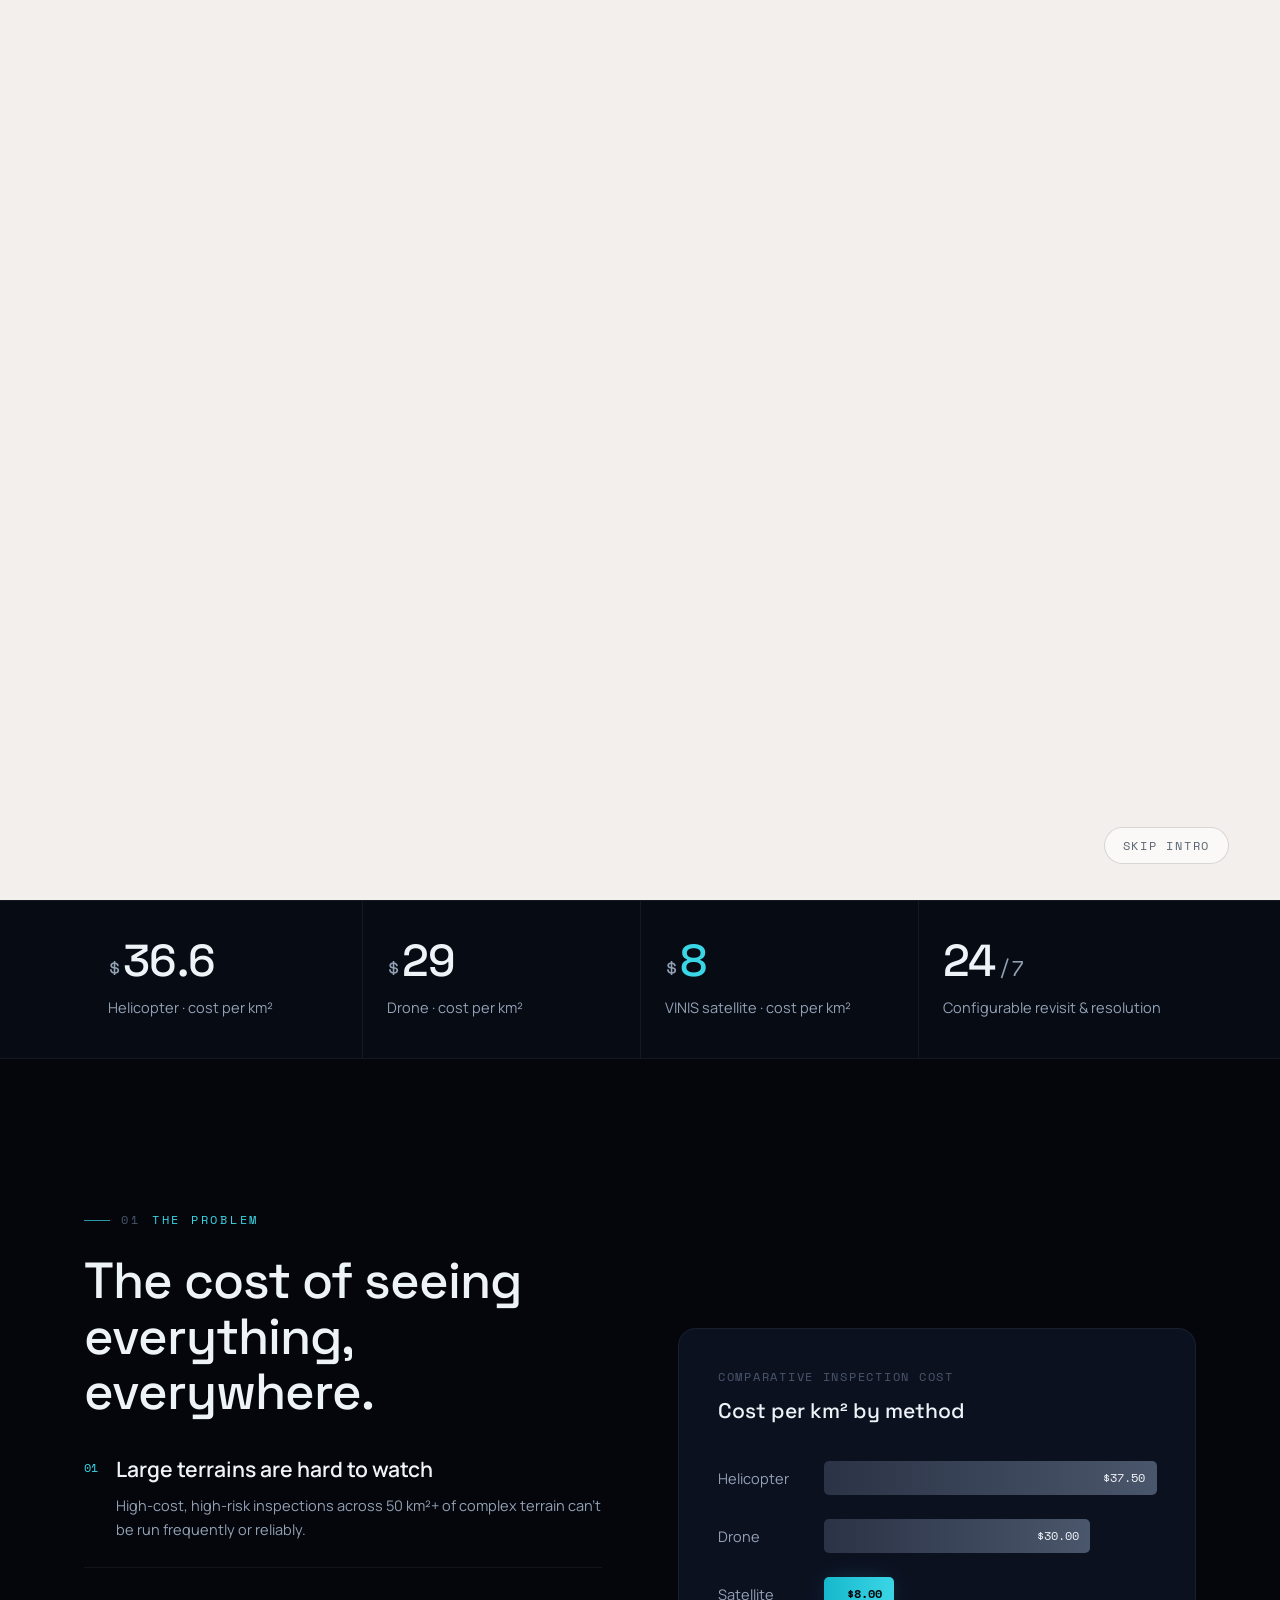
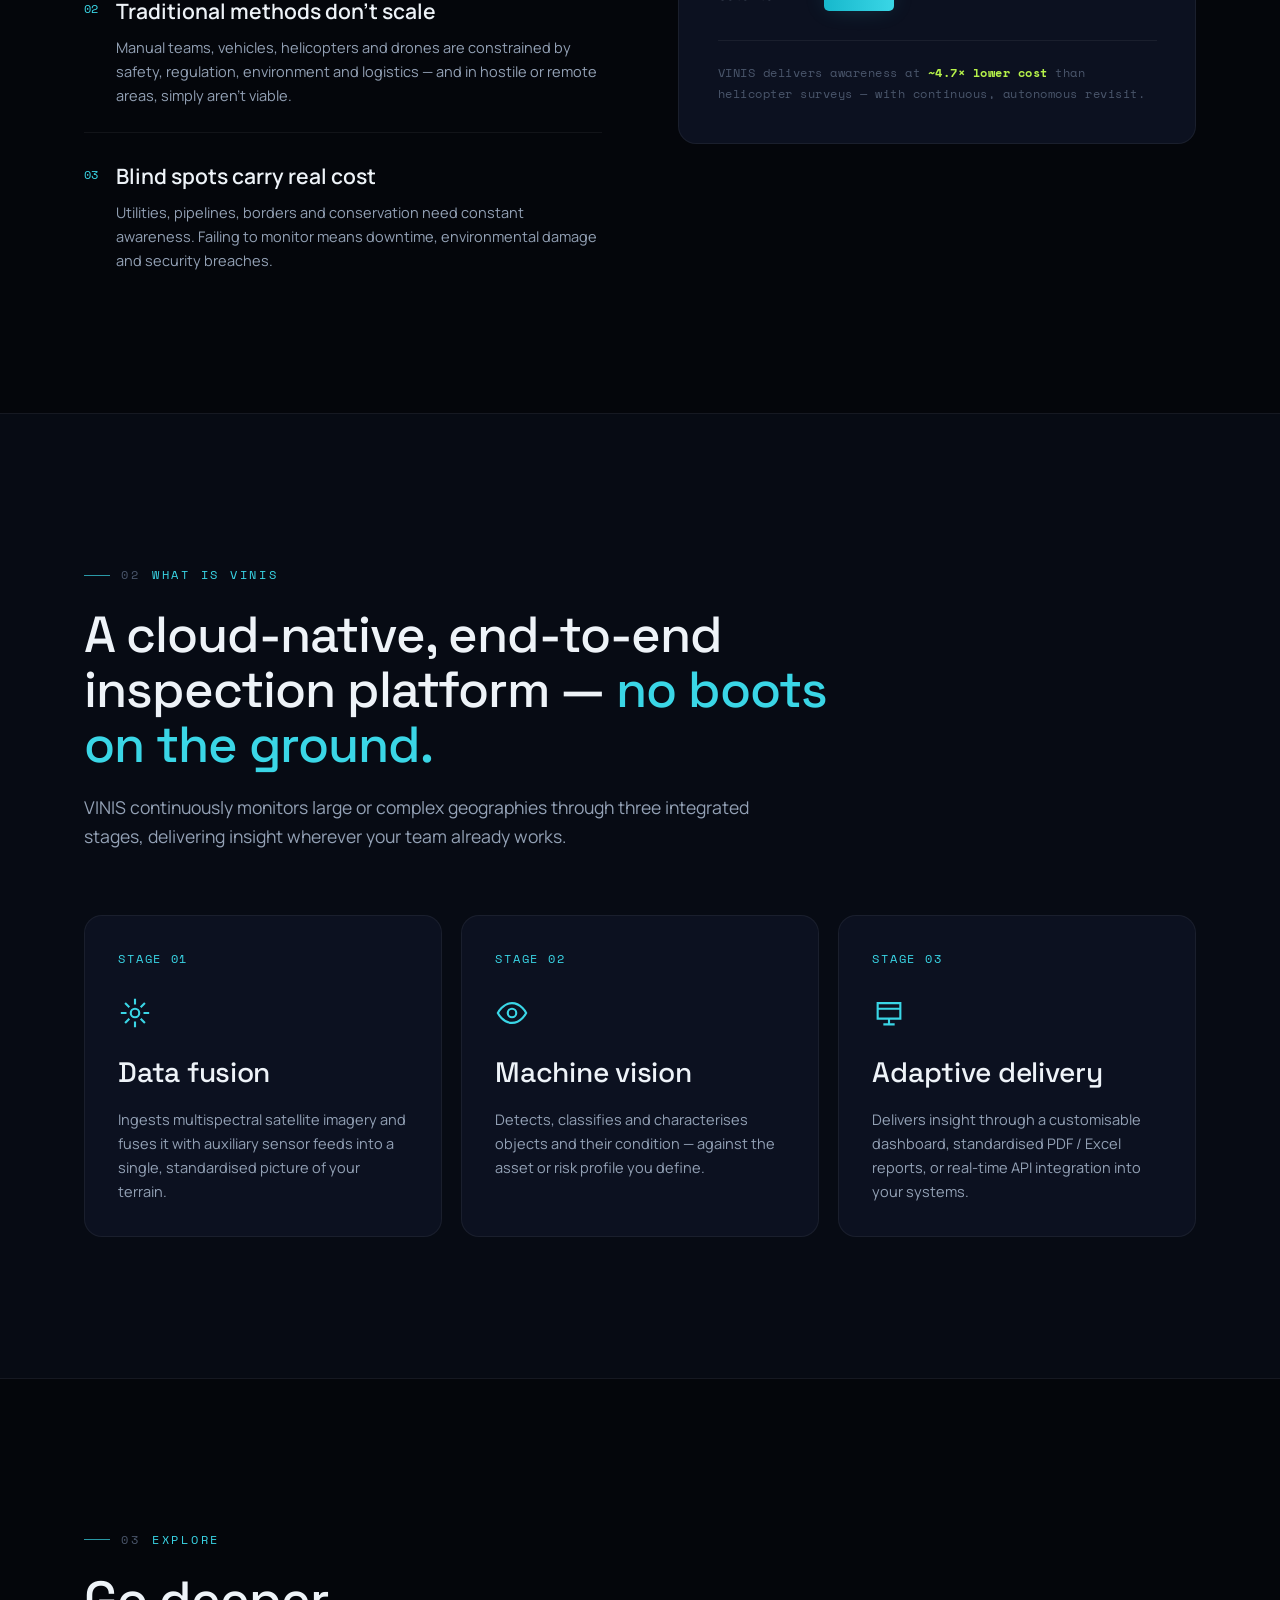
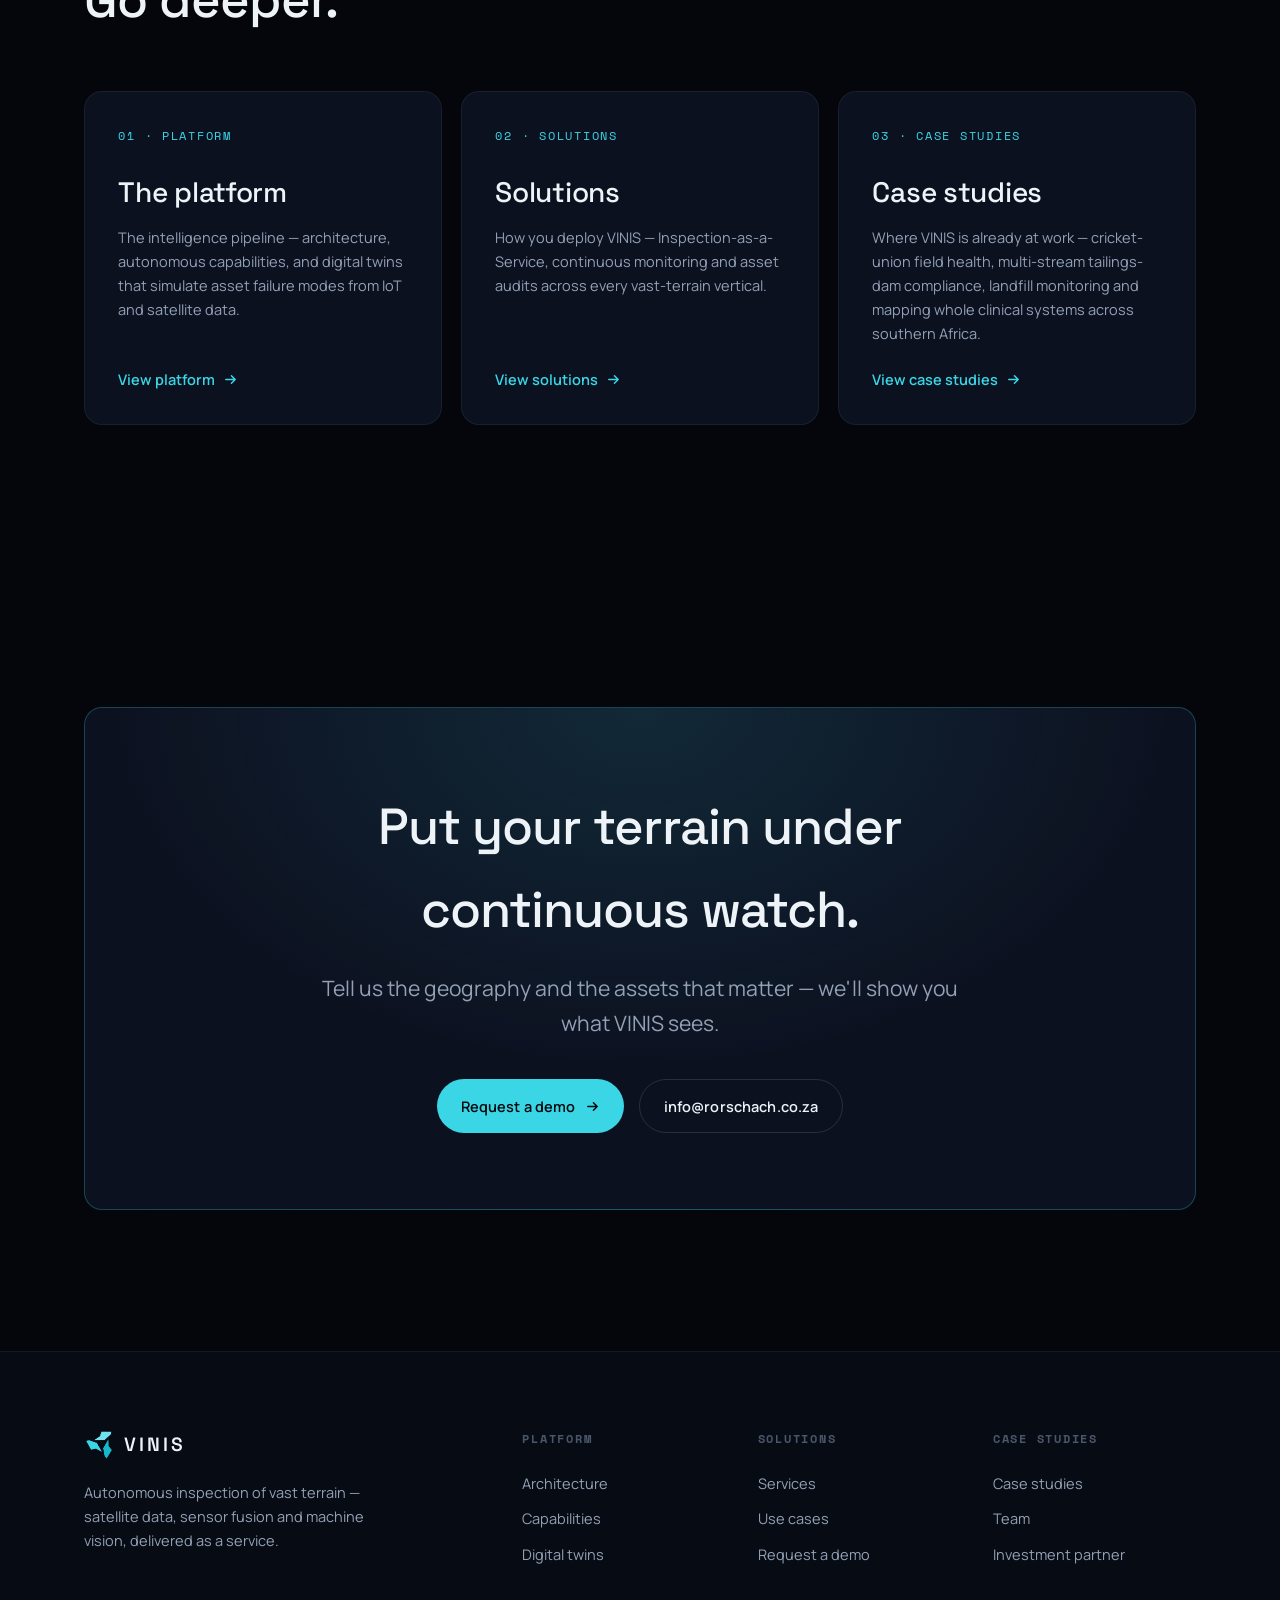
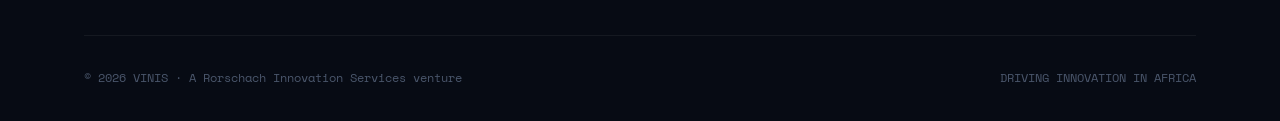
<file: index.html>
<!DOCTYPE html>
<html lang="en">
<head>
  <meta charset="UTF-8" />
  <meta name="viewport" content="width=device-width, initial-scale=1.0" />
  <title>VINIS — Autonomous Terrain Inspection from Orbit</title>
  <meta name="description" content="VINIS (Vast Infrastructure Inspection Solution) is a cloud-native platform that continuously monitors large and complex geographies using satellite data, sensor fusion and machine vision — no boots on the ground. A Rorschach Innovation Services venture." />

  <link rel="preconnect" href="https://fonts.googleapis.com" />
  <link rel="preconnect" href="https://fonts.gstatic.com" crossorigin />
  <link href="https://fonts.googleapis.com/css2?family=Space+Grotesk:wght@400;500;600;700&family=Manrope:wght@400;500;600;700;800&family=Space+Mono:wght@400;700&display=swap" rel="stylesheet" />
  <link rel="stylesheet" href="style.css" />
  <link rel="icon" type="image/png" href="assets/vinis-mark.png" />
</head>
<body>

  <!-- ============ LANDING INTRO ============ -->
  <div class="intro" id="intro" role="presentation">
    <video class="intro-video" id="introVideo" muted playsinline preload="auto" aria-hidden="true">
      <source src="assets/vinis-logo-animation.mp4" type="video/mp4" />
    </video>
    <button class="intro-skip" id="introSkip" type="button">Skip intro</button>
  </div>

  <!-- ============ NAV ============ -->
  <nav class="nav" id="nav">
    <div class="wrap nav-inner">
      <a href="index.html" class="brand" aria-label="VINIS home">
        <img class="mark" src="assets/vinis-mark.png" alt="" width="30" height="30" />
        <span class="wordmark">VINIS</span>
        <span class="sub">Vast Infrastructure Inspection</span>
      </a>
      <div class="nav-links" id="navLinks">
        <a href="index.html" class="active">Home</a>
        <a href="platform.html">Platform</a>
        <a href="solutions.html">Solutions</a>
        <a href="case-studies.html">Case Studies</a>
        <a href="team.html">Team</a>
        <a href="#contact" class="btn btn-primary">
          Request a demo
          <svg viewBox="0 0 16 16" fill="none"><path d="M3 8h10M9 4l4 4-4 4" stroke="currentColor" stroke-width="1.6" stroke-linecap="round" stroke-linejoin="round"/></svg>
        </a>
      </div>
      <button class="nav-toggle" id="navToggle" aria-label="Menu" aria-expanded="false">
        <span></span><span></span><span></span>
      </button>
    </div>
  </nav>

  <!-- ============ HERO ============ -->
  <header class="hero" id="top">
    <div class="hero-bg"><div class="hero-scan"></div></div>
    <div class="wrap hero-grid">
      <div class="hero-copy">
        <span class="hero-eyebrow"><span class="dot"></span>A Rorschach Innovation Services venture</span>
        <h1 class="tagline">
          <span class="line">A different <em>view</em></span>
          <span class="line">for a different <em>perspective.</em></span>
        </h1>
        <p class="hero-lead">
          VINIS is a cloud-native inspection platform that continuously monitors vast,
          complex terrain — fusing satellite imagery, sensor feeds and machine vision to
          watch your assets 24/7. No aircraft. No field teams. No boots on the ground.
        </p>
        <div class="hero-cta">
          <a href="#contact" class="btn btn-primary">
            Request a demo
            <svg viewBox="0 0 16 16" fill="none"><path d="M3 8h10M9 4l4 4-4 4" stroke="currentColor" stroke-width="1.6" stroke-linecap="round" stroke-linejoin="round"/></svg>
          </a>
          <a href="platform.html" class="btn btn-ghost">Explore the platform</a>
        </div>
        <div class="hero-meta">
          <div>SATELLITE + SENSOR FUSION</div>
          <div>MACHINE VISION</div>
          <div>TERRAINS <span>50&nbsp;km²+</span></div>
        </div>
      </div>
      <div class="hero-visual">
        <div class="orbit">
          <div class="orbit-label tl">AOI · 50&nbsp;cm GSD</div>
          <div class="orbit-ring"></div>
          <div class="orbit-ring r2"></div>
          <div class="orbit-ring r3"></div>
          <div class="orbit-core"></div>
          <div class="orbit-sat"><span class="sat"></span></div>
          <div class="orbit-sat s2"><span class="sat"></span></div>
          <div class="orbit-label br">−29.8587° S · 31.0218° E</div>
        </div>
      </div>
    </div>
  </header>

  <!-- ============ COST STRIP ============ -->
  <section class="strip">
    <div class="wrap">
      <div class="strip-grid">
        <div class="strip-item">
          <div class="k"><span class="u">$</span><span data-count="37.5" data-dec="1">37.5</span></div>
          <div class="l">Helicopter · cost per km²</div>
        </div>
        <div class="strip-item">
          <div class="k"><span class="u">$</span><span data-count="30" data-dec="0">30</span></div>
          <div class="l">Drone · cost per km²</div>
        </div>
        <div class="strip-item">
          <div class="k hl"><span class="u">$</span><span data-count="8" data-dec="0">8</span></div>
          <div class="l">VINIS satellite · cost per km²</div>
        </div>
        <div class="strip-item">
          <div class="k">24<span class="u">/7</span></div>
          <div class="l">Configurable revisit &amp; resolution</div>
        </div>
      </div>
    </div>
  </section>

  <!-- ============ PROBLEM ============ -->
  <section class="section-pad" id="problem">
    <div class="wrap">
      <div class="split">
        <div class="reveal">
          <span class="eyebrow"><span class="num">01</span> The problem</span>
          <h2 style="font-family:var(--display);font-size:var(--t-2xl);font-weight:500;line-height:1.1;letter-spacing:-0.02em;margin-bottom:2rem;">
            The cost of seeing everything, everywhere.
          </h2>
          <div class="problem-list">
            <div class="problem-item">
              <span class="pn">01</span>
              <div>
                <h4>Large terrains are hard to watch</h4>
                <p>High-cost, high-risk inspections across 50&nbsp;km²+ of complex terrain can't be run frequently or reliably.</p>
              </div>
            </div>
            <div class="problem-item">
              <span class="pn">02</span>
              <div>
                <h4>Traditional methods don't scale</h4>
                <p>Manual teams, vehicles, helicopters and drones are constrained by safety, regulation, environment and logistics — and in hostile or remote areas, simply aren't viable.</p>
              </div>
            </div>
            <div class="problem-item">
              <span class="pn">03</span>
              <div>
                <h4>Blind spots carry real cost</h4>
                <p>Utilities, pipelines, borders and conservation need constant awareness. Failing to monitor means downtime, environmental damage and security breaches.</p>
              </div>
            </div>
          </div>
        </div>

        <div class="reveal d1">
          <div class="chart-card">
            <div class="ct">Comparative inspection cost</div>
            <div class="ch">Cost per km² by method</div>
            <div class="bars" id="costBars">
              <div class="bar-row">
                <span class="bl">Helicopter</span>
                <div class="bar-track"><div class="bar-fill" data-w="100">$37.50</div></div>
              </div>
              <div class="bar-row">
                <span class="bl">Drone</span>
                <div class="bar-track"><div class="bar-fill" data-w="80">$30.00</div></div>
              </div>
              <div class="bar-row win">
                <span class="bl">Satellite</span>
                <div class="bar-track"><div class="bar-fill" data-w="21">$8.00</div></div>
              </div>
            </div>
            <div class="chart-foot">
              VINIS delivers awareness at <b>~4.7× lower cost</b> than helicopter surveys —
              with continuous, autonomous revisit.
            </div>
          </div>
        </div>
      </div>
    </div>
  </section>

  <!-- ============ HOW IT WORKS ============ -->
  <section class="section-pad" id="how" style="background:var(--bg-2);border-block:1px solid var(--border);">
    <div class="wrap">
      <div class="section-head reveal">
        <span class="eyebrow"><span class="num">02</span> What is VINIS</span>
        <h2>A cloud-native, end-to-end inspection platform — <em>no boots on the ground.</em></h2>
        <p>VINIS continuously monitors large or complex geographies through three integrated stages, delivering insight wherever your team already works.</p>
      </div>

      <div class="steps">
        <div class="step reveal">
          <div class="sn">STAGE 01</div>
          <svg class="icn" viewBox="0 0 24 24" fill="none" stroke="currentColor" stroke-width="1.5"><path d="M12 2v4M12 18v4M2 12h4M18 12h4M5 5l3 3M16 16l3 3M19 5l-3 3M8 16l-3 3"/><circle cx="12" cy="12" r="3"/></svg>
          <h3>Data fusion</h3>
          <p>Ingests multispectral satellite imagery and fuses it with auxiliary sensor feeds into a single, standardised picture of your terrain.</p>
        </div>
        <div class="step reveal d1">
          <div class="sn">STAGE 02</div>
          <svg class="icn" viewBox="0 0 24 24" fill="none" stroke="currentColor" stroke-width="1.5"><path d="M2 12s3.5-7 10-7 10 7 10 7-3.5 7-10 7-10-7-10-7Z"/><circle cx="12" cy="12" r="3"/></svg>
          <h3>Machine vision</h3>
          <p>Detects, classifies and characterises objects and their condition — against the asset or risk profile you define.</p>
        </div>
        <div class="step reveal d2">
          <div class="sn">STAGE 03</div>
          <svg class="icn" viewBox="0 0 24 24" fill="none" stroke="currentColor" stroke-width="1.5"><path d="M4 5h16v11H4z"/><path d="M4 9h16M8 20h8M12 16v4"/></svg>
          <h3>Adaptive delivery</h3>
          <p>Delivers insight through a customisable dashboard, standardised PDF / Excel reports, or real-time API integration into your systems.</p>
        </div>
      </div>
    </div>
  </section>

  <!-- ============ EXPLORE ============ -->
  <section class="section-pad">
    <div class="wrap">
      <div class="section-head reveal">
        <span class="eyebrow"><span class="num">03</span> Explore</span>
        <h2>Go deeper.</h2>
      </div>
      <div class="explore">
        <a href="platform.html" class="explore-card reveal">
          <span class="xn">01 · PLATFORM</span>
          <h3>The platform</h3>
          <p>The intelligence pipeline — architecture, autonomous capabilities, and digital twins that simulate asset failure modes from IoT and satellite data.</p>
          <span class="go">View platform <svg viewBox="0 0 16 16" fill="none"><path d="M3 8h10M9 4l4 4-4 4" stroke="currentColor" stroke-width="1.6" stroke-linecap="round" stroke-linejoin="round"/></svg></span>
        </a>
        <a href="solutions.html" class="explore-card reveal d1">
          <span class="xn">02 · SOLUTIONS</span>
          <h3>Solutions</h3>
          <p>How you deploy VINIS — Inspection-as-a-Service, continuous monitoring and asset audits across every vast-terrain vertical.</p>
          <span class="go">View solutions <svg viewBox="0 0 16 16" fill="none"><path d="M3 8h10M9 4l4 4-4 4" stroke="currentColor" stroke-width="1.6" stroke-linecap="round" stroke-linejoin="round"/></svg></span>
        </a>
        <a href="case-studies.html" class="explore-card reveal d2">
          <span class="xn">03 · CASE STUDIES</span>
          <h3>Case studies</h3>
          <p>Where VINIS is already at work — cricket-union field health, multi-stream tailings-dam compliance, landfill monitoring and mapping whole clinical systems across southern Africa.</p>
          <span class="go">View case studies <svg viewBox="0 0 16 16" fill="none"><path d="M3 8h10M9 4l4 4-4 4" stroke="currentColor" stroke-width="1.6" stroke-linecap="round" stroke-linejoin="round"/></svg></span>
        </a>
      </div>
    </div>
  </section>

  <!-- ============ CTA ============ -->
  <section class="section-pad" id="contact">
    <div class="wrap">
      <div class="cta reveal">
        <h2>Put your terrain under continuous watch.</h2>
        <p>Tell us the geography and the assets that matter — we'll show you what VINIS sees.</p>
        <div class="hero-cta">
          <a href="mailto:info@rorschach.co.za?subject=VINIS%20demo%20request" class="btn btn-primary">
            Request a demo
            <svg viewBox="0 0 16 16" fill="none"><path d="M3 8h10M9 4l4 4-4 4" stroke="currentColor" stroke-width="1.6" stroke-linecap="round" stroke-linejoin="round"/></svg>
          </a>
          <a href="mailto:info@rorschach.co.za" class="btn btn-ghost">info@rorschach.co.za</a>
        </div>
      </div>
    </div>
  </section>

  <!-- ============ FOOTER ============ -->
  <footer class="footer">
    <div class="wrap">
      <div class="footer-grid">
        <div>
          <a href="index.html" class="brand">
            <img class="mark" src="assets/vinis-mark.png" alt="" width="30" height="30" />
            <span>VINIS</span>
          </a>
          <p class="fdesc">Autonomous inspection of vast terrain — satellite data, sensor fusion and machine vision, delivered as a service.</p>
        </div>
        <div class="footer-col">
          <h6>Platform</h6>
          <a href="platform.html">Architecture</a>
          <a href="platform.html#capabilities">Capabilities</a>
          <a href="platform.html#twin">Digital twins</a>
        </div>
        <div class="footer-col">
          <h6>Solutions</h6>
          <a href="solutions.html">Services</a>
          <a href="solutions.html#use-cases">Use cases</a>
          <a href="#contact">Request a demo</a>
        </div>
        <div class="footer-col">
          <h6>Case studies</h6>
          <a href="case-studies.html#cases">Case studies</a>
          <a href="team.html#team">Team</a>
          <a href="team.html#partner">Investment partner</a>
        </div>
      </div>
      <div class="footer-bottom">
        <span>© 2026 VINIS · A Rorschach Innovation Services venture</span>
        <span>DRIVING INNOVATION IN AFRICA</span>
      </div>
    </div>
  </footer>

  <script src="script.js"></script>
  <script>
  /* ---- Landing intro: play the logo animation (sped up), then reveal the site ---- */
  (function () {
    var intro = document.getElementById('intro');
    if (!intro) return;
    var reduce = window.matchMedia('(prefers-reduced-motion: reduce)').matches;
    var seen = false;
    try { seen = sessionStorage.getItem('vinis_intro') === '1'; } catch (e) {}

    function remove() {
      document.body.classList.remove('intro-lock');
      if (intro && intro.parentNode) intro.parentNode.removeChild(intro);
    }

    // Returning visitor this session, or reduced-motion: no intro.
    if (seen || reduce) { remove(); return; }

    document.body.classList.add('intro-lock');
    var v = document.getElementById('introVideo');
    var SPEED = 2.5;            // ~11s clip → ~4.4s landing animation
    var done = false;

    function finish() {
      if (done) return;
      done = true;
      try { sessionStorage.setItem('vinis_intro', '1'); } catch (e) {}
      intro.classList.add('hide');
      setTimeout(remove, 800);   // after the fade-out
    }

    document.getElementById('introSkip').addEventListener('click', finish);
    v.addEventListener('loadedmetadata', function () { v.playbackRate = SPEED; });
    v.playbackRate = SPEED;
    v.addEventListener('ended', finish);
    v.addEventListener('error', finish);
    // Safety net: never trap the visitor if the clip stalls or autoplay is blocked.
    setTimeout(finish, 6500);

    var p = v.play();
    if (p && p.catch) { p.catch(function () { finish(); }); }
  })();
  </script>
</body>
</html>
</file>
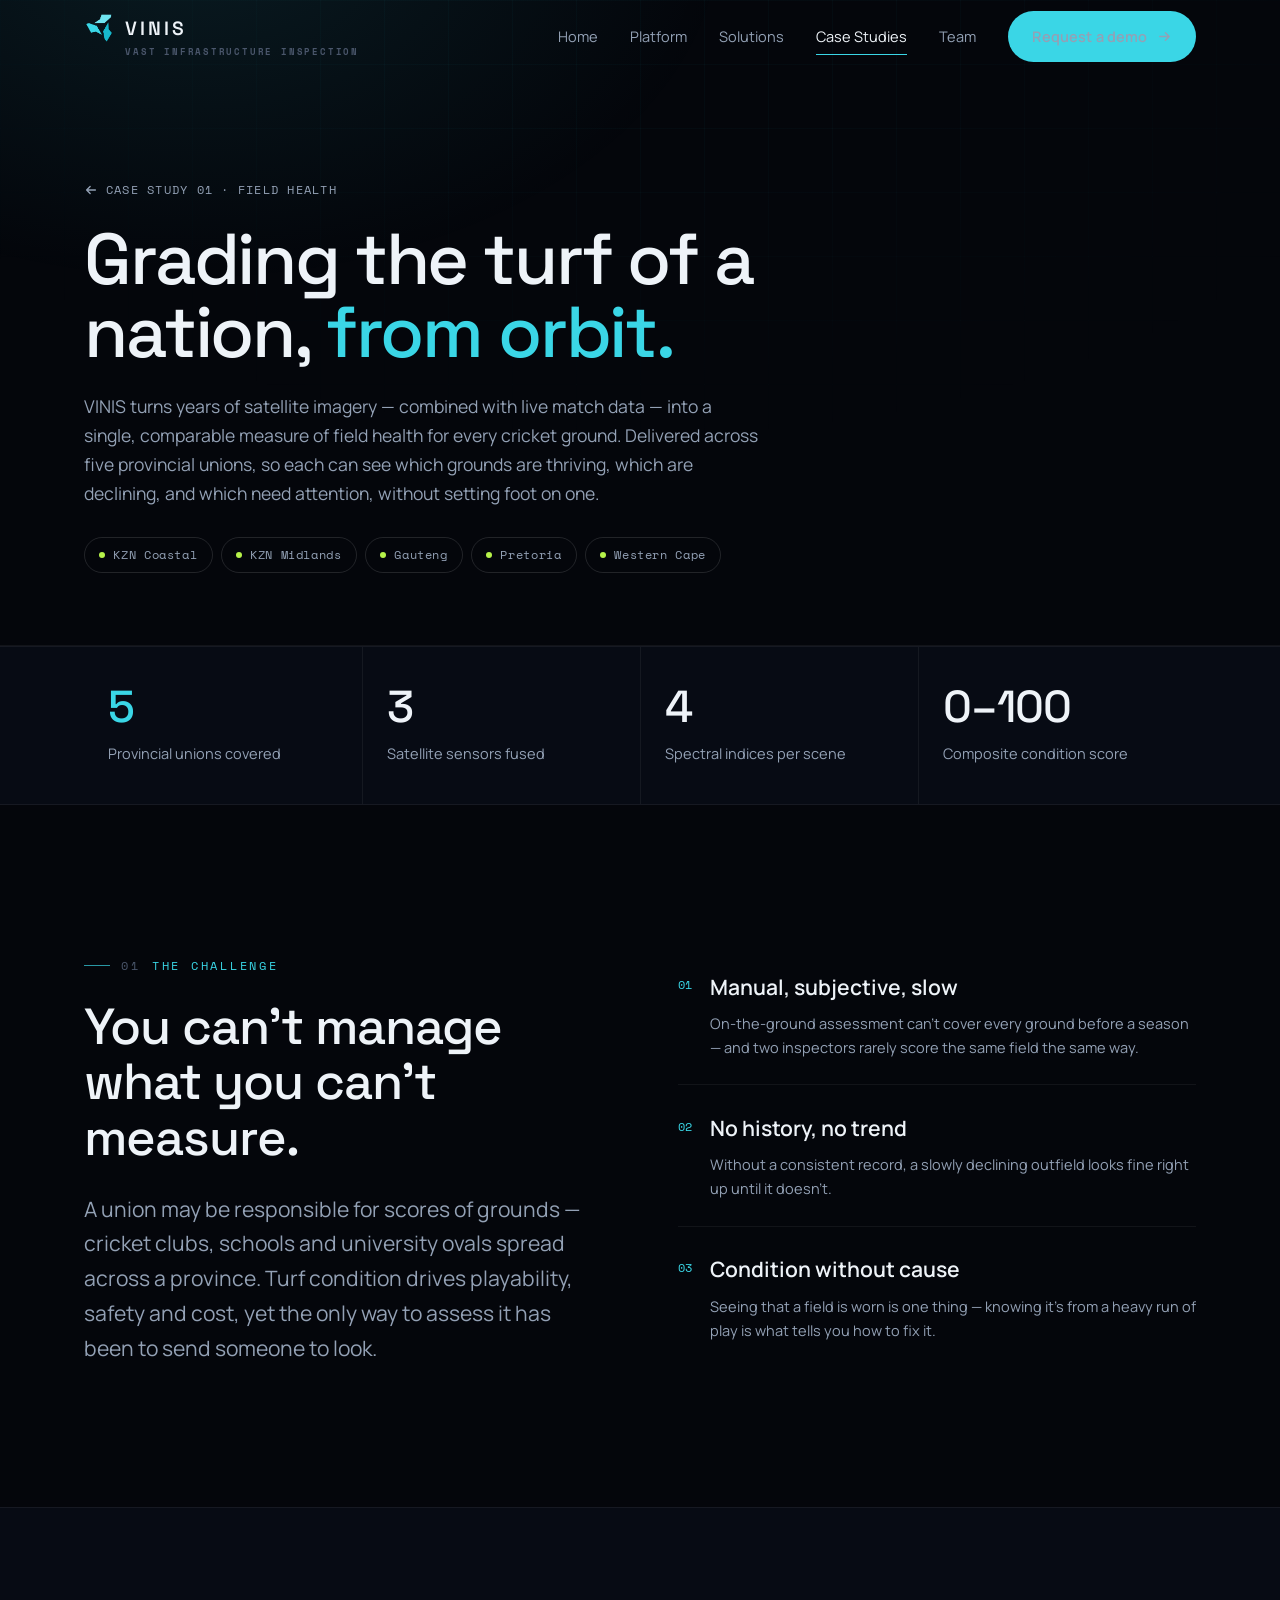
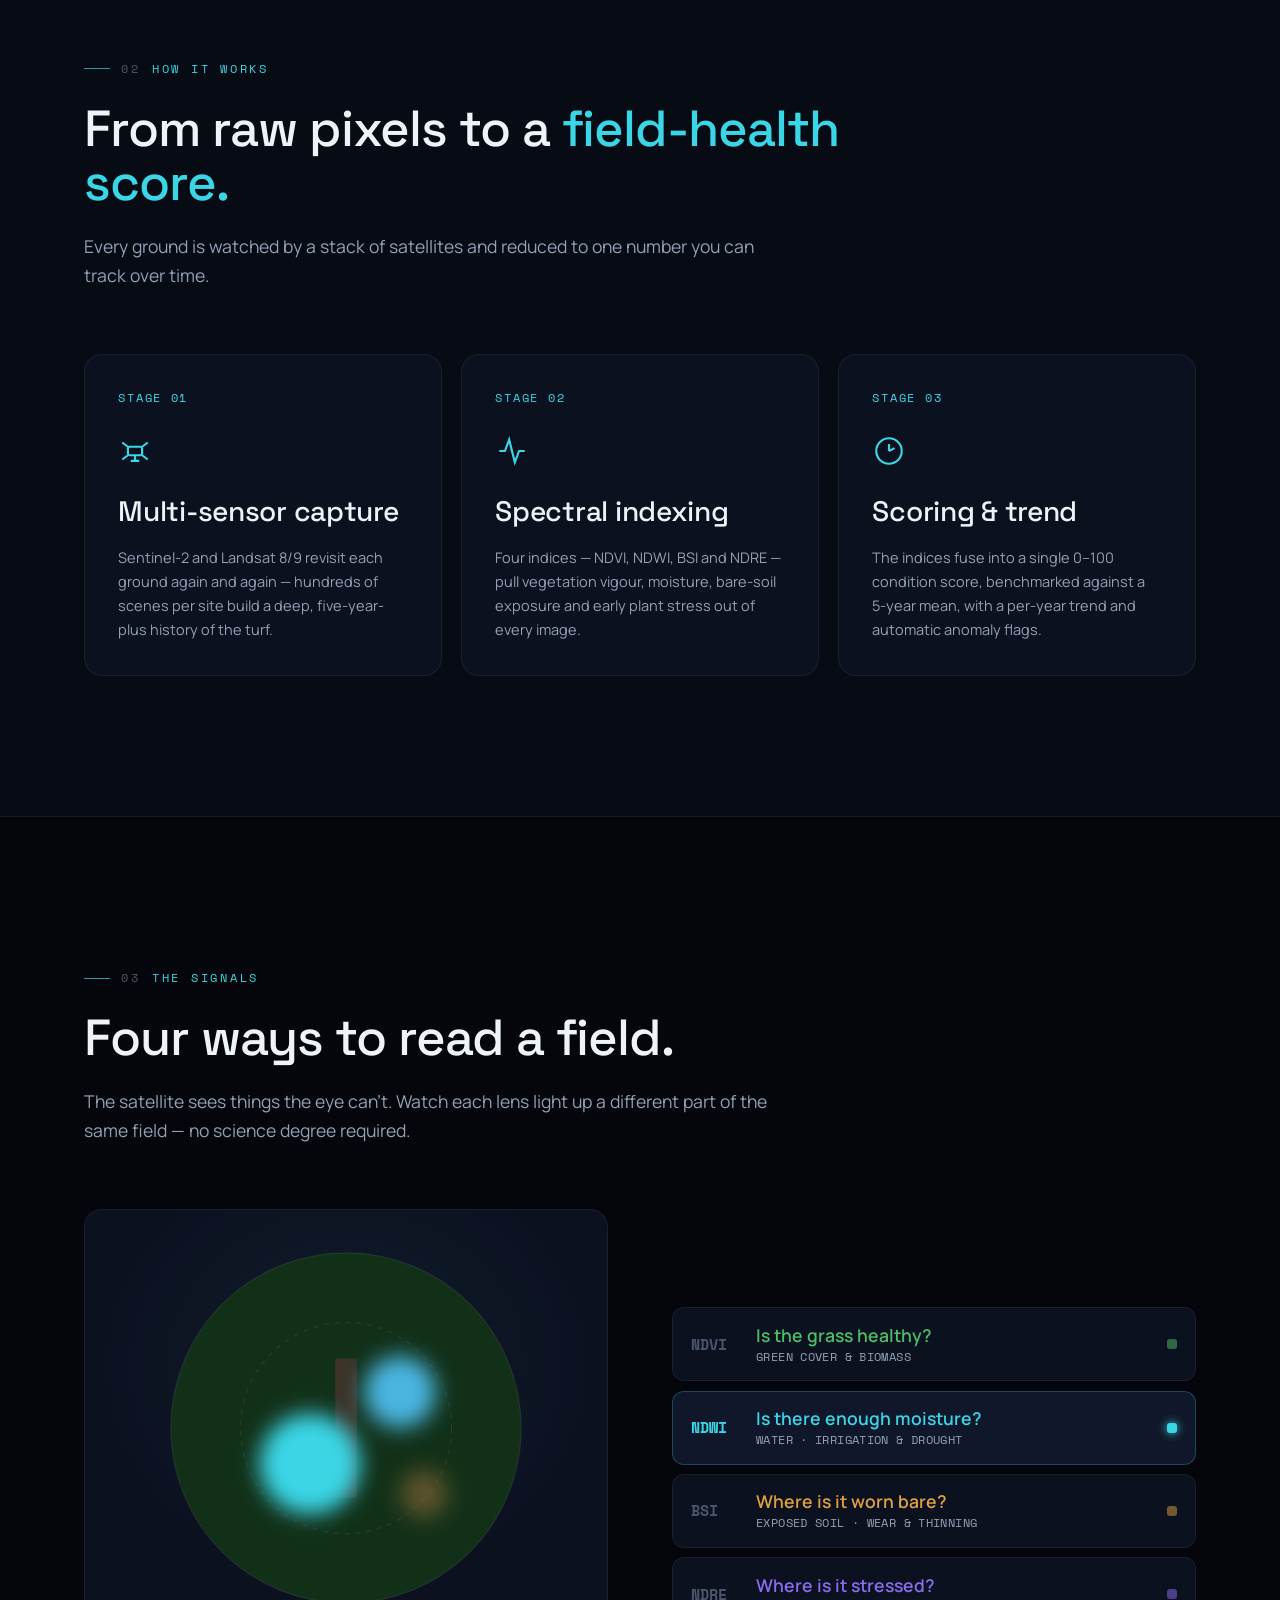
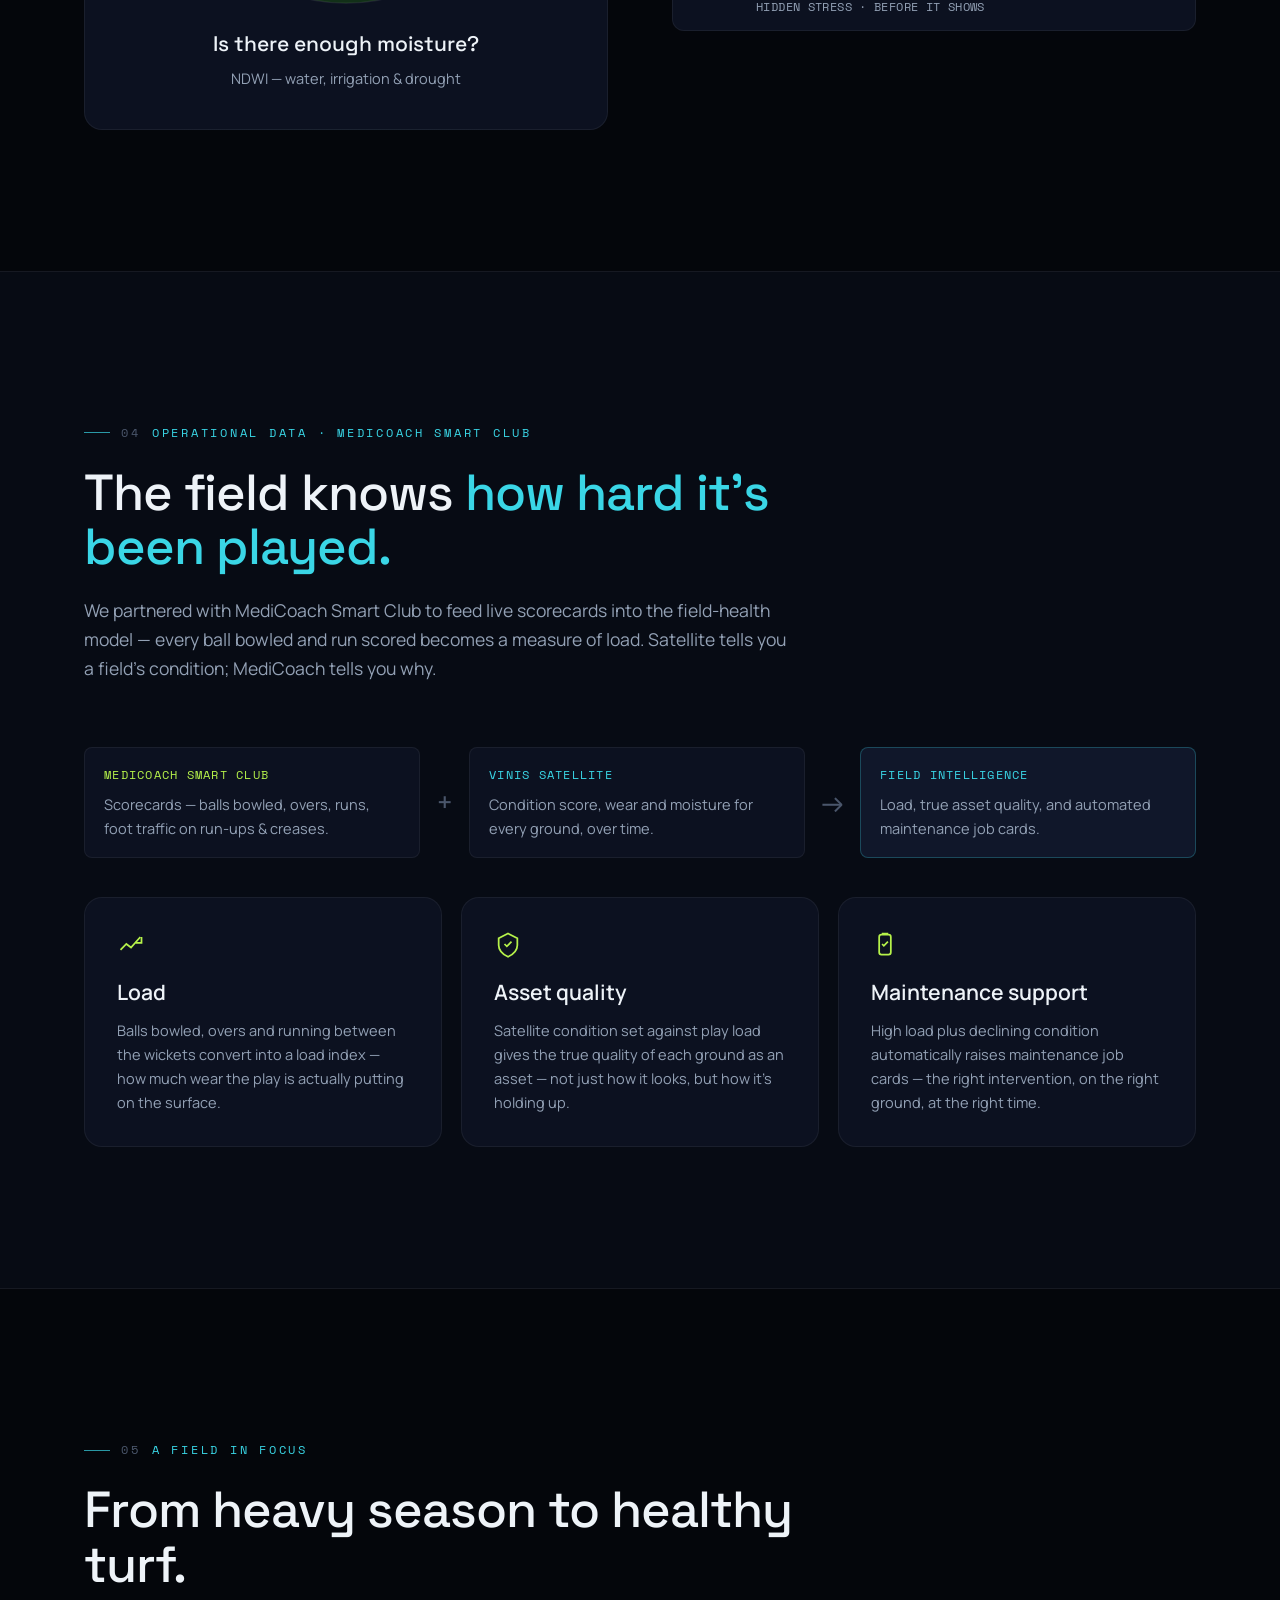
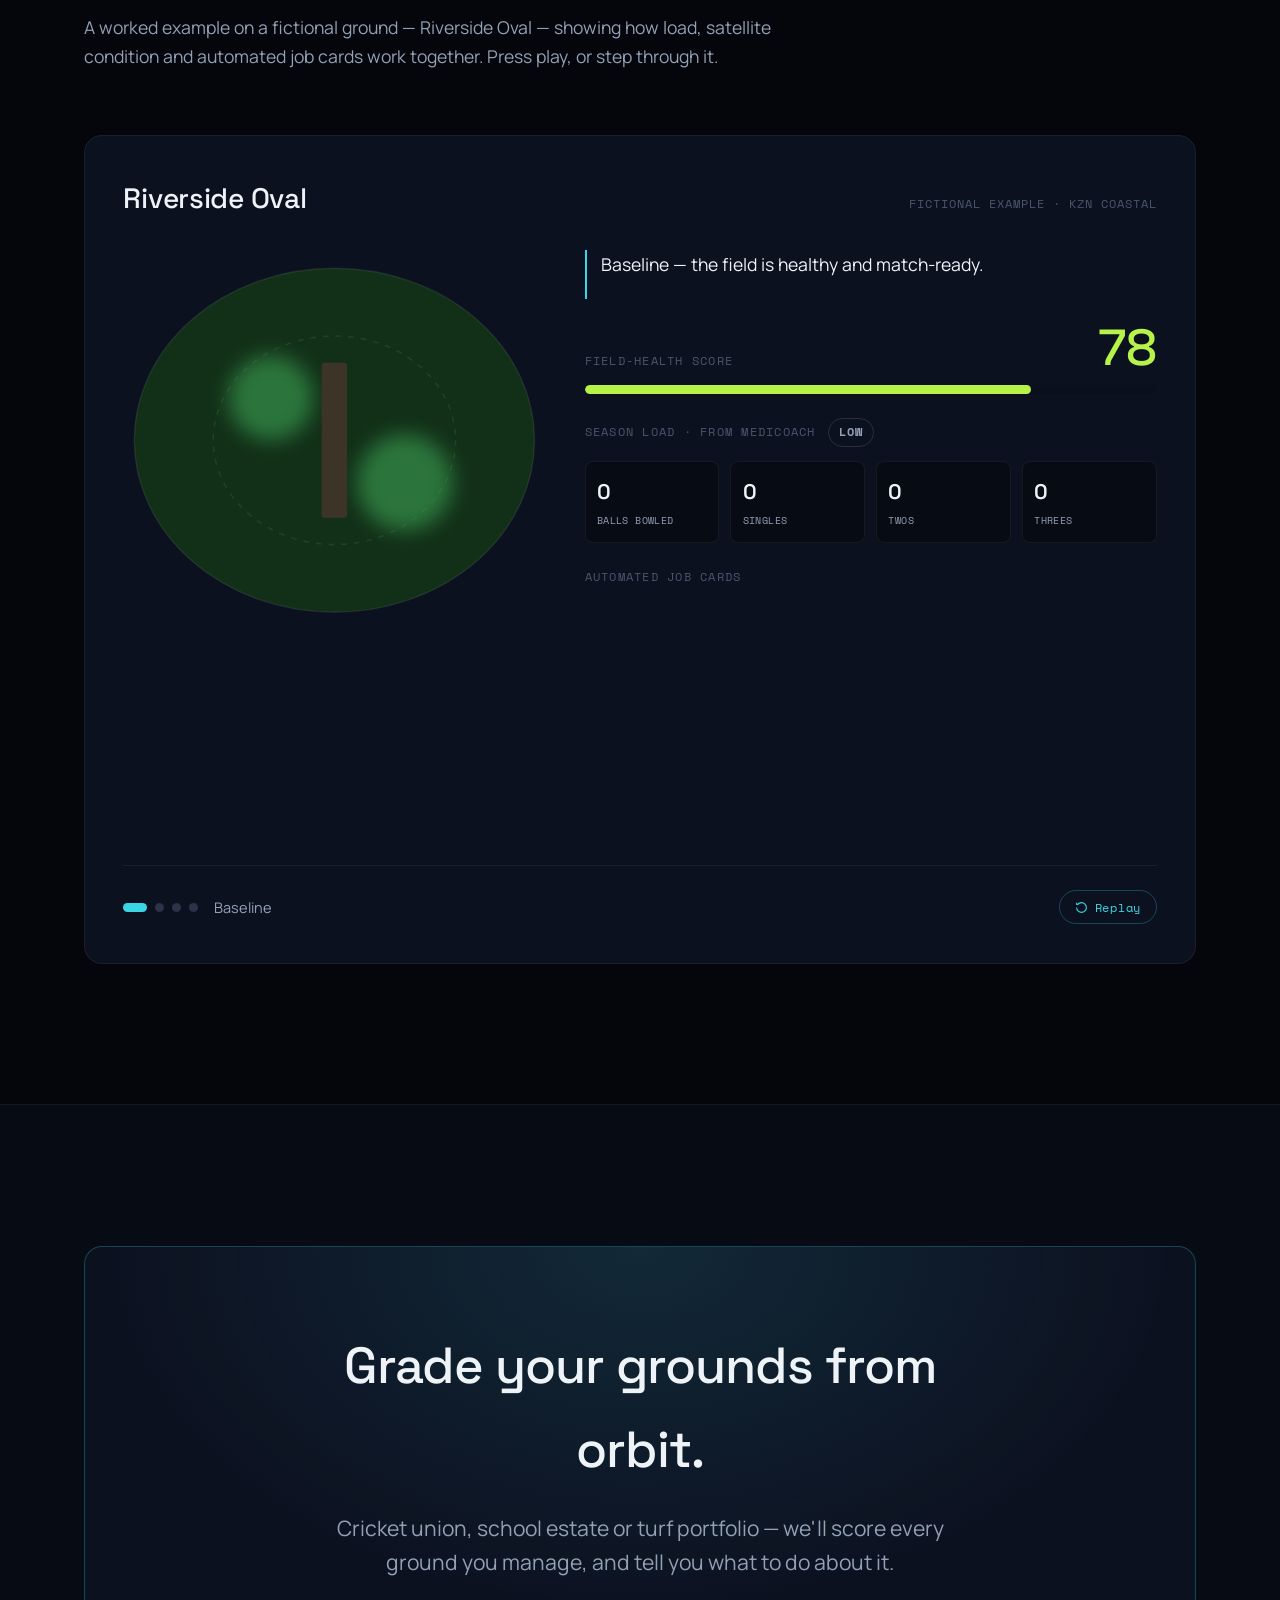
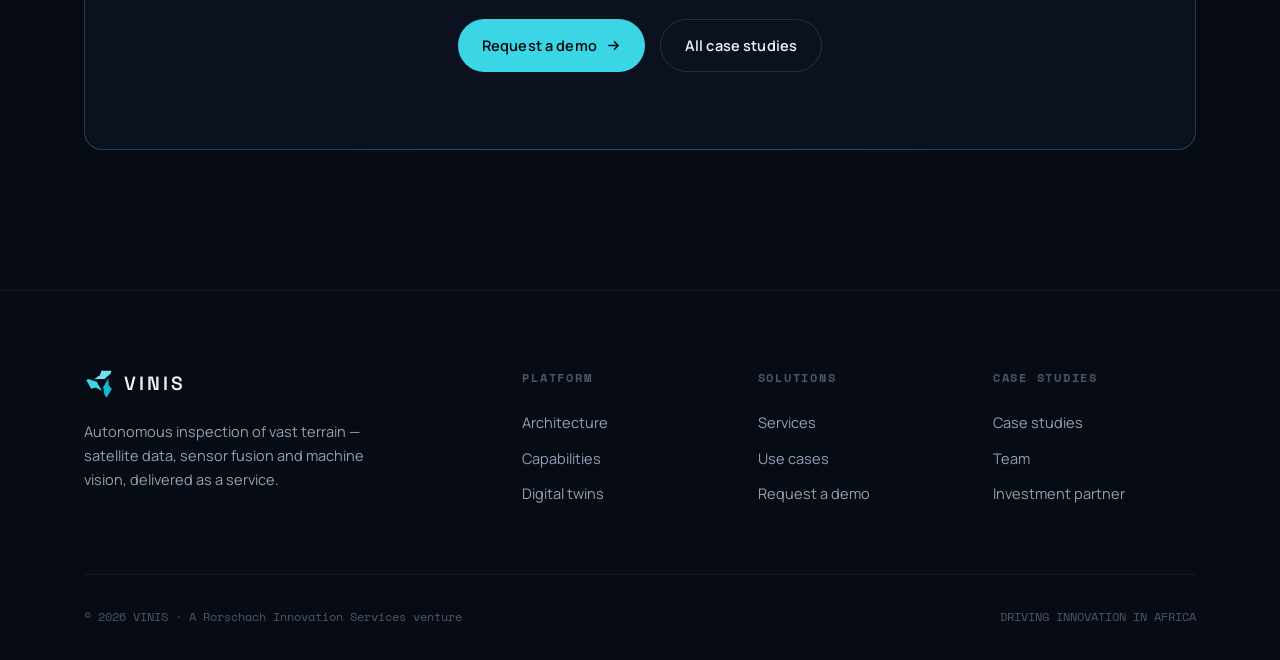
<file: case-field-health.html>
<!DOCTYPE html>
<html lang="en">
<head>
  <meta charset="UTF-8" />
  <meta name="viewport" content="width=device-width, initial-scale=1.0" />
  <title>Field-Health Monitoring — VINIS Case Study</title>
  <meta name="description" content="How VINIS monitors cricket field health across five South African unions with satellite imagery and MediCoach Smart Club scorecard data — turning play load into automated maintenance job cards for rest, irrigation and topsoil." />

  <link rel="preconnect" href="https://fonts.googleapis.com" />
  <link rel="preconnect" href="https://fonts.gstatic.com" crossorigin />
  <link href="https://fonts.googleapis.com/css2?family=Space+Grotesk:wght@400;500;600;700&family=Manrope:wght@400;500;600;700;800&family=Space+Mono:wght@400;700&display=swap" rel="stylesheet" />
  <link rel="stylesheet" href="style.css" />
  <link rel="icon" type="image/png" href="assets/vinis-mark.png" />
</head>
<body>

  <!-- ============ NAV ============ -->
  <nav class="nav" id="nav">
    <div class="wrap nav-inner">
      <a href="index.html" class="brand" aria-label="VINIS home">
        <img class="mark" src="assets/vinis-mark.png" alt="" width="30" height="30" />
        <span class="wordmark">VINIS</span>
        <span class="sub">Vast Infrastructure Inspection</span>
      </a>
      <div class="nav-links" id="navLinks">
        <a href="index.html">Home</a>
        <a href="platform.html">Platform</a>
        <a href="solutions.html">Solutions</a>
        <a href="case-studies.html" class="active">Case Studies</a>
        <a href="team.html">Team</a>
        <a href="index.html#contact" class="btn btn-primary">
          Request a demo
          <svg viewBox="0 0 16 16" fill="none"><path d="M3 8h10M9 4l4 4-4 4" stroke="currentColor" stroke-width="1.6" stroke-linecap="round" stroke-linejoin="round"/></svg>
        </a>
      </div>
      <button class="nav-toggle" id="navToggle" aria-label="Menu" aria-expanded="false">
        <span></span><span></span><span></span>
      </button>
    </div>
  </nav>

  <!-- ============ PAGE HEADER ============ -->
  <header class="page-header" id="top">
    <div class="wrap">
      <a href="case-studies.html#cases" class="back-link reveal">
        <svg viewBox="0 0 16 16" fill="none" width="14" height="14"><path d="M13 8H3M7 4L3 8l4 4" stroke="currentColor" stroke-width="1.6" stroke-linecap="round" stroke-linejoin="round"/></svg>
        Case study 01 · Field health
      </a>
      <h1 class="reveal">Grading the turf of a nation, <em>from orbit.</em></h1>
      <p class="lead reveal d1">
        VINIS turns years of satellite imagery — combined with live match data — into a single,
        comparable measure of field health for every cricket ground. Delivered across five
        provincial unions, so each can see which grounds are thriving, which are declining, and
        which need attention, without setting foot on one.
      </p>
      <div class="union-chips reveal d2">
        <span class="union-chip"><span class="dot"></span>KZN Coastal</span>
        <span class="union-chip"><span class="dot"></span>KZN Midlands</span>
        <span class="union-chip"><span class="dot"></span>Gauteng</span>
        <span class="union-chip"><span class="dot"></span>Pretoria</span>
        <span class="union-chip"><span class="dot"></span>Western Cape</span>
      </div>
    </div>
  </header>

  <!-- ============ STAT BAND ============ -->
  <section class="strip">
    <div class="wrap">
      <div class="strip-grid">
        <div class="strip-item">
          <div class="k hl"><span data-count="5" data-dec="0">5</span></div>
          <div class="l">Provincial unions covered</div>
        </div>
        <div class="strip-item">
          <div class="k"><span data-count="3" data-dec="0">3</span></div>
          <div class="l">Satellite sensors fused</div>
        </div>
        <div class="strip-item">
          <div class="k"><span data-count="4" data-dec="0">4</span></div>
          <div class="l">Spectral indices per scene</div>
        </div>
        <div class="strip-item">
          <div class="k">0–100</div>
          <div class="l">Composite condition score</div>
        </div>
      </div>
    </div>
  </section>

  <!-- ============ CHALLENGE ============ -->
  <section class="section-pad" id="challenge">
    <div class="wrap">
      <div class="split">
        <div class="reveal">
          <span class="eyebrow"><span class="num">01</span> The challenge</span>
          <h2 style="font-family:var(--display);font-size:var(--t-2xl);font-weight:500;line-height:1.1;letter-spacing:-0.02em;margin-bottom:1.6rem;">
            You can't manage what you can't measure.
          </h2>
          <p style="color:var(--text-2);font-size:var(--t-lg);">
            A union may be responsible for scores of grounds — cricket clubs, schools and
            university ovals spread across a province. Turf condition drives playability,
            safety and cost, yet the only way to assess it has been to send someone to look.
          </p>
        </div>
        <div class="reveal d1">
          <div class="problem-list">
            <div class="problem-item">
              <span class="pn">01</span>
              <div><h4>Manual, subjective, slow</h4><p>On-the-ground assessment can't cover every ground before a season — and two inspectors rarely score the same field the same way.</p></div>
            </div>
            <div class="problem-item">
              <span class="pn">02</span>
              <div><h4>No history, no trend</h4><p>Without a consistent record, a slowly declining outfield looks fine right up until it doesn't.</p></div>
            </div>
            <div class="problem-item">
              <span class="pn">03</span>
              <div><h4>Condition without cause</h4><p>Seeing that a field is worn is one thing — knowing it's from a heavy run of play is what tells you how to fix it.</p></div>
            </div>
          </div>
        </div>
      </div>
    </div>
  </section>

  <!-- ============ HOW IT WORKS ============ -->
  <section class="section-pad" id="how" style="background:var(--bg-2);border-block:1px solid var(--border);">
    <div class="wrap">
      <div class="section-head reveal">
        <span class="eyebrow"><span class="num">02</span> How it works</span>
        <h2>From raw pixels to a <em>field-health score.</em></h2>
        <p>Every ground is watched by a stack of satellites and reduced to one number you can track over time.</p>
      </div>
      <div class="steps">
        <div class="step reveal">
          <div class="sn">STAGE 01</div>
          <svg class="icn" viewBox="0 0 24 24" fill="none" stroke="currentColor" stroke-width="1.5"><rect x="7" y="9" width="10" height="6" rx="1"/><path d="M3 6l4 3M3 18l4-3M21 6l-4 3M21 18l-4-3M12 15v4M9 19h6"/></svg>
          <h3>Multi-sensor capture</h3>
          <p>Sentinel-2 and Landsat 8/9 revisit each ground again and again — hundreds of scenes per site build a deep, five-year-plus history of the turf.</p>
        </div>
        <div class="step reveal d1">
          <div class="sn">STAGE 02</div>
          <svg class="icn" viewBox="0 0 24 24" fill="none" stroke="currentColor" stroke-width="1.5"><path d="M3 12h4l3-8 4 16 3-8h4"/></svg>
          <h3>Spectral indexing</h3>
          <p>Four indices — NDVI, NDWI, BSI and NDRE — pull vegetation vigour, moisture, bare-soil exposure and early plant stress out of every image.</p>
        </div>
        <div class="step reveal d2">
          <div class="sn">STAGE 03</div>
          <svg class="icn" viewBox="0 0 24 24" fill="none" stroke="currentColor" stroke-width="1.5"><circle cx="12" cy="12" r="9"/><path d="M12 12l4-2M12 7v5"/></svg>
          <h3>Scoring &amp; trend</h3>
          <p>The indices fuse into a single 0–100 condition score, benchmarked against a 5-year mean, with a per-year trend and automatic anomaly flags.</p>
        </div>
      </div>
    </div>
  </section>

  <!-- ============ SIGNALS (ANIMATED) ============ -->
  <section class="section-pad" id="signals">
    <div class="wrap">
      <div class="section-head reveal">
        <span class="eyebrow"><span class="num">03</span> The signals</span>
        <h2>Four ways to read a field.</h2>
        <p>The satellite sees things the eye can't. Watch each lens light up a different part of the same field — no science degree required.</p>
      </div>

      <div class="lens reveal" id="lens">
        <div class="lens-figwrap">
          <div class="lens-fig" data-mode="0">
            <svg viewBox="0 0 300 300" role="img" aria-label="A cricket field seen through four satellite lenses">
              <defs><filter id="soft" x="-30%" y="-30%" width="160%" height="160%"><feGaussianBlur stdDeviation="9"/></filter></defs>
              <!-- base field -->
              <ellipse cx="150" cy="150" rx="146" ry="146" fill="#123018"/>
              <ellipse cx="150" cy="150" rx="146" ry="146" fill="none" stroke="rgba(255,255,255,0.08)"/>
              <ellipse cx="150" cy="150" rx="88" ry="88" fill="none" stroke="rgba(255,255,255,0.08)" stroke-dasharray="4 5"/>
              <rect x="141" y="92" width="18" height="116" rx="2" fill="#3b3427"/>
              <!-- NDVI (vegetation vigour) -->
              <g class="m m0" filter="url(#soft)">
                <circle cx="105" cy="110" r="34" fill="#3fae5a"/>
                <circle cx="200" cy="185" r="40" fill="#4bbf66"/>
                <circle cx="120" cy="205" r="26" fill="#2f8f48"/>
                <circle cx="205" cy="95" r="22" fill="#7bd48f" opacity="0.7"/>
              </g>
              <!-- NDWI (moisture) -->
              <g class="m m1" filter="url(#soft)">
                <circle cx="120" cy="180" r="42" fill="#3ad6e6"/>
                <circle cx="195" cy="120" r="30" fill="#49b6e0"/>
                <circle cx="215" cy="205" r="20" fill="#8a6a3a" opacity="0.6"/>
              </g>
              <!-- BSI (bare soil / wear) -->
              <g class="m m2" filter="url(#soft)">
                <rect x="132" y="86" width="36" height="30" rx="6" fill="#c08a3e"/>
                <rect x="132" y="184" width="36" height="30" rx="6" fill="#c08a3e"/>
                <ellipse cx="95" cy="95" rx="30" ry="14" transform="rotate(-35 95 95)" fill="#b07a3a"/>
                <ellipse cx="205" cy="205" rx="30" ry="14" transform="rotate(-35 205 205)" fill="#b07a3a"/>
              </g>
              <!-- NDRE (early stress) -->
              <g class="m m3" filter="url(#soft)">
                <circle cx="150" cy="150" r="120" fill="#2f8f48" opacity="0.35"/>
                <circle cx="110" cy="130" r="16" fill="#8b6cf0"/>
                <circle cx="195" cy="175" r="13" fill="#a07cf5"/>
                <circle cx="165" cy="95" r="10" fill="#7c6cf0"/>
              </g>
            </svg>
          </div>
          <div class="lens-now">
            <div class="lq" id="lensQ">Is the grass healthy?</div>
            <div class="lsub" id="lensSub">NDVI — green cover &amp; biomass</div>
          </div>
        </div>

        <div class="lens-tabs" id="lensTabs">
          <button class="lens-tab active" data-i="0" style="color:#4bbf66">
            <span class="code">NDVI</span>
            <span><span class="lt-q">Is the grass healthy?</span><br><span class="lt-sub">GREEN COVER &amp; BIOMASS</span></span>
            <span class="swatch" style="background:#4bbf66"></span>
          </button>
          <button class="lens-tab" data-i="1" style="color:#3ad6e6">
            <span class="code">NDWI</span>
            <span><span class="lt-q">Is there enough moisture?</span><br><span class="lt-sub">WATER · IRRIGATION &amp; DROUGHT</span></span>
            <span class="swatch" style="background:#3ad6e6"></span>
          </button>
          <button class="lens-tab" data-i="2" style="color:#e0a040">
            <span class="code">BSI</span>
            <span><span class="lt-q">Where is it worn bare?</span><br><span class="lt-sub">EXPOSED SOIL · WEAR &amp; THINNING</span></span>
            <span class="swatch" style="background:#e0a040"></span>
          </button>
          <button class="lens-tab" data-i="3" style="color:#8b6cf0">
            <span class="code">NDRE</span>
            <span><span class="lt-q">Where is it stressed?</span><br><span class="lt-sub">HIDDEN STRESS · BEFORE IT SHOWS</span></span>
            <span class="swatch" style="background:#8b6cf0"></span>
          </button>
        </div>
      </div>
    </div>
  </section>

  <!-- ============ MEDICOACH INTEGRATION ============ -->
  <section class="section-pad" id="medicoach" style="background:var(--bg-2);border-block:1px solid var(--border);">
    <div class="wrap">
      <div class="section-head reveal">
        <span class="eyebrow"><span class="num">04</span> Operational data · MediCoach Smart Club</span>
        <h2>The field knows <em>how hard it's been played.</em></h2>
        <p>We partnered with MediCoach Smart Club to feed live scorecards into the field-health model — every ball bowled and run scored becomes a measure of load. Satellite tells you a field's condition; MediCoach tells you why.</p>
      </div>

      <div class="mc-flow reveal">
        <div class="mc-node src2">
          <span class="mc-src">MediCoach Smart Club</span>
          <p>Scorecards — balls bowled, overs, runs, foot traffic on run-ups &amp; creases.</p>
        </div>
        <div class="mc-op">+</div>
        <div class="mc-node">
          <span class="mc-src">VINIS satellite</span>
          <p>Condition score, wear and moisture for every ground, over time.</p>
        </div>
        <div class="mc-op">→</div>
        <div class="mc-node hl">
          <span class="mc-src">Field intelligence</span>
          <p>Load, true asset quality, and automated maintenance job cards.</p>
        </div>
      </div>

      <div class="feat-grid">
        <div class="feat reveal">
          <svg class="icn" viewBox="0 0 24 24" fill="none" stroke="currentColor" stroke-width="1.5"><path d="M3 17l5-5 4 3 8-9"/><path d="M21 6v5h-5"/></svg>
          <h4>Load</h4>
          <p>Balls bowled, overs and running between the wickets convert into a load index — how much wear the play is actually putting on the surface.</p>
        </div>
        <div class="feat reveal d1">
          <svg class="icn" viewBox="0 0 24 24" fill="none" stroke="currentColor" stroke-width="1.5"><path d="M12 3l8 4v6c0 5-4 8-8 10-4-2-8-5-8-10V7l8-4Z"/><path d="M9 12l2 2 4-4"/></svg>
          <h4>Asset quality</h4>
          <p>Satellite condition set against play load gives the true quality of each ground as an asset — not just how it looks, but how it's holding up.</p>
        </div>
        <div class="feat reveal d2">
          <svg class="icn" viewBox="0 0 24 24" fill="none" stroke="currentColor" stroke-width="1.5"><path d="M9 4h6a2 2 0 012 2v13a2 2 0 01-2 2H9a2 2 0 01-2-2V6a2 2 0 012-2Z"/><path d="M10 4V3h4v1M9.5 12l1.5 1.5 3.5-3.5"/></svg>
          <h4>Maintenance support</h4>
          <p>High load plus declining condition automatically raises maintenance job cards — the right intervention, on the right ground, at the right time.</p>
        </div>
      </div>
    </div>
  </section>

  <!-- ============ FIELD IN FOCUS (RECOVERY ANIMATION) ============ -->
  <section class="section-pad" id="example">
    <div class="wrap">
      <div class="section-head reveal">
        <span class="eyebrow"><span class="num">05</span> A field in focus</span>
        <h2>From heavy season to healthy turf.</h2>
        <p>A worked example on a fictional ground — Riverside Oval — showing how load, satellite condition and automated job cards work together. Press play, or step through it.</p>
      </div>

      <div class="rec reveal" id="rec" data-step="0">
        <div class="rec-head">
          <h3>Riverside Oval</h3>
          <span class="rec-loc">FICTIONAL EXAMPLE · KZN COASTAL</span>
        </div>

        <div class="rec-body">
          <!-- field visual -->
          <div class="rec-field">
            <svg viewBox="0 0 300 270" role="img" aria-label="Riverside Oval condition, changing as load is applied and interventions are made">
              <defs><filter id="soft2" x="-30%" y="-30%" width="160%" height="160%"><feGaussianBlur stdDeviation="7"/></filter></defs>
              <!-- healthy base -->
              <ellipse cx="150" cy="135" rx="142" ry="122" fill="#123018"/>
              <ellipse cx="150" cy="135" rx="142" ry="122" fill="none" stroke="rgba(255,255,255,0.08)"/>
              <ellipse cx="150" cy="135" rx="86" ry="74" fill="none" stroke="rgba(255,255,255,0.08)" stroke-dasharray="4 5"/>
              <g filter="url(#soft2)" opacity="0.55">
                <circle cx="105" cy="105" r="30" fill="#3fae5a"/>
                <circle cx="200" cy="165" r="34" fill="#3fae5a"/>
              </g>
              <rect x="141" y="80" width="18" height="110" rx="2" fill="#3b3427"/>
              <!-- wear layer -->
              <g class="wear">
                <ellipse cx="150" cy="135" rx="142" ry="122" fill="#7a2e22" opacity="0.30" filter="url(#soft2)"/>
                <rect x="135" y="74" width="30" height="26" rx="5" fill="#9a5a2a" filter="url(#soft2)"/>
                <rect x="135" y="170" width="30" height="26" rx="5" fill="#9a5a2a" filter="url(#soft2)"/>
                <path d="M150 92 L96 46" stroke="#9a5a2a" stroke-width="11" stroke-linecap="round" opacity="0.75" filter="url(#soft2)"/>
                <path d="M150 92 L206 46" stroke="#9a5a2a" stroke-width="11" stroke-linecap="round" opacity="0.75" filter="url(#soft2)"/>
                <path d="M150 178 L96 224" stroke="#9a5a2a" stroke-width="11" stroke-linecap="round" opacity="0.75" filter="url(#soft2)"/>
                <path d="M150 178 L206 224" stroke="#9a5a2a" stroke-width="11" stroke-linecap="round" opacity="0.75" filter="url(#soft2)"/>
              </g>
            </svg>
          </div>

          <!-- panel -->
          <div class="rec-panel">
            <div class="rec-cap" id="recCap">Baseline — the field is healthy and match-ready.</div>

            <div>
              <div class="rec-score-row">
                <span class="rlabel">Field-health score</span>
                <span class="big" id="recScore" style="color:var(--lime)">78</span>
              </div>
              <div class="meter"><div class="meter-fill" id="recMeter" style="width:78%;background:var(--lime)"></div></div>
            </div>

            <div>
              <div class="rec-load-head">
                <span class="rlabel">Season load · from MediCoach</span>
                <span class="load-badge" id="recBadge">LOW</span>
              </div>
              <div class="rec-load">
                <div class="load-stat"><div class="lv" id="ldBalls">0</div><div class="ll">Balls bowled</div></div>
                <div class="load-stat"><div class="lv" id="ldSingles">0</div><div class="ll">Singles</div></div>
                <div class="load-stat"><div class="lv" id="ldTwos">0</div><div class="ll">Twos</div></div>
                <div class="load-stat"><div class="lv" id="ldThrees">0</div><div class="ll">Threes</div></div>
              </div>
            </div>

            <div>
              <div class="rec-jobs-label">Automated job cards</div>
              <div class="rec-jobs">
                <div class="jobcard">
                  <svg class="jc-icn" viewBox="0 0 24 24" fill="none" stroke="currentColor" stroke-width="1.6"><circle cx="12" cy="12" r="9"/><path d="M12 7v5l3 2"/></svg>
                  <div><h6>Rest — 14 days</h6><p>Take the square out of rotation to let the worn ends recover.</p></div>
                  <span class="jc-done">DONE</span>
                </div>
                <div class="jobcard">
                  <svg class="jc-icn" viewBox="0 0 24 24" fill="none" stroke="currentColor" stroke-width="1.6"><path d="M12 3s6 7 6 11a6 6 0 01-12 0c0-4 6-11 6-11Z"/></svg>
                  <div><h6>Targeted irrigation</h6><p>Raise moisture on the dry, high-wear running lines flagged by NDWI.</p></div>
                  <span class="jc-done">DONE</span>
                </div>
                <div class="jobcard">
                  <svg class="jc-icn" viewBox="0 0 24 24" fill="none" stroke="currentColor" stroke-width="1.6"><path d="M3 17h18M5 17l3-6h8l3 6M9 11V7h6v4"/></svg>
                  <div><h6>Topsoil to worn ends</h6><p>Re-dress and re-seed the bare pitch ends picked up by BSI.</p></div>
                  <span class="jc-done">DONE</span>
                </div>
              </div>
            </div>
          </div>
        </div>

        <div class="rec-controls">
          <div class="rec-dots" id="recDots">
            <button class="rec-dot active" data-s="0" aria-label="Step 1"></button>
            <button class="rec-dot" data-s="1" aria-label="Step 2"></button>
            <button class="rec-dot" data-s="2" aria-label="Step 3"></button>
            <button class="rec-dot" data-s="3" aria-label="Step 4"></button>
          </div>
          <span class="rec-step-name" id="recStepName">Baseline</span>
          <button class="rec-replay" id="recReplay">
            <svg viewBox="0 0 24 24" fill="none" stroke="currentColor" stroke-width="2"><path d="M3 12a9 9 0 109-9 9 9 0 00-7 3.3M3 3v3.3h3.3"/></svg>
            Replay
          </button>
        </div>
      </div>
    </div>
  </section>

  <!-- ============ CTA ============ -->
  <section class="section-pad" id="contact" style="background:var(--bg-2);border-top:1px solid var(--border);">
    <div class="wrap">
      <div class="cta reveal">
        <h2>Grade your grounds from orbit.</h2>
        <p>Cricket union, school estate or turf portfolio — we'll score every ground you manage, and tell you what to do about it.</p>
        <div class="hero-cta">
          <a href="mailto:info@rorschach.co.za?subject=VINIS%20field-health%20enquiry" class="btn btn-primary">
            Request a demo
            <svg viewBox="0 0 16 16" fill="none"><path d="M3 8h10M9 4l4 4-4 4" stroke="currentColor" stroke-width="1.6" stroke-linecap="round" stroke-linejoin="round"/></svg>
          </a>
          <a href="case-studies.html#cases" class="btn btn-ghost">All case studies</a>
        </div>
      </div>
    </div>
  </section>

  <!-- ============ FOOTER ============ -->
  <footer class="footer">
    <div class="wrap">
      <div class="footer-grid">
        <div>
          <a href="index.html" class="brand">
            <img class="mark" src="assets/vinis-mark.png" alt="" width="30" height="30" />
            <span>VINIS</span>
          </a>
          <p class="fdesc">Autonomous inspection of vast terrain — satellite data, sensor fusion and machine vision, delivered as a service.</p>
        </div>
        <div class="footer-col">
          <h6>Platform</h6>
          <a href="platform.html#architecture">Architecture</a>
          <a href="platform.html#capabilities">Capabilities</a>
          <a href="platform.html#twin">Digital twins</a>
        </div>
        <div class="footer-col">
          <h6>Solutions</h6>
          <a href="solutions.html">Services</a>
          <a href="solutions.html#use-cases">Use cases</a>
          <a href="index.html#contact">Request a demo</a>
        </div>
        <div class="footer-col">
          <h6>Case studies</h6>
          <a href="case-studies.html#cases">Case studies</a>
          <a href="team.html#team">Team</a>
          <a href="team.html#partner">Investment partner</a>
        </div>
      </div>
      <div class="footer-bottom">
        <span>© 2026 VINIS · A Rorschach Innovation Services venture</span>
        <span>DRIVING INNOVATION IN AFRICA</span>
      </div>
    </div>
  </footer>

  <script src="script.js"></script>
  <script>
  /* ---- page animations: lens cycler + recovery sequence ---- */
  (function () {
    'use strict';
    var reduce = window.matchMedia('(prefers-reduced-motion: reduce)').matches;

    /* --- Lens cycler --- */
    var lens = document.getElementById('lens');
    if (lens) {
      var fig = lens.querySelector('.lens-fig');
      var tabs = [].slice.call(document.querySelectorAll('#lensTabs .lens-tab'));
      var qEl = document.getElementById('lensQ');
      var subEl = document.getElementById('lensSub');
      var LENS = [
        { q: 'Is the grass healthy?', s: 'NDVI — green cover & biomass' },
        { q: 'Is there enough moisture?', s: 'NDWI — water, irrigation & drought' },
        { q: 'Where is it worn bare?', s: 'BSI — exposed soil, wear & thinning' },
        { q: 'Where is it stressed?', s: 'NDRE — hidden stress, before it shows' }
      ];
      var li = 0, lensTimer = null;
      function setLens(i) {
        li = i;
        fig.setAttribute('data-mode', i);
        tabs.forEach(function (t, k) { t.classList.toggle('active', k === i); });
        qEl.textContent = LENS[i].q;
        subEl.textContent = LENS[i].s;
      }
      function lensNext() { setLens((li + 1) % 4); }
      function startLens() { if (!reduce) { clearInterval(lensTimer); lensTimer = setInterval(lensNext, 2600); } }
      tabs.forEach(function (t) {
        t.addEventListener('click', function () { setLens(+t.getAttribute('data-i')); startLens(); });
      });
      setLens(0); startLens();
    }

    /* --- Recovery sequence --- */
    var rec = document.getElementById('rec');
    if (rec) {
      var STEPS = [
        { score: 78, color: 'var(--lime)', badge: 'LOW', badgeHigh: false,
          load: [0, 0, 0, 0], name: 'Baseline',
          cap: 'Baseline — the field is healthy and match-ready.' },
        { score: 46, color: 'var(--amber)', badge: 'HIGH', badgeHigh: true,
          load: [1240, 320, 145, 22], name: 'Heavy load',
          cap: 'MediCoach scorecards show a heavy season — 1,240 balls bowled and hundreds of runs run. Load spikes, and the surface wears.' },
        { score: 46, color: 'var(--amber)', badge: 'HIGH', badgeHigh: true,
          load: [1240, 320, 145, 22], name: 'Job cards issued',
          cap: 'VINIS pairs the load with satellite wear and auto-issues three maintenance job cards.' },
        { score: 80, color: 'var(--lime)', badge: 'LOW', badgeHigh: false,
          load: [1240, 320, 145, 22], name: 'Recovered',
          cap: 'After rest, targeted irrigation and topsoil to the worn ends — Riverside Oval is back to healthy.' }
      ];
      var scoreEl = document.getElementById('recScore');
      var meterEl = document.getElementById('recMeter');
      var badgeEl = document.getElementById('recBadge');
      var capEl = document.getElementById('recCap');
      var nameEl = document.getElementById('recStepName');
      var dots = [].slice.call(document.querySelectorAll('#recDots .rec-dot'));
      var loadEls = ['ldBalls', 'ldSingles', 'ldTwos', 'ldThrees'].map(function (id) { return document.getElementById(id); });
      var cur = 0, recTimer = null, countTimers = [];

      function fmt(n) { return n >= 1000 ? n.toLocaleString('en-US') : String(n); }
      function countTo(el, target) {
        if (reduce || target === 0) { el.textContent = fmt(target); return; }
        var start = null, dur = 900, from = 0;
        function frame(t) {
          if (start === null) start = t;
          var p = Math.min((t - start) / dur, 1), eased = 1 - Math.pow(1 - p, 3);
          el.textContent = fmt(Math.round(target * eased));
          if (p < 1) countTimers.push(requestAnimationFrame(frame));
        }
        countTimers.push(requestAnimationFrame(frame));
      }
      function setStep(i) {
        cur = i;
        var s = STEPS[i];
        countTimers.forEach(function (id) { cancelAnimationFrame(id); });
        countTimers = [];
        rec.setAttribute('data-step', i);
        scoreEl.textContent = s.score;
        scoreEl.style.color = s.color;
        meterEl.style.width = s.score + '%';
        meterEl.style.background = s.color;
        badgeEl.textContent = s.badge;
        badgeEl.classList.toggle('high', s.badgeHigh);
        capEl.textContent = s.cap;
        nameEl.textContent = s.name;
        dots.forEach(function (d, k) { d.classList.toggle('active', k === i); });
        loadEls.forEach(function (el, k) { countTo(el, s.load[k]); });
      }
      function next() { setStep((cur + 1) % 4); }
      function startRec() { if (!reduce) { clearInterval(recTimer); recTimer = setInterval(next, 3000); } }

      dots.forEach(function (d) {
        d.addEventListener('click', function () { setStep(+d.getAttribute('data-s')); startRec(); });
      });
      document.getElementById('recReplay').addEventListener('click', function () { setStep(0); startRec(); });

      // start when scrolled into view
      var started = false;
      var io = new IntersectionObserver(function (entries) {
        entries.forEach(function (e) {
          if (e.isIntersecting && !started) { started = true; setStep(0); startRec(); io.disconnect(); }
        });
      }, { threshold: 0.35 });
      io.observe(rec);
    }
  })();
  </script>
</body>
</html>
</file>
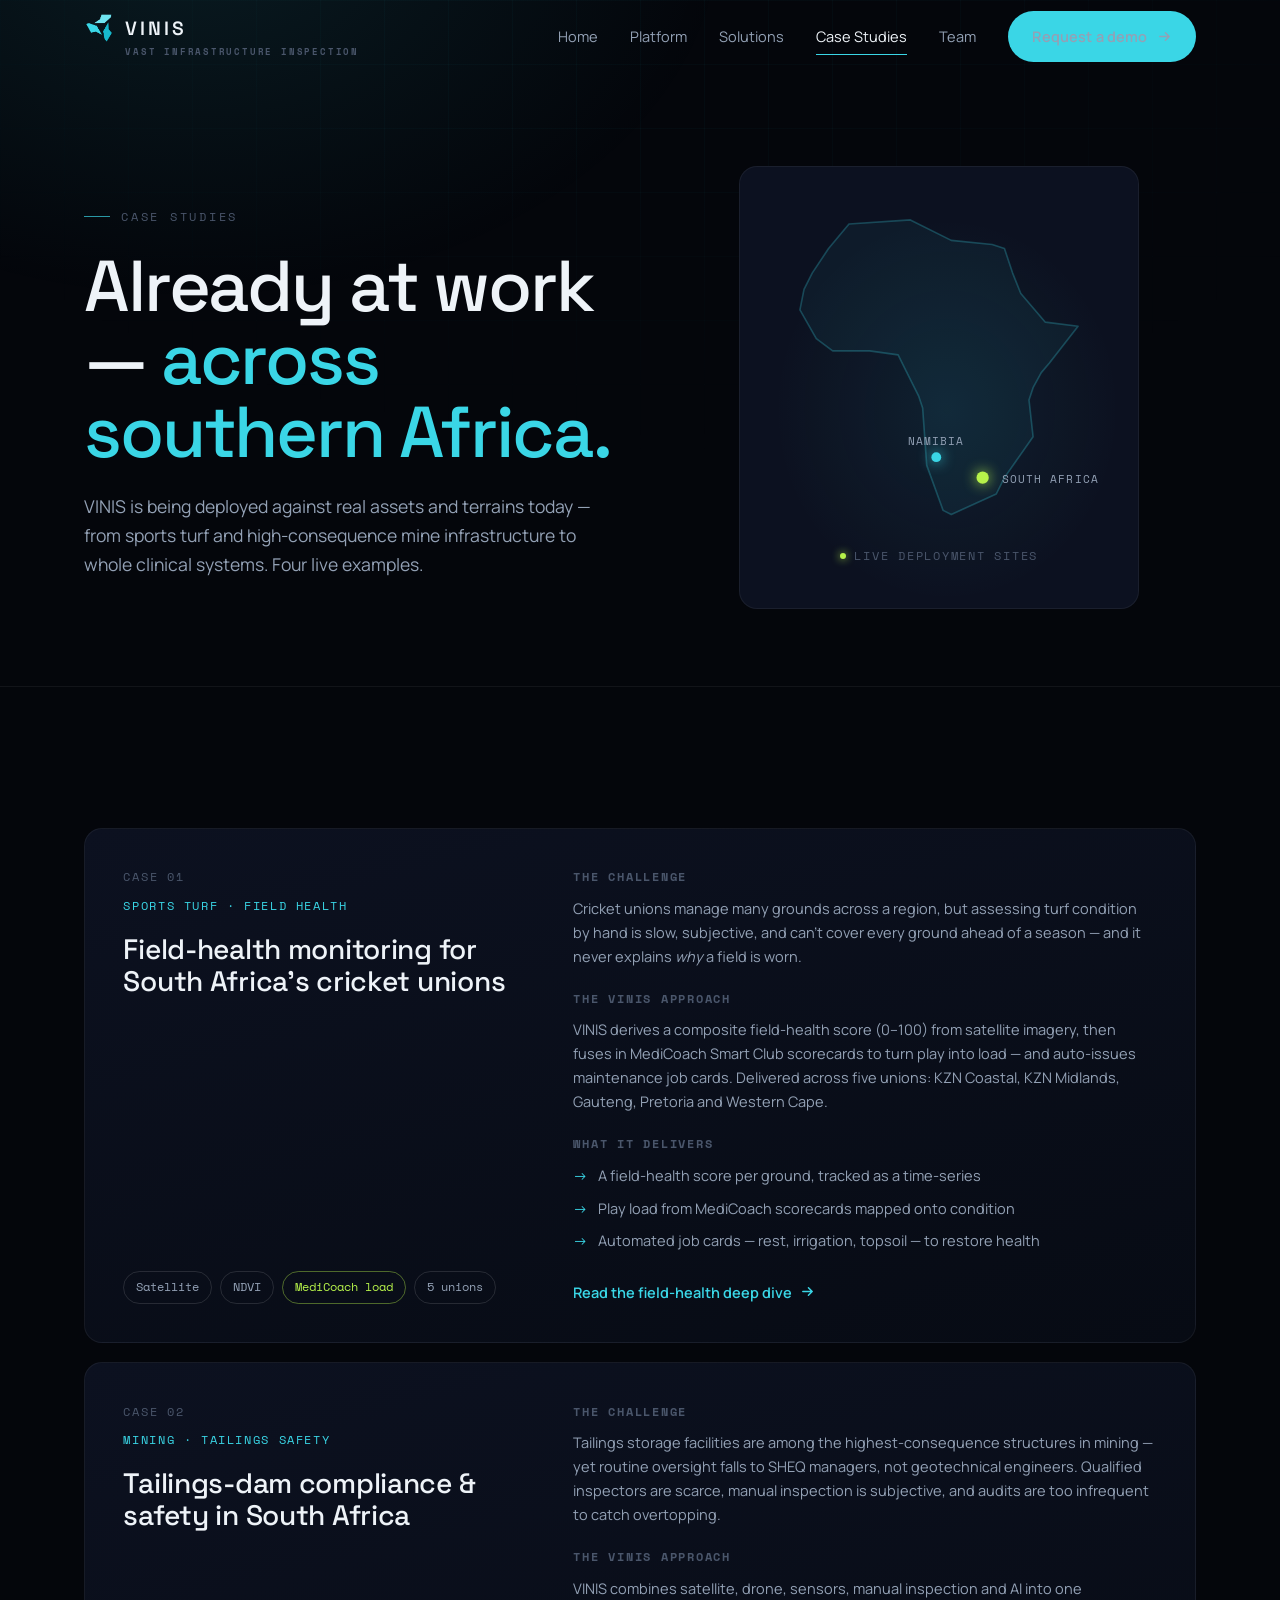
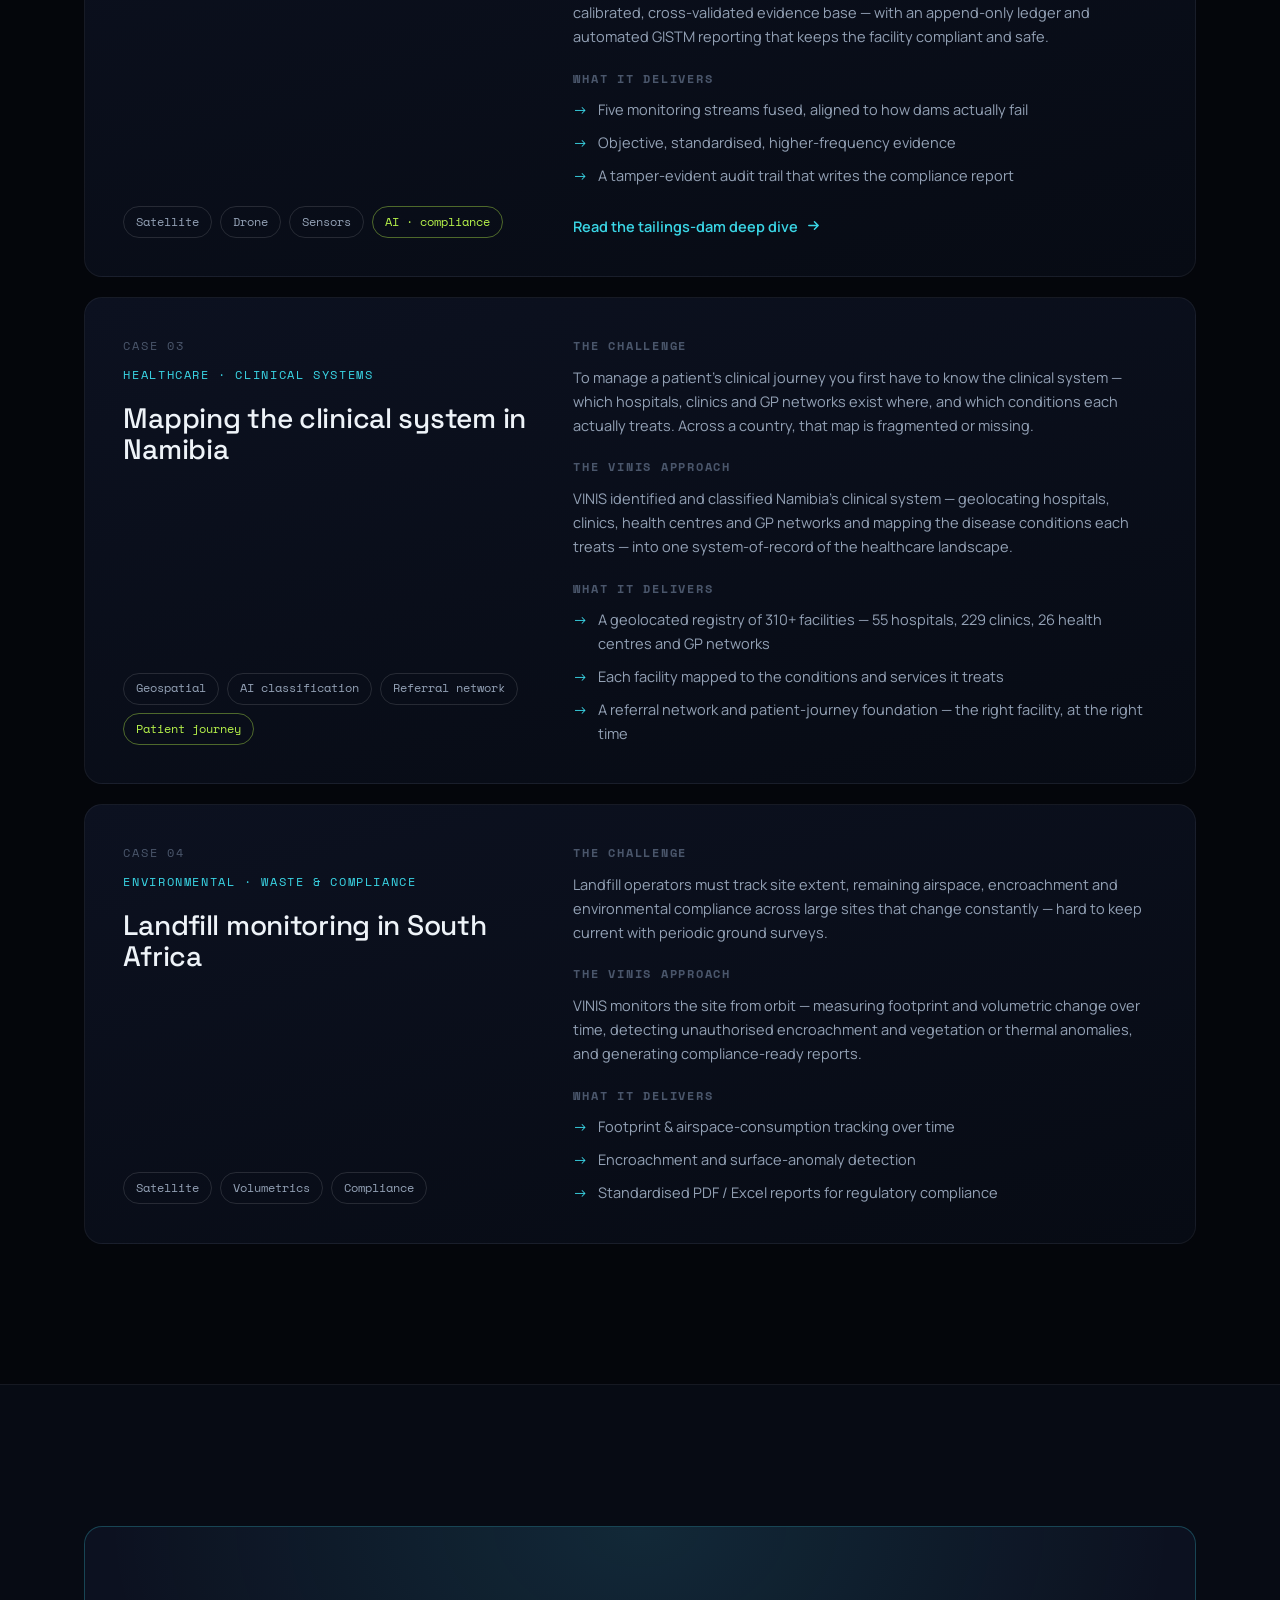
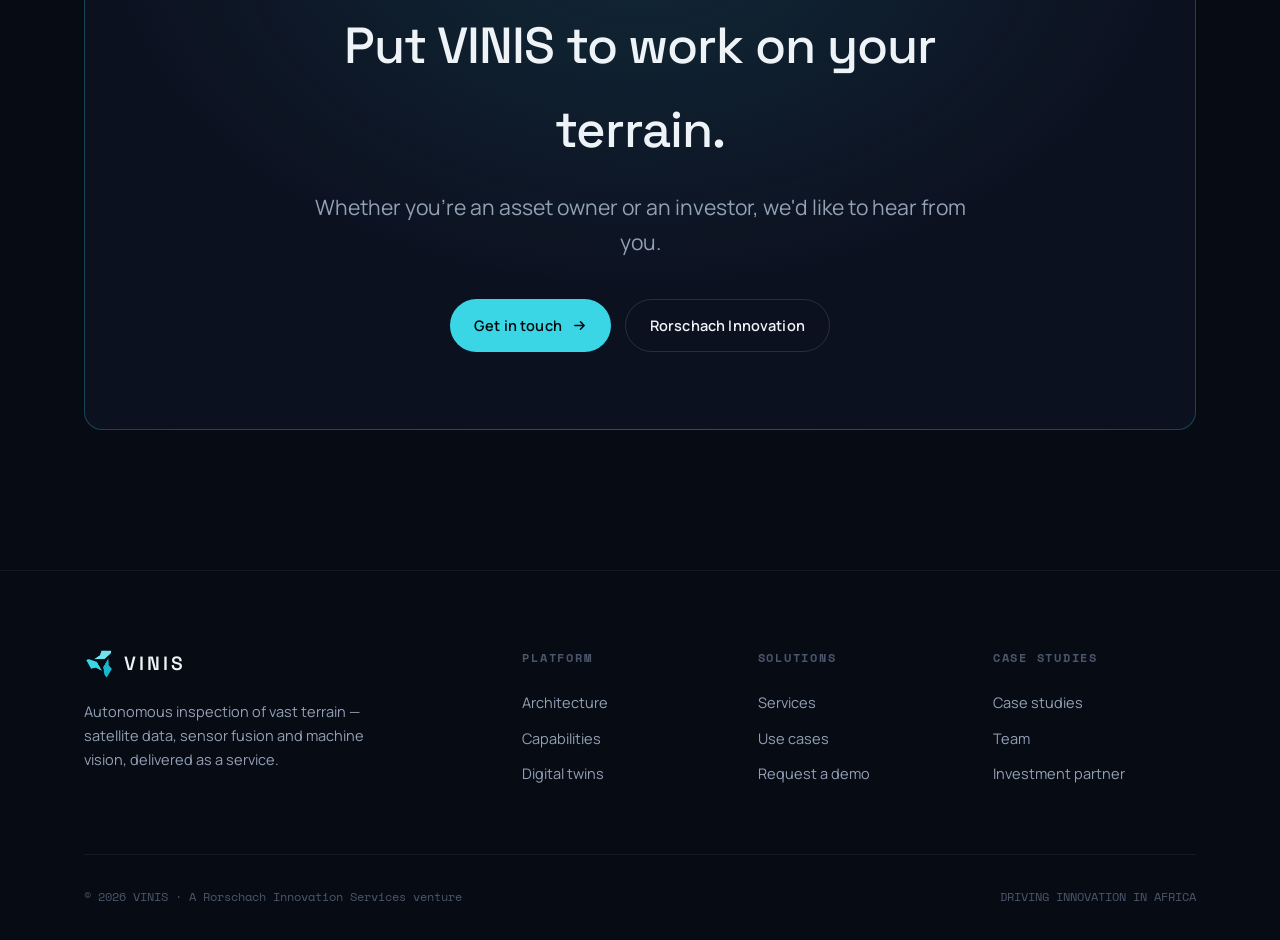
<file: case-studies.html>
<!DOCTYPE html>
<html lang="en">
<head>
  <meta charset="UTF-8" />
  <meta name="viewport" content="width=device-width, initial-scale=1.0" />
  <title>Case Studies — VINIS</title>
  <meta name="description" content="Where VINIS is already at work — field-health monitoring for South African cricket unions, tailings-dam safety with IoT sensors, and landfill monitoring across South Africa. Backed by Rorschach Innovation Services." />

  <link rel="preconnect" href="https://fonts.googleapis.com" />
  <link rel="preconnect" href="https://fonts.gstatic.com" crossorigin />
  <link href="https://fonts.googleapis.com/css2?family=Space+Grotesk:wght@400;500;600;700&family=Manrope:wght@400;500;600;700;800&family=Space+Mono:wght@400;700&display=swap" rel="stylesheet" />
  <link rel="stylesheet" href="style.css" />
  <link rel="icon" type="image/png" href="assets/vinis-mark.png" />
</head>
<body>

  <!-- ============ NAV ============ -->
  <nav class="nav" id="nav">
    <div class="wrap nav-inner">
      <a href="index.html" class="brand" aria-label="VINIS home">
        <img class="mark" src="assets/vinis-mark.png" alt="" width="30" height="30" />
        <span class="wordmark">VINIS</span>
        <span class="sub">Vast Infrastructure Inspection</span>
      </a>
      <div class="nav-links" id="navLinks">
        <a href="index.html">Home</a>
        <a href="platform.html">Platform</a>
        <a href="solutions.html">Solutions</a>
        <a href="case-studies.html" class="active">Case Studies</a>
        <a href="team.html">Team</a>
        <a href="#contact" class="btn btn-primary">
          Request a demo
          <svg viewBox="0 0 16 16" fill="none"><path d="M3 8h10M9 4l4 4-4 4" stroke="currentColor" stroke-width="1.6" stroke-linecap="round" stroke-linejoin="round"/></svg>
        </a>
      </div>
      <button class="nav-toggle" id="navToggle" aria-label="Menu" aria-expanded="false">
        <span></span><span></span><span></span>
      </button>
    </div>
  </nav>

  <!-- ============ PAGE HEADER ============ -->
  <header class="page-header page-header--hero" id="top">
    <div class="wrap ph-grid">
      <div class="ph-copy">
        <span class="eyebrow reveal"><span class="num">Case studies</span></span>
        <h1 class="reveal">Already at work — <em>across southern Africa.</em></h1>
        <p class="lead reveal d1">
          VINIS is being deployed against real assets and terrains today — from sports turf and
          high-consequence mine infrastructure to whole clinical systems. Four live examples.
        </p>
      </div>
      <div class="ph-visual reveal d1">
        <div class="africa-map">
          <svg viewBox="0 0 220 232" role="img" aria-label="Map of Africa with live deployment sites in southern Africa">
            <path class="africa-shape" d="M89 8 L119 23 L149 26 L158 29 L164 47 L170 62 L188 83 L212 86 L191 113 L185 120 L179 131 L176 140 L179 167 L158 197 L152 209 L119 224 L113 221 L101 188 L98 146 L95 137 L86 119 L80 107 L59 104 L44 104 L32 104 L20 95 L8 74 L11 59 L17 47 L29 29 L44 11 Z"/>
            <!-- South Africa -->
            <g class="loc loc-sa">
              <circle class="loc-ping" cx="142" cy="197" r="5"/>
              <circle class="loc-dot" cx="142" cy="197" r="4.5"/>
              <text class="loc-label" x="156" y="201">SOUTH AFRICA</text>
            </g>
            <!-- Namibia -->
            <g class="loc loc-na">
              <circle class="loc-ping" cx="108" cy="182" r="4"/>
              <circle class="loc-dot na" cx="108" cy="182" r="3.6"/>
              <text class="loc-label" x="108" y="173" text-anchor="middle">NAMIBIA</text>
            </g>
          </svg>
          <div class="africa-cap"><span class="africa-cap-dot"></span>LIVE DEPLOYMENT SITES</div>
        </div>
      </div>
    </div>
  </header>

  <!-- ============ CASE STUDIES ============ -->
  <section class="section-pad" id="cases">
    <div class="wrap">
      <div class="cases">

        <!-- Case 1 -->
        <a href="case-field-health.html" class="case case--link reveal">
          <div class="case-id">
            <span class="case-num">CASE 01</span>
            <span class="case-tag">Sports turf · Field health</span>
            <h3>Field-health monitoring for South Africa's cricket unions</h3>
            <div class="case-chips">
              <span class="case-chip">Satellite</span>
              <span class="case-chip">NDVI</span>
              <span class="case-chip io">MediCoach load</span>
              <span class="case-chip">5 unions</span>
            </div>
          </div>
          <div class="case-body">
            <div class="case-block">
              <h5>The challenge</h5>
              <p>Cricket unions manage many grounds across a region, but assessing turf condition by hand is slow, subjective, and can't cover every ground ahead of a season — and it never explains <em>why</em> a field is worn.</p>
            </div>
            <div class="case-block">
              <h5>The VINIS approach</h5>
              <p>VINIS derives a composite field-health score (0–100) from satellite imagery, then fuses in MediCoach Smart Club scorecards to turn play into load — and auto-issues maintenance job cards. Delivered across five unions: KZN Coastal, KZN Midlands, Gauteng, Pretoria and Western Cape.</p>
            </div>
            <div class="case-block">
              <h5>What it delivers</h5>
              <ul class="case-delivers">
                <li>A field-health score per ground, tracked as a time-series</li>
                <li>Play load from MediCoach scorecards mapped onto condition</li>
                <li>Automated job cards — rest, irrigation, topsoil — to restore health</li>
              </ul>
            </div>
            <span class="case-link">
              Read the field-health deep dive
              <svg viewBox="0 0 16 16" fill="none"><path d="M3 8h10M9 4l4 4-4 4" stroke="currentColor" stroke-width="1.6" stroke-linecap="round" stroke-linejoin="round"/></svg>
            </span>
          </div>
        </a>

        <!-- Case 2 -->
        <a href="case-tailings-dam.html" class="case case--link reveal">
          <div class="case-id">
            <span class="case-num">CASE 02</span>
            <span class="case-tag">Mining · Tailings safety</span>
            <h3>Tailings-dam compliance &amp; safety in South Africa</h3>
            <div class="case-chips">
              <span class="case-chip">Satellite</span>
              <span class="case-chip">Drone</span>
              <span class="case-chip">Sensors</span>
              <span class="case-chip io">AI · compliance</span>
            </div>
          </div>
          <div class="case-body">
            <div class="case-block">
              <h5>The challenge</h5>
              <p>Tailings storage facilities are among the highest-consequence structures in mining — yet routine oversight falls to SHEQ managers, not geotechnical engineers. Qualified inspectors are scarce, manual inspection is subjective, and audits are too infrequent to catch overtopping.</p>
            </div>
            <div class="case-block">
              <h5>The VINIS approach</h5>
              <p>VINIS combines satellite, drone, sensors, manual inspection and AI into one calibrated, cross-validated evidence base — with an append-only ledger and automated GISTM reporting that keeps the facility compliant and safe.</p>
            </div>
            <div class="case-block">
              <h5>What it delivers</h5>
              <ul class="case-delivers">
                <li>Five monitoring streams fused, aligned to how dams actually fail</li>
                <li>Objective, standardised, higher-frequency evidence</li>
                <li>A tamper-evident audit trail that writes the compliance report</li>
              </ul>
            </div>
            <span class="case-link">
              Read the tailings-dam deep dive
              <svg viewBox="0 0 16 16" fill="none"><path d="M3 8h10M9 4l4 4-4 4" stroke="currentColor" stroke-width="1.6" stroke-linecap="round" stroke-linejoin="round"/></svg>
            </span>
          </div>
        </a>

        <!-- Case 3 -->
        <article class="case reveal">
          <div class="case-id">
            <span class="case-num">CASE 03</span>
            <span class="case-tag">Healthcare · Clinical systems</span>
            <h3>Mapping the clinical system in Namibia</h3>
            <div class="case-chips">
              <span class="case-chip">Geospatial</span>
              <span class="case-chip">AI classification</span>
              <span class="case-chip">Referral network</span>
              <span class="case-chip io">Patient journey</span>
            </div>
          </div>
          <div class="case-body">
            <div class="case-block">
              <h5>The challenge</h5>
              <p>To manage a patient's clinical journey you first have to know the clinical system — which hospitals, clinics and GP networks exist where, and which conditions each actually treats. Across a country, that map is fragmented or missing.</p>
            </div>
            <div class="case-block">
              <h5>The VINIS approach</h5>
              <p>VINIS identified and classified Namibia's clinical system — geolocating hospitals, clinics, health centres and GP networks and mapping the disease conditions each treats — into one system-of-record of the healthcare landscape.</p>
            </div>
            <div class="case-block">
              <h5>What it delivers</h5>
              <ul class="case-delivers">
                <li>A geolocated registry of 310+ facilities — 55 hospitals, 229 clinics, 26 health centres and GP networks</li>
                <li>Each facility mapped to the conditions and services it treats</li>
                <li>A referral network and patient-journey foundation — the right facility, at the right time</li>
              </ul>
            </div>
          </div>
        </article>

        <!-- Case 4 -->
        <article class="case reveal">
          <div class="case-id">
            <span class="case-num">CASE 04</span>
            <span class="case-tag">Environmental · Waste &amp; compliance</span>
            <h3>Landfill monitoring in South Africa</h3>
            <div class="case-chips">
              <span class="case-chip">Satellite</span>
              <span class="case-chip">Volumetrics</span>
              <span class="case-chip">Compliance</span>
            </div>
          </div>
          <div class="case-body">
            <div class="case-block">
              <h5>The challenge</h5>
              <p>Landfill operators must track site extent, remaining airspace, encroachment and environmental compliance across large sites that change constantly — hard to keep current with periodic ground surveys.</p>
            </div>
            <div class="case-block">
              <h5>The VINIS approach</h5>
              <p>VINIS monitors the site from orbit — measuring footprint and volumetric change over time, detecting unauthorised encroachment and vegetation or thermal anomalies, and generating compliance-ready reports.</p>
            </div>
            <div class="case-block">
              <h5>What it delivers</h5>
              <ul class="case-delivers">
                <li>Footprint &amp; airspace-consumption tracking over time</li>
                <li>Encroachment and surface-anomaly detection</li>
                <li>Standardised PDF / Excel reports for regulatory compliance</li>
              </ul>
            </div>
          </div>
        </article>

      </div>
    </div>
  </section>

  <!-- ============ CTA ============ -->
  <section class="section-pad" id="contact" style="background:var(--bg-2);border-top:1px solid var(--border);">
    <div class="wrap">
      <div class="cta reveal">
        <h2>Put VINIS to work on your terrain.</h2>
        <p>Whether you're an asset owner or an investor, we'd like to hear from you.</p>
        <div class="hero-cta">
          <a href="mailto:info@rorschach.co.za?subject=VINIS%20enquiry" class="btn btn-primary">
            Get in touch
            <svg viewBox="0 0 16 16" fill="none"><path d="M3 8h10M9 4l4 4-4 4" stroke="currentColor" stroke-width="1.6" stroke-linecap="round" stroke-linejoin="round"/></svg>
          </a>
          <a href="https://rorschach.co.za" target="_blank" rel="noopener" class="btn btn-ghost">Rorschach Innovation</a>
        </div>
      </div>
    </div>
  </section>

  <!-- ============ FOOTER ============ -->
  <footer class="footer">
    <div class="wrap">
      <div class="footer-grid">
        <div>
          <a href="index.html" class="brand">
            <img class="mark" src="assets/vinis-mark.png" alt="" width="30" height="30" />
            <span>VINIS</span>
          </a>
          <p class="fdesc">Autonomous inspection of vast terrain — satellite data, sensor fusion and machine vision, delivered as a service.</p>
        </div>
        <div class="footer-col">
          <h6>Platform</h6>
          <a href="platform.html#architecture">Architecture</a>
          <a href="platform.html#capabilities">Capabilities</a>
          <a href="platform.html#twin">Digital twins</a>
        </div>
        <div class="footer-col">
          <h6>Solutions</h6>
          <a href="solutions.html">Services</a>
          <a href="solutions.html#use-cases">Use cases</a>
          <a href="index.html#contact">Request a demo</a>
        </div>
        <div class="footer-col">
          <h6>Case studies</h6>
          <a href="case-studies.html#cases">Case studies</a>
          <a href="team.html#team">Team</a>
          <a href="team.html#partner">Investment partner</a>
        </div>
      </div>
      <div class="footer-bottom">
        <span>© 2026 VINIS · A Rorschach Innovation Services venture</span>
        <span>DRIVING INNOVATION IN AFRICA</span>
      </div>
    </div>
  </footer>

  <script src="script.js"></script>
</body>
</html>
</file>
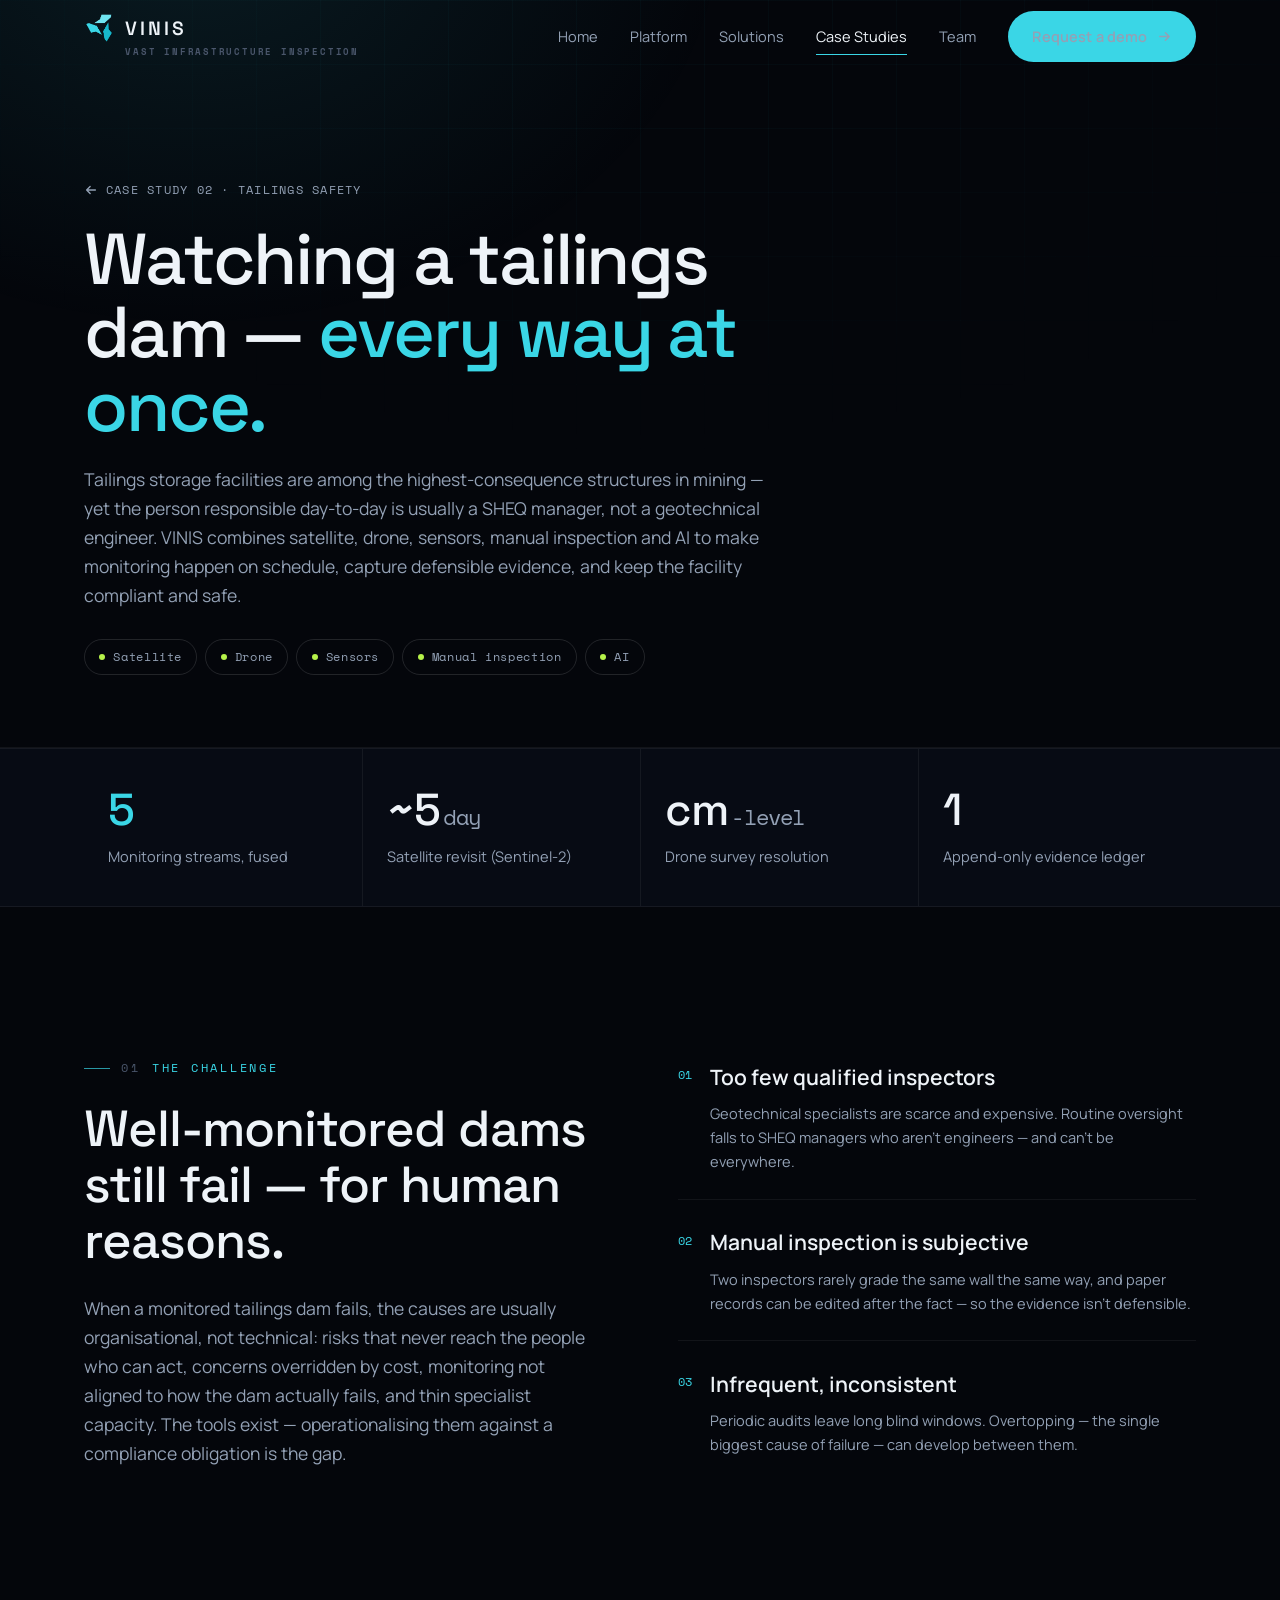
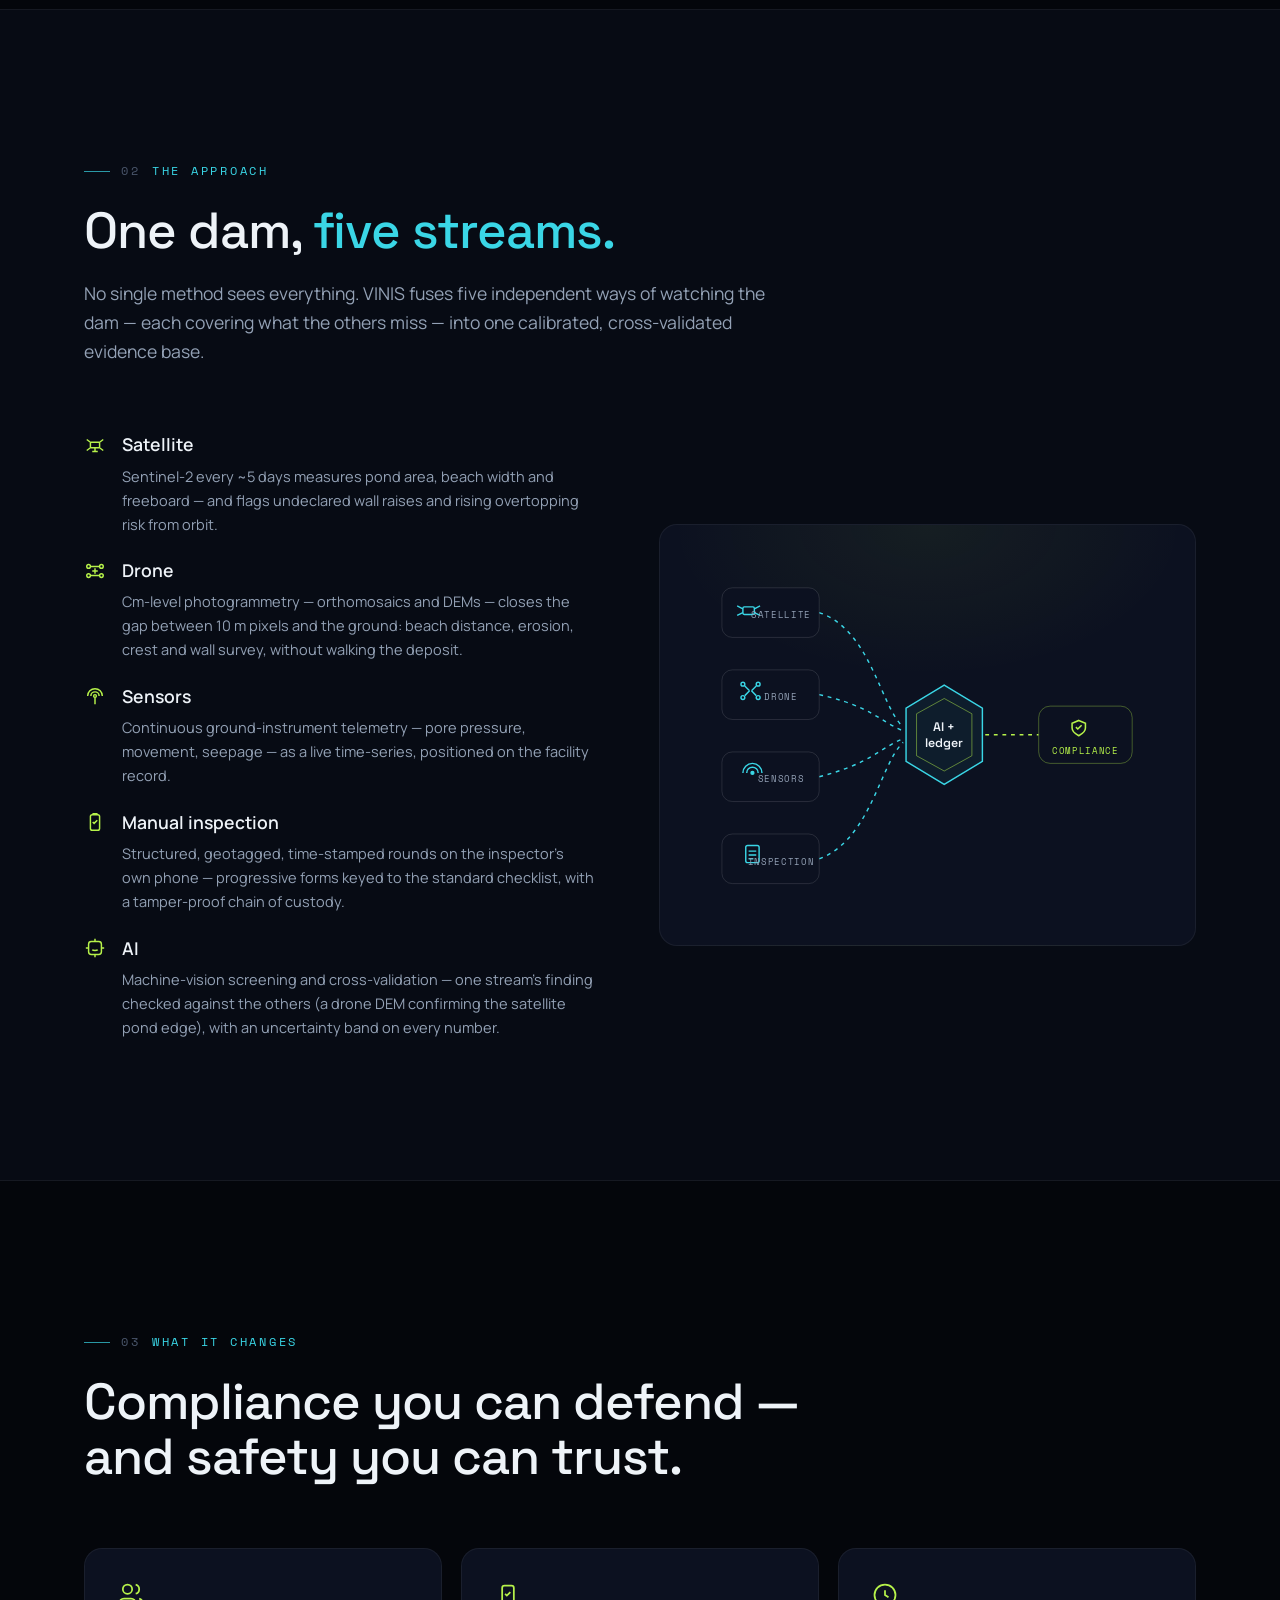
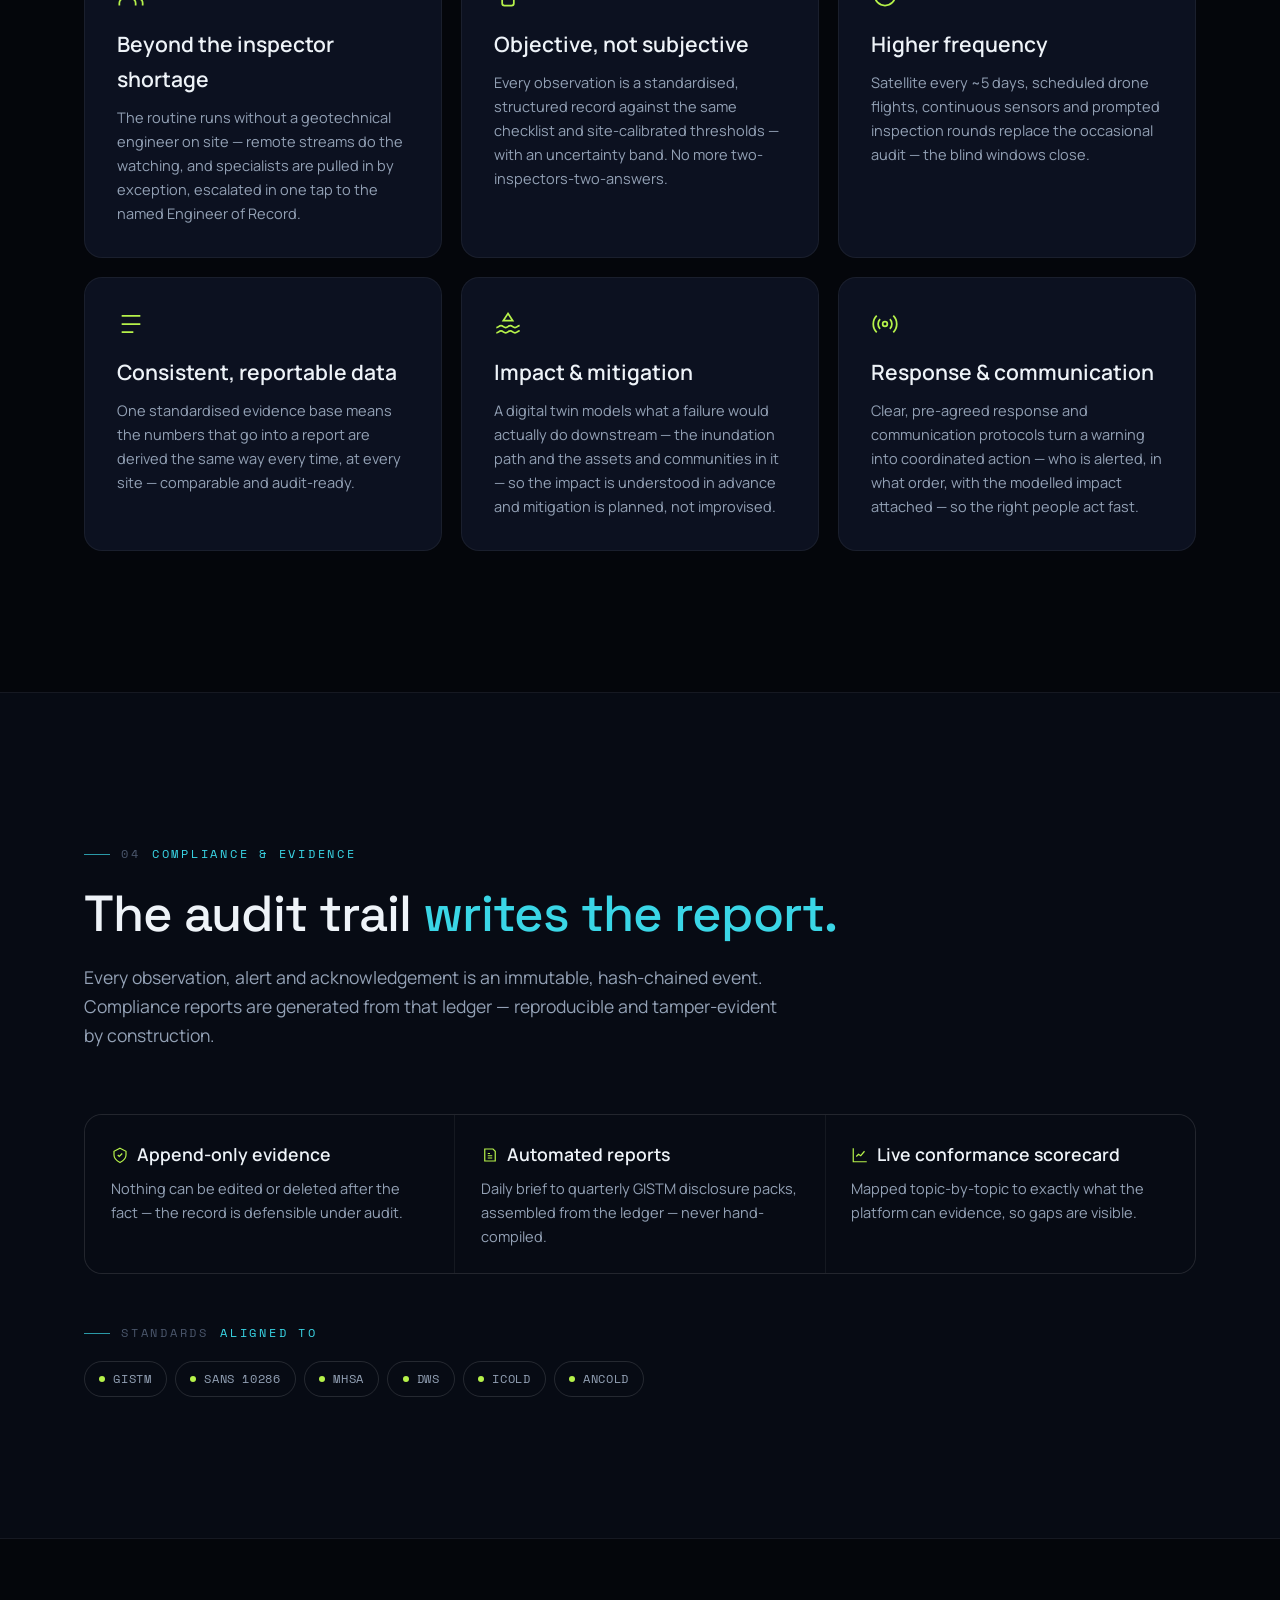
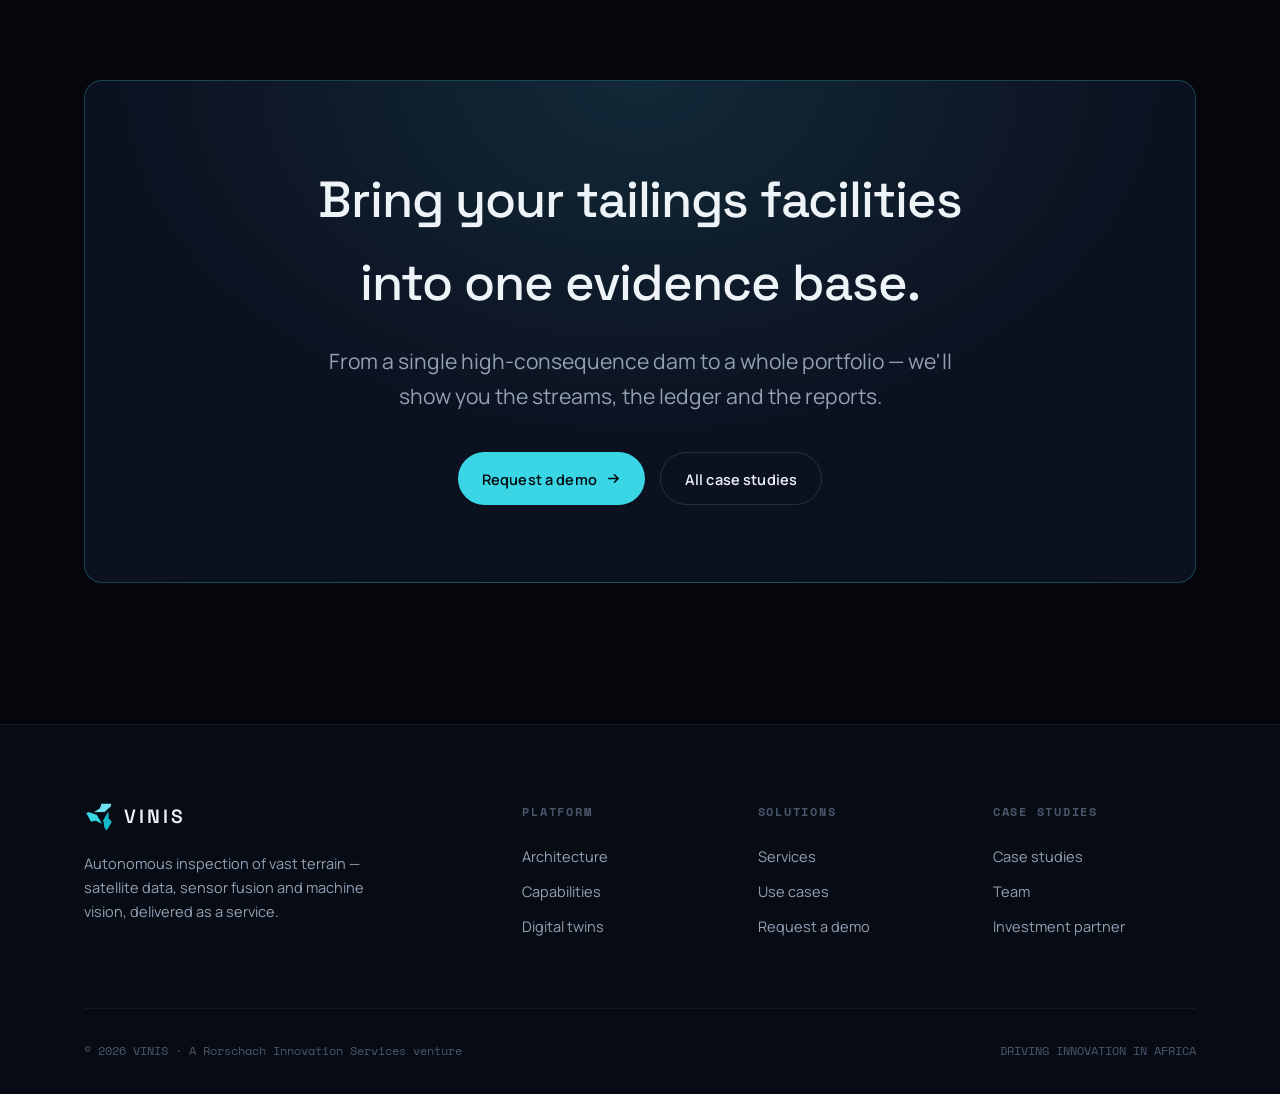
<file: case-tailings-dam.html>
<!DOCTYPE html>
<html lang="en">
<head>
  <meta charset="UTF-8" />
  <meta name="viewport" content="width=device-width, initial-scale=1.0" />
  <title>Tailings-Dam Monitoring — VINIS Case Study</title>
  <meta name="description" content="How VINIS combines satellite, drone, sensors, manual inspection and AI to keep South African tailings storage facilities compliant and safe — replacing scarce, subjective, infrequent inspection with a standardised, higher-frequency evidence base and automated GISTM reporting." />

  <link rel="preconnect" href="https://fonts.googleapis.com" />
  <link rel="preconnect" href="https://fonts.gstatic.com" crossorigin />
  <link href="https://fonts.googleapis.com/css2?family=Space+Grotesk:wght@400;500;600;700&family=Manrope:wght@400;500;600;700;800&family=Space+Mono:wght@400;700&display=swap" rel="stylesheet" />
  <link rel="stylesheet" href="style.css" />
  <link rel="icon" type="image/png" href="assets/vinis-mark.png" />
</head>
<body>

  <!-- ============ NAV ============ -->
  <nav class="nav" id="nav">
    <div class="wrap nav-inner">
      <a href="index.html" class="brand" aria-label="VINIS home">
        <img class="mark" src="assets/vinis-mark.png" alt="" width="30" height="30" />
        <span class="wordmark">VINIS</span>
        <span class="sub">Vast Infrastructure Inspection</span>
      </a>
      <div class="nav-links" id="navLinks">
        <a href="index.html">Home</a>
        <a href="platform.html">Platform</a>
        <a href="solutions.html">Solutions</a>
        <a href="case-studies.html" class="active">Case Studies</a>
        <a href="team.html">Team</a>
        <a href="index.html#contact" class="btn btn-primary">
          Request a demo
          <svg viewBox="0 0 16 16" fill="none"><path d="M3 8h10M9 4l4 4-4 4" stroke="currentColor" stroke-width="1.6" stroke-linecap="round" stroke-linejoin="round"/></svg>
        </a>
      </div>
      <button class="nav-toggle" id="navToggle" aria-label="Menu" aria-expanded="false">
        <span></span><span></span><span></span>
      </button>
    </div>
  </nav>

  <!-- ============ PAGE HEADER ============ -->
  <header class="page-header" id="top">
    <div class="wrap">
      <a href="case-studies.html#cases" class="back-link reveal">
        <svg viewBox="0 0 16 16" fill="none" width="14" height="14"><path d="M13 8H3M7 4L3 8l4 4" stroke="currentColor" stroke-width="1.6" stroke-linecap="round" stroke-linejoin="round"/></svg>
        Case study 02 · Tailings safety
      </a>
      <h1 class="reveal">Watching a tailings dam — <em>every way at once.</em></h1>
      <p class="lead reveal d1">
        Tailings storage facilities are among the highest-consequence structures in mining — yet
        the person responsible day-to-day is usually a SHEQ manager, not a geotechnical engineer.
        VINIS combines satellite, drone, sensors, manual inspection and AI to make monitoring
        happen on schedule, capture defensible evidence, and keep the facility compliant and safe.
      </p>
      <div class="union-chips reveal d2">
        <span class="union-chip"><span class="dot"></span>Satellite</span>
        <span class="union-chip"><span class="dot"></span>Drone</span>
        <span class="union-chip"><span class="dot"></span>Sensors</span>
        <span class="union-chip"><span class="dot"></span>Manual inspection</span>
        <span class="union-chip"><span class="dot"></span>AI</span>
      </div>
    </div>
  </header>

  <!-- ============ STAT BAND ============ -->
  <section class="strip">
    <div class="wrap">
      <div class="strip-grid">
        <div class="strip-item">
          <div class="k hl"><span data-count="5" data-dec="0">5</span></div>
          <div class="l">Monitoring streams, fused</div>
        </div>
        <div class="strip-item">
          <div class="k">~5<span class="u">day</span></div>
          <div class="l">Satellite revisit (Sentinel-2)</div>
        </div>
        <div class="strip-item">
          <div class="k">cm<span class="u">-level</span></div>
          <div class="l">Drone survey resolution</div>
        </div>
        <div class="strip-item">
          <div class="k">1</div>
          <div class="l">Append-only evidence ledger</div>
        </div>
      </div>
    </div>
  </section>

  <!-- ============ CHALLENGE ============ -->
  <section class="section-pad" id="challenge">
    <div class="wrap">
      <div class="split">
        <div class="reveal">
          <span class="eyebrow"><span class="num">01</span> The challenge</span>
          <h2 style="font-family:var(--display);font-size:var(--t-2xl);font-weight:500;line-height:1.1;letter-spacing:-0.02em;margin-bottom:1.6rem;">
            Well-monitored dams still fail — for human reasons.
          </h2>
          <p style="color:var(--text-2);font-size:var(--t-base);">
            When a monitored tailings dam fails, the causes are usually organisational, not
            technical: risks that never reach the people who can act, concerns overridden by
            cost, monitoring not aligned to how the dam actually fails, and thin specialist
            capacity. The tools exist — operationalising them against a compliance obligation
            is the gap.
          </p>
        </div>
        <div class="reveal d1">
          <div class="problem-list">
            <div class="problem-item">
              <span class="pn">01</span>
              <div><h4>Too few qualified inspectors</h4><p>Geotechnical specialists are scarce and expensive. Routine oversight falls to SHEQ managers who aren't engineers — and can't be everywhere.</p></div>
            </div>
            <div class="problem-item">
              <span class="pn">02</span>
              <div><h4>Manual inspection is subjective</h4><p>Two inspectors rarely grade the same wall the same way, and paper records can be edited after the fact — so the evidence isn't defensible.</p></div>
            </div>
            <div class="problem-item">
              <span class="pn">03</span>
              <div><h4>Infrequent, inconsistent</h4><p>Periodic audits leave long blind windows. Overtopping — the single biggest cause of failure — can develop between them.</p></div>
            </div>
          </div>
        </div>
      </div>
    </div>
  </section>

  <!-- ============ FIVE STREAMS ============ -->
  <section class="section-pad" id="streams" style="background:var(--bg-2);border-block:1px solid var(--border);">
    <div class="wrap">
      <div class="section-head reveal">
        <span class="eyebrow"><span class="num">02</span> The approach</span>
        <h2>One dam, <em>five streams.</em></h2>
        <p>No single method sees everything. VINIS fuses five independent ways of watching the dam — each covering what the others miss — into one calibrated, cross-validated evidence base.</p>
      </div>

      <div class="twin">
        <div class="twin-copy reveal">
          <div class="twin-points">
            <div class="twin-point">
              <svg class="tp-icn" viewBox="0 0 24 24" fill="none" stroke="currentColor" stroke-width="1.6"><rect x="7" y="9" width="10" height="6" rx="1"/><path d="M3 6l4 3M3 18l4-3M21 6l-4 3M21 18l-4-3M12 15v4M9 19h6"/></svg>
              <div>
                <h4>Satellite</h4>
                <p>Sentinel-2 every ~5 days measures pond area, beach width and freeboard — and flags undeclared wall raises and rising overtopping risk from orbit.</p>
              </div>
            </div>
            <div class="twin-point">
              <svg class="tp-icn" viewBox="0 0 24 24" fill="none" stroke="currentColor" stroke-width="1.6"><circle cx="5" cy="7" r="2"/><circle cx="19" cy="7" r="2"/><circle cx="5" cy="17" r="2"/><circle cx="19" cy="17" r="2"/><path d="M7 7h10M7 17h10M12 9v6M9 12h6"/></svg>
              <div>
                <h4>Drone</h4>
                <p>Cm-level photogrammetry — orthomosaics and DEMs — closes the gap between 10&nbsp;m pixels and the ground: beach distance, erosion, crest and wall survey, without walking the deposit.</p>
              </div>
            </div>
            <div class="twin-point">
              <svg class="tp-icn" viewBox="0 0 24 24" fill="none" stroke="currentColor" stroke-width="1.6"><path d="M4 12a8 8 0 0116 0M7.5 12a4.5 4.5 0 019 0"/><circle cx="12" cy="12" r="1.5"/><path d="M12 13.5V21"/></svg>
              <div>
                <h4>Sensors</h4>
                <p>Continuous ground-instrument telemetry — pore pressure, movement, seepage — as a live time-series, positioned on the facility record.</p>
              </div>
            </div>
            <div class="twin-point">
              <svg class="tp-icn" viewBox="0 0 24 24" fill="none" stroke="currentColor" stroke-width="1.6"><path d="M9 4h6a2 2 0 012 2v13a2 2 0 01-2 2H9a2 2 0 01-2-2V6a2 2 0 012-2Z"/><path d="M10 4V3h4v1M9.5 12l1.5 1.5 3.5-3.5"/></svg>
              <div>
                <h4>Manual inspection</h4>
                <p>Structured, geotagged, time-stamped rounds on the inspector's own phone — progressive forms keyed to the standard checklist, with a tamper-proof chain of custody.</p>
              </div>
            </div>
            <div class="twin-point">
              <svg class="tp-icn" viewBox="0 0 24 24" fill="none" stroke="currentColor" stroke-width="1.6"><rect x="5" y="5" width="14" height="14" rx="3"/><path d="M9 9h.01M15 9h.01M9 14c1 1 5 1 6 0"/><path d="M12 2v3M12 19v3M2 12h3M19 12h3"/></svg>
              <div>
                <h4>AI</h4>
                <p>Machine-vision screening and cross-validation — one stream's finding checked against the others (a drone DEM confirming the satellite pond edge), with an uncertainty band on every number.</p>
              </div>
            </div>
          </div>
        </div>

        <div class="twin-visual reveal d1">
          <svg viewBox="0 0 480 360" role="img" aria-label="Four monitoring streams feed an AI + evidence-ledger core, which produces compliance reports and safety alerts">
            <defs><filter id="softt" x="-30%" y="-30%" width="160%" height="160%"><feGaussianBlur stdDeviation="8"/></filter></defs>
            <!-- connectors: 4 inputs -> core -->
            <path class="tw-flow" d="M126 52 C 180 70, 190 150, 214 172" stroke="#3ad6e6" stroke-width="1.5" fill="none"/>
            <path class="tw-flow" d="M126 138 C 180 150, 188 165, 214 176" stroke="#3ad6e6" stroke-width="1.5" fill="none"/>
            <path class="tw-flow" d="M126 224 C 180 210, 188 195, 214 184" stroke="#3ad6e6" stroke-width="1.5" fill="none"/>
            <path class="tw-flow" d="M126 310 C 180 290, 190 210, 214 188" stroke="#3ad6e6" stroke-width="1.5" fill="none"/>
            <!-- core -> output -->
            <path class="tw-flow" d="M300 180 H 356" stroke="#b6f24a" stroke-width="1.5" fill="none"/>

            <!-- input chips -->
            <g>
              <rect x="24" y="26" width="102" height="52" rx="11" fill="#0c1120" stroke="rgba(255,255,255,0.12)"/>
              <g transform="translate(40,40)" stroke="#3ad6e6" stroke-width="1.5" fill="none"><rect x="6" y="6" width="12" height="8" rx="1.5"/><path d="M0 5l6 3M0 15l6-3M24 5l-6 3M24 15l-6-3"/></g>
              <text class="tw-node-label" x="86" y="58" text-anchor="middle">Satellite</text>
            </g>
            <g>
              <rect x="24" y="112" width="102" height="52" rx="11" fill="#0c1120" stroke="rgba(255,255,255,0.12)"/>
              <g transform="translate(44,124)" stroke="#3ad6e6" stroke-width="1.5" fill="none"><circle cx="2" cy="3" r="2"/><circle cx="18" cy="3" r="2"/><circle cx="2" cy="17" r="2"/><circle cx="18" cy="17" r="2"/><path d="M4 5l5 5M16 5l-5 5M4 15l5-5M16 15l-5-5"/></g>
              <text class="tw-node-label" x="86" y="144" text-anchor="middle">Drone</text>
            </g>
            <g>
              <rect x="24" y="198" width="102" height="52" rx="11" fill="#0c1120" stroke="rgba(255,255,255,0.12)"/>
              <g transform="translate(46,210)" stroke="#3ad6e6" stroke-width="1.5" fill="none"><path d="M0 10a10 10 0 0120 0M4 10a6 6 0 0112 0"/><circle cx="10" cy="10" r="1.5" fill="#3ad6e6"/></g>
              <text class="tw-node-label" x="86" y="230" text-anchor="middle">Sensors</text>
            </g>
            <g>
              <rect x="24" y="284" width="102" height="52" rx="11" fill="#0c1120" stroke="rgba(255,255,255,0.12)"/>
              <g transform="translate(48,296)" stroke="#3ad6e6" stroke-width="1.5" fill="none"><rect x="1" y="0" width="14" height="18" rx="2"/><path d="M4 6h8M4 10h8M4 14h5"/></g>
              <text class="tw-node-label" x="86" y="316" text-anchor="middle">Inspection</text>
            </g>

            <!-- core hexagon: AI + ledger -->
            <path d="M257 128 L297 152 L297 208 L257 232 L217 208 L217 152 Z" fill="rgba(58,214,230,0.06)" stroke="#3ad6e6" stroke-width="1.5"/>
            <path d="M257 142 L286 158 L286 202 L257 218 L228 202 L228 158 Z" fill="none" stroke="rgba(182,242,74,0.5)" stroke-width="1"/>
            <text class="tw-core-label" x="257" y="176" text-anchor="middle">AI +</text>
            <text class="tw-core-label" x="257" y="193" text-anchor="middle">ledger</text>

            <!-- output chip: compliance & alerts -->
            <g>
              <rect x="356" y="150" width="98" height="60" rx="12" fill="#0c1120" stroke="rgba(182,242,74,0.35)"/>
              <g transform="translate(390,164)" stroke="#b6f24a" stroke-width="1.6" fill="none"><path d="M8 1l7 3v5c0 4-3 6-7 8-4-2-7-4-7-8V4l7-3Z"/><path d="M5 8l2 2 4-4"/></g>
              <text class="tw-node-label" x="405" y="200" text-anchor="middle" style="fill:#b6f24a">Compliance</text>
            </g>
          </svg>
        </div>
      </div>
    </div>
  </section>

  <!-- ============ WHAT IT CHANGES ============ -->
  <section class="section-pad" id="changes">
    <div class="wrap">
      <div class="section-head reveal">
        <span class="eyebrow"><span class="num">03</span> What it changes</span>
        <h2>Compliance you can defend — and safety you can trust.</h2>
      </div>
      <div class="feat-grid">
        <div class="feat reveal">
          <svg class="icn" viewBox="0 0 24 24" fill="none" stroke="currentColor" stroke-width="1.5"><path d="M16 21v-2a4 4 0 00-4-4H6a4 4 0 00-4 4v2"/><circle cx="9" cy="7" r="4"/><path d="M22 21v-2a4 4 0 00-3-3.87M16 3.13a4 4 0 010 7.75"/></svg>
          <h4>Beyond the inspector shortage</h4>
          <p>The routine runs without a geotechnical engineer on site — remote streams do the watching, and specialists are pulled in by exception, escalated in one tap to the named Engineer of Record.</p>
        </div>
        <div class="feat reveal d1">
          <svg class="icn" viewBox="0 0 24 24" fill="none" stroke="currentColor" stroke-width="1.5"><path d="M9 4h6a2 2 0 012 2v13a2 2 0 01-2 2H9a2 2 0 01-2-2V6a2 2 0 012-2Z"/><path d="M9.5 11l1.5 1.5L14 9.5"/></svg>
          <h4>Objective, not subjective</h4>
          <p>Every observation is a standardised, structured record against the same checklist and site-calibrated thresholds — with an uncertainty band. No more two-inspectors-two-answers.</p>
        </div>
        <div class="feat reveal d2">
          <svg class="icn" viewBox="0 0 24 24" fill="none" stroke="currentColor" stroke-width="1.5"><path d="M12 8v4l3 2"/><circle cx="12" cy="12" r="9"/></svg>
          <h4>Higher frequency</h4>
          <p>Satellite every ~5 days, scheduled drone flights, continuous sensors and prompted inspection rounds replace the occasional audit — the blind windows close.</p>
        </div>
        <div class="feat reveal">
          <svg class="icn" viewBox="0 0 24 24" fill="none" stroke="currentColor" stroke-width="1.5"><path d="M4 5h16M4 12h16M4 19h10"/></svg>
          <h4>Consistent, reportable data</h4>
          <p>One standardised evidence base means the numbers that go into a report are derived the same way every time, at every site — comparable and audit-ready.</p>
        </div>
        <div class="feat reveal d1">
          <svg class="icn" viewBox="0 0 24 24" fill="none" stroke="currentColor" stroke-width="1.5"><path d="M2 15c2 0 2-1.6 4-1.6s2 1.6 4 1.6 2-1.6 4-1.6 2 1.6 4 1.6 2-1.6 4-1.6"/><path d="M2 19.5c2 0 2-1.6 4-1.6s2 1.6 4 1.6 2-1.6 4-1.6 2 1.6 4 1.6 2-1.6 4-1.6"/><path d="M12 3l4 6H8l4-6Z"/></svg>
          <h4>Impact &amp; mitigation</h4>
          <p>A digital twin models what a failure would actually do downstream — the inundation path and the assets and communities in it — so the impact is understood in advance and mitigation is planned, not improvised.</p>
        </div>
        <div class="feat reveal d2">
          <svg class="icn" viewBox="0 0 24 24" fill="none" stroke="currentColor" stroke-width="1.5"><circle cx="12" cy="12" r="2"/><path d="M7.8 7.8a6 6 0 000 8.4M16.2 7.8a6 6 0 010 8.4M4.9 4.9a10 10 0 000 14.2M19.1 4.9a10 10 0 010 14.2"/></svg>
          <h4>Response &amp; communication</h4>
          <p>Clear, pre-agreed response and communication protocols turn a warning into coordinated action — who is alerted, in what order, with the modelled impact attached — so the right people act fast.</p>
        </div>
      </div>
    </div>
  </section>

  <!-- ============ COMPLIANCE & EVIDENCE ============ -->
  <section class="section-pad" id="compliance" style="background:var(--bg-2);border-block:1px solid var(--border);">
    <div class="wrap">
      <div class="section-head reveal">
        <span class="eyebrow"><span class="num">04</span> Compliance &amp; evidence</span>
        <h2>The audit trail <em>writes the report.</em></h2>
        <p>Every observation, alert and acknowledgement is an immutable, hash-chained event. Compliance reports are generated from that ledger — reproducible and tamper-evident by construction.</p>
      </div>

      <div class="model-banner reveal">
        <div class="mb">
          <h5><svg class="icn" viewBox="0 0 24 24" fill="none" stroke="currentColor" stroke-width="1.6"><path d="M12 3l8 4v5c0 5-4 8-8 10-4-2-8-5-8-10V7l8-4Z"/><path d="M9 12l2 2 4-4"/></svg> Append-only evidence</h5>
          <p>Nothing can be edited or deleted after the fact — the record is defensible under audit.</p>
        </div>
        <div class="mb">
          <h5><svg class="icn" viewBox="0 0 24 24" fill="none" stroke="currentColor" stroke-width="1.6"><path d="M5 4h11l3 3v13H5z"/><path d="M9 13h6M9 16h6M9 10h3"/></svg> Automated reports</h5>
          <p>Daily brief to quarterly GISTM disclosure packs, assembled from the ledger — never hand-compiled.</p>
        </div>
        <div class="mb">
          <h5><svg class="icn" viewBox="0 0 24 24" fill="none" stroke="currentColor" stroke-width="1.6"><path d="M3 3v18h18"/><path d="M7 14l3-3 3 2 5-6"/></svg> Live conformance scorecard</h5>
          <p>Mapped topic-by-topic to exactly what the platform can evidence, so gaps are visible.</p>
        </div>
      </div>

      <div class="reveal" style="margin-top:2.4rem;">
        <p class="eyebrow" style="margin-bottom:1.1rem;"><span class="num">Standards</span> Aligned to</p>
        <div class="union-chips" style="margin-top:0;">
          <span class="union-chip"><span class="dot"></span>GISTM</span>
          <span class="union-chip"><span class="dot"></span>SANS 10286</span>
          <span class="union-chip"><span class="dot"></span>MHSA</span>
          <span class="union-chip"><span class="dot"></span>DWS</span>
          <span class="union-chip"><span class="dot"></span>ICOLD</span>
          <span class="union-chip"><span class="dot"></span>ANCOLD</span>
        </div>
      </div>
    </div>
  </section>

  <!-- ============ CTA ============ -->
  <section class="section-pad" id="contact">
    <div class="wrap">
      <div class="cta reveal">
        <h2>Bring your tailings facilities into one evidence base.</h2>
        <p>From a single high-consequence dam to a whole portfolio — we'll show you the streams, the ledger and the reports.</p>
        <div class="hero-cta">
          <a href="mailto:info@rorschach.co.za?subject=VINIS%20tailings-dam%20enquiry" class="btn btn-primary">
            Request a demo
            <svg viewBox="0 0 16 16" fill="none"><path d="M3 8h10M9 4l4 4-4 4" stroke="currentColor" stroke-width="1.6" stroke-linecap="round" stroke-linejoin="round"/></svg>
          </a>
          <a href="case-studies.html#cases" class="btn btn-ghost">All case studies</a>
        </div>
      </div>
    </div>
  </section>

  <!-- ============ FOOTER ============ -->
  <footer class="footer">
    <div class="wrap">
      <div class="footer-grid">
        <div>
          <a href="index.html" class="brand">
            <img class="mark" src="assets/vinis-mark.png" alt="" width="30" height="30" />
            <span class="wordmark">VINIS</span>
          </a>
          <p class="fdesc">Autonomous inspection of vast terrain — satellite data, sensor fusion and machine vision, delivered as a service.</p>
        </div>
        <div class="footer-col">
          <h6>Platform</h6>
          <a href="platform.html#architecture">Architecture</a>
          <a href="platform.html#capabilities">Capabilities</a>
          <a href="platform.html#twin">Digital twins</a>
        </div>
        <div class="footer-col">
          <h6>Solutions</h6>
          <a href="solutions.html">Services</a>
          <a href="solutions.html#use-cases">Use cases</a>
          <a href="index.html#contact">Request a demo</a>
        </div>
        <div class="footer-col">
          <h6>Case studies</h6>
          <a href="case-studies.html#cases">Case studies</a>
          <a href="team.html#team">Team</a>
          <a href="team.html#partner">Investment partner</a>
        </div>
      </div>
      <div class="footer-bottom">
        <span>© 2026 VINIS · A Rorschach Innovation Services venture</span>
        <span>DRIVING INNOVATION IN AFRICA</span>
      </div>
    </div>
  </footer>

  <script src="script.js"></script>
</body>
</html>
</file>
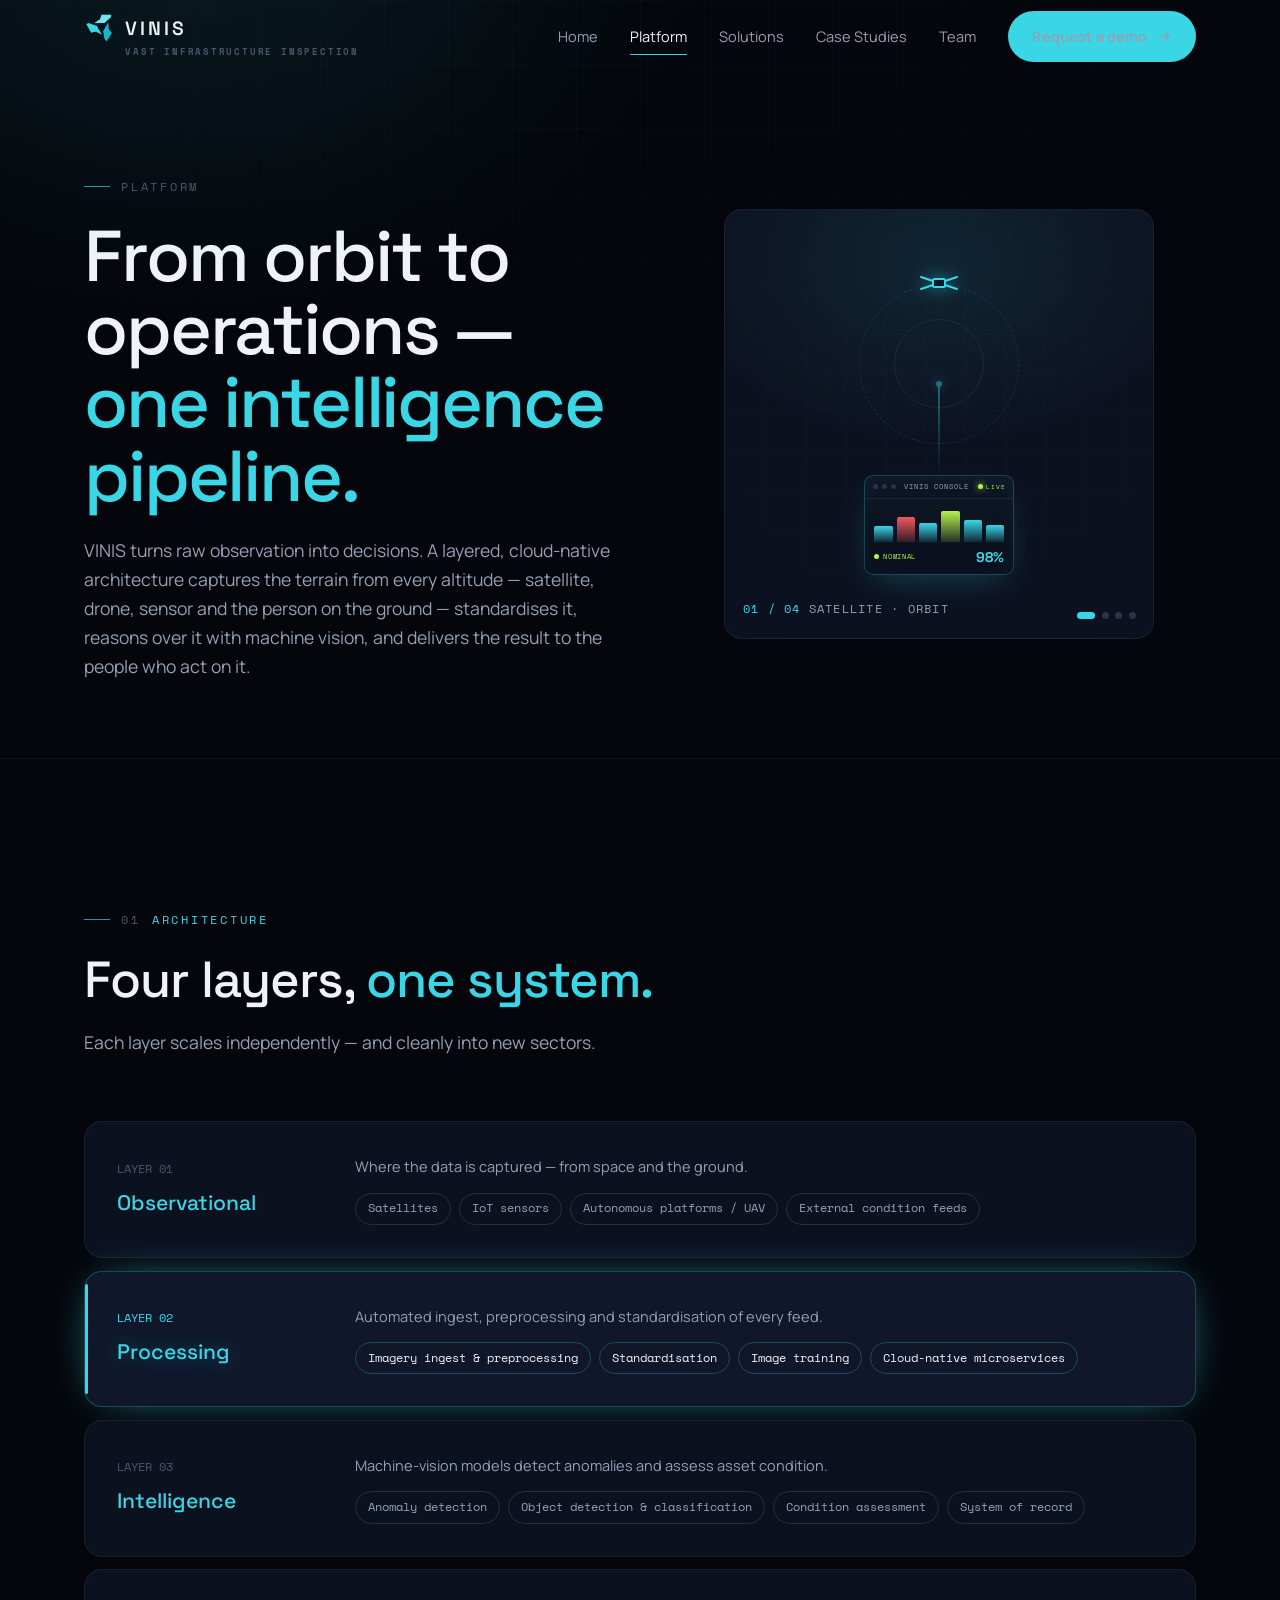
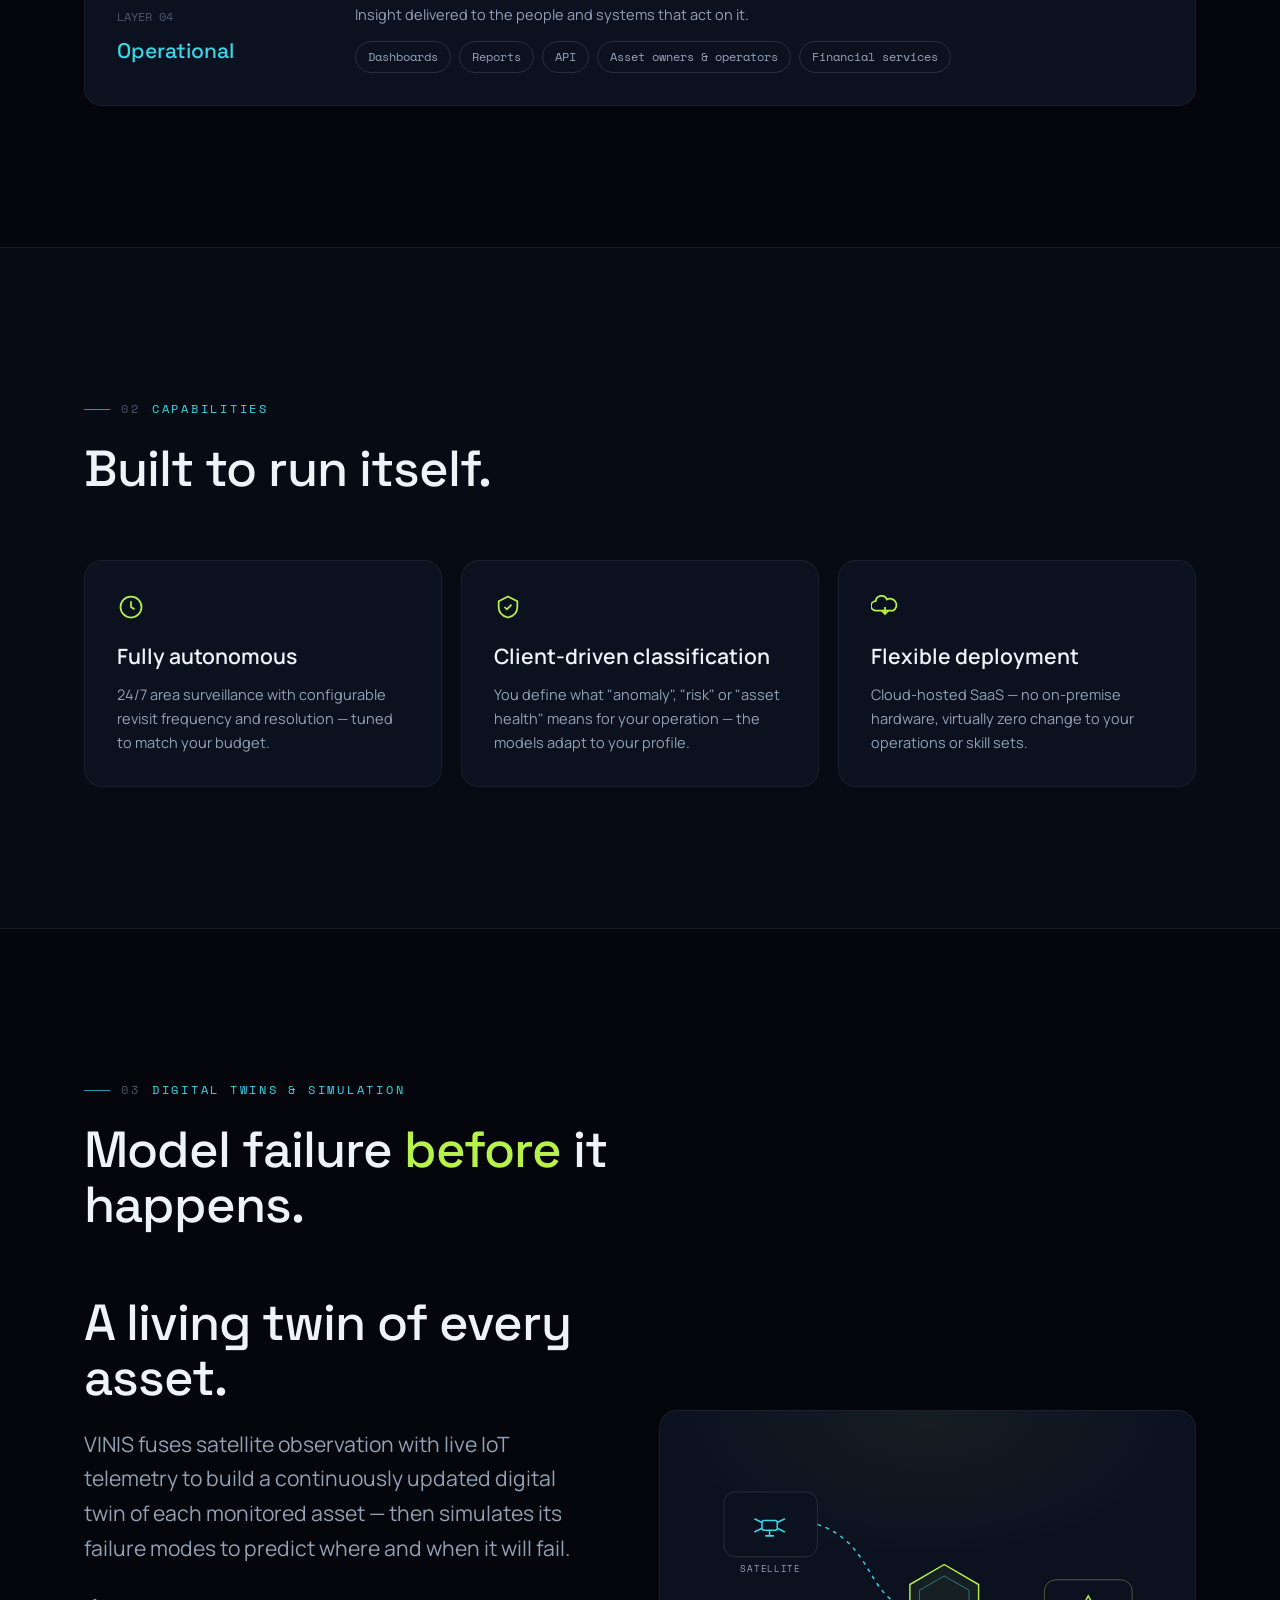
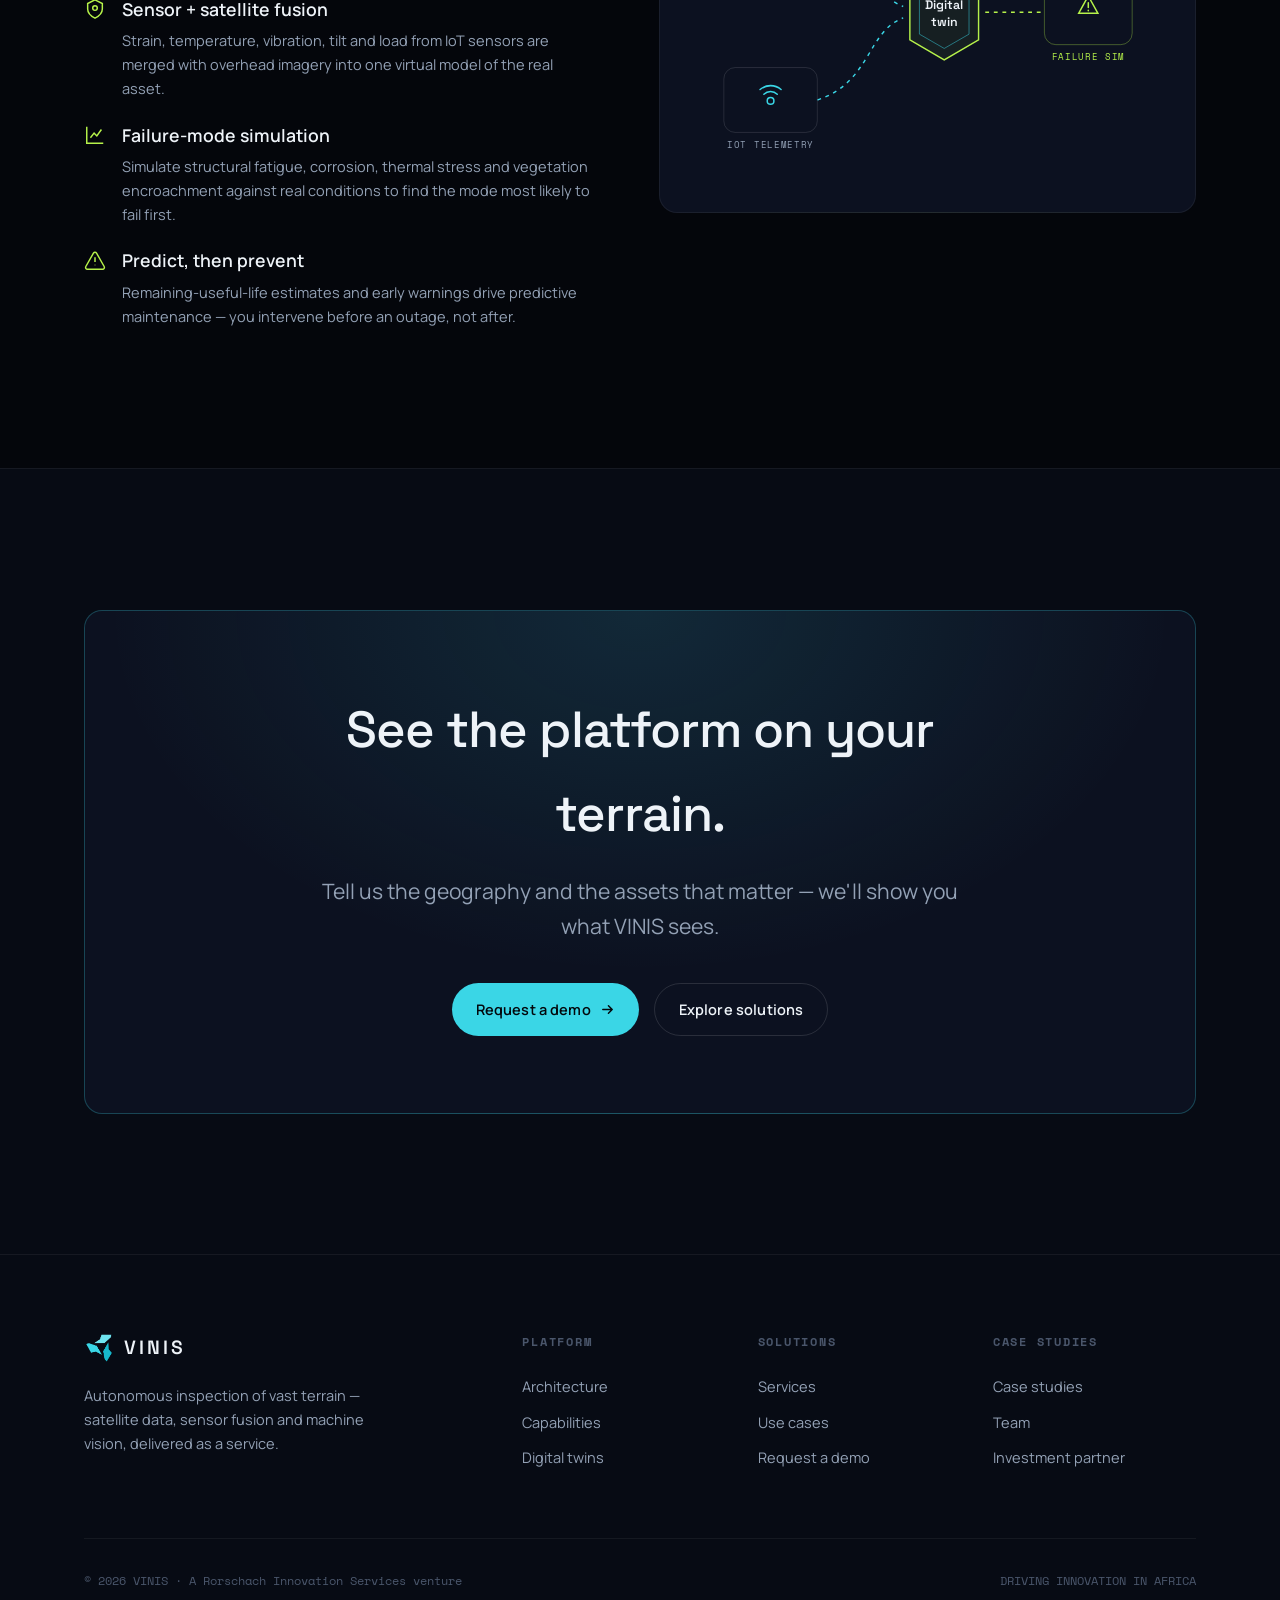
<file: platform.html>
<!DOCTYPE html>
<html lang="en">
<head>
  <meta charset="UTF-8" />
  <meta name="viewport" content="width=device-width, initial-scale=1.0" />
  <title>Platform — VINIS</title>
  <meta name="description" content="The VINIS intelligence pipeline — from orbit to operations. Layered architecture, autonomous machine-vision capabilities, and digital twins that simulate asset failure modes from satellite and IoT data." />

  <link rel="preconnect" href="https://fonts.googleapis.com" />
  <link rel="preconnect" href="https://fonts.gstatic.com" crossorigin />
  <link href="https://fonts.googleapis.com/css2?family=Space+Grotesk:wght@400;500;600;700&family=Manrope:wght@400;500;600;700;800&family=Space+Mono:wght@400;700&display=swap" rel="stylesheet" />
  <link rel="stylesheet" href="style.css" />
  <link rel="icon" type="image/png" href="assets/vinis-mark.png" />
</head>
<body>

  <!-- ============ NAV ============ -->
  <nav class="nav" id="nav">
    <div class="wrap nav-inner">
      <a href="index.html" class="brand" aria-label="VINIS home">
        <img class="mark" src="assets/vinis-mark.png" alt="" width="30" height="30" />
        <span class="wordmark">VINIS</span>
        <span class="sub">Vast Infrastructure Inspection</span>
      </a>
      <div class="nav-links" id="navLinks">
        <a href="index.html">Home</a>
        <a href="platform.html" class="active">Platform</a>
        <a href="solutions.html">Solutions</a>
        <a href="case-studies.html">Case Studies</a>
        <a href="team.html">Team</a>
        <a href="index.html#contact" class="btn btn-primary">
          Request a demo
          <svg viewBox="0 0 16 16" fill="none"><path d="M3 8h10M9 4l4 4-4 4" stroke="currentColor" stroke-width="1.6" stroke-linecap="round" stroke-linejoin="round"/></svg>
        </a>
      </div>
      <button class="nav-toggle" id="navToggle" aria-label="Menu" aria-expanded="false">
        <span></span><span></span><span></span>
      </button>
    </div>
  </nav>

  <!-- ============ PAGE HEADER (HERO) ============ -->
  <header class="page-header page-header--hero" id="top">
    <div class="wrap ph-grid">
      <div class="ph-copy">
        <span class="eyebrow reveal"><span class="num">Platform</span></span>
        <h1 class="reveal">From orbit to operations — <em>one intelligence pipeline.</em></h1>
        <p class="lead reveal d1">
          VINIS turns raw observation into decisions. A layered, cloud-native architecture
          captures the terrain from every altitude — satellite, drone, sensor and the person
          on the ground — standardises it, reasons over it with machine vision, and delivers
          the result to the people who act on it.
        </p>
      </div>

      <div class="ph-visual reveal d1">
        <div class="ph-scene" id="phScene" data-stage="0">
          <div class="ph-beam"></div>
          <div class="ph-console">
            <div class="con-top">
              <span class="con-dot"></span><span class="con-dot"></span><span class="con-dot"></span>
              <span class="con-title">VINIS CONSOLE</span>
              <span class="con-live">LIVE</span>
            </div>
            <div class="con-body">
              <div class="con-bars"><span></span><span class="alert"></span><span></span><span class="hot"></span><span></span><span></span></div>
              <div class="con-foot"><span class="con-status">NOMINAL</span><span class="con-metric"><b>98</b>%</span></div>
            </div>
          </div>

          <!-- 01 · satellite -->
          <div class="ph-stage s-sat">
            <div class="sat-rings">
              <span class="sat-ring"></span>
              <span class="sat-ring b"></span>
              <span class="sat-spin">
                <span class="sat-icon">
                  <svg viewBox="0 0 40 22" fill="none" stroke="#3ad6e6" stroke-width="2">
                    <rect x="14" y="7" width="12" height="8" rx="1.5" fill="#0f1628"/>
                    <path d="M2 5l12 4M2 17l12-4M38 5l-12 4M38 17l-12-4" stroke-linecap="round"/>
                  </svg>
                </span>
              </span>
            </div>
          </div>

          <!-- 02 · drone -->
          <div class="ph-stage s-drone">
            <svg class="drone-svg" viewBox="0 0 160 96" fill="none">
              <path d="M50 52 L26 30 M110 52 L134 30 M50 60 L26 82 M110 60 L134 82" stroke="#3ad6e6" stroke-width="3" stroke-linecap="round"/>
              <rect x="60" y="44" width="40" height="20" rx="6" fill="#0f1628" stroke="#3ad6e6" stroke-width="2"/>
              <circle cx="80" cy="54" r="3.5" fill="#b6f24a"/>
              <ellipse class="rotor" cx="26" cy="28" rx="16" ry="3.5" fill="#3ad6e6"/>
              <ellipse class="rotor" cx="134" cy="28" rx="16" ry="3.5" fill="#3ad6e6"/>
              <ellipse class="rotor" cx="26" cy="84" rx="16" ry="3.5" fill="#3ad6e6"/>
              <ellipse class="rotor" cx="134" cy="84" rx="16" ry="3.5" fill="#3ad6e6"/>
            </svg>
          </div>

          <!-- 03 · sensor -->
          <div class="ph-stage s-sensor">
            <div class="sensor-wrap">
              <span class="pulse"></span><span class="pulse p2"></span><span class="pulse p3"></span>
              <svg class="sensor-svg" viewBox="0 0 60 72" fill="none" stroke="#3ad6e6" stroke-width="3">
                <circle cx="30" cy="20" r="8" fill="#0f1628"/>
                <circle cx="30" cy="20" r="2.5" fill="#b6f24a" stroke="none"/>
                <path d="M30 28v30" stroke-linecap="round"/>
                <path d="M18 62h24" stroke-linecap="round"/>
                <path d="M22 62l8-5 8 5"/>
              </svg>
            </div>
          </div>

          <!-- 04 · person -->
          <div class="ph-stage s-person">
            <svg class="person-svg" viewBox="0 0 90 116" fill="none" stroke="#3ad6e6" stroke-width="2.4">
              <circle cx="45" cy="24" r="13" fill="#0f1628"/>
              <path d="M16 106v-12a29 29 0 0158 0v12" fill="none" stroke-linecap="round"/>
              <rect class="tablet" x="31" y="60" width="28" height="20" rx="2.5" fill="#0f1628" stroke="#b6f24a" stroke-width="1.6"/>
              <path d="M37 70h16" stroke="#b6f24a" stroke-width="1.4"/>
            </svg>
          </div>

          <div class="ph-label"><span class="ph-num" id="phNum">01 / 04</span><span id="phName">Satellite · orbit</span></div>
          <div class="ph-dots"><span></span><span></span><span></span><span></span></div>
        </div>
      </div>
    </div>
  </header>

  <!-- ============ ARCHITECTURE ============ -->
  <section class="section-pad" id="architecture">
    <div class="wrap">
      <div class="section-head reveal">
        <span class="eyebrow"><span class="num">01</span> Architecture</span>
        <h2>Four layers, <em>one system.</em></h2>
        <p>Each layer scales independently — and cleanly into new sectors.</p>
      </div>

      <div class="stack">
        <div class="layer reveal">
          <div class="lhead">
            <span class="lnum">LAYER 01</span>
            <span class="lname"><span class="accent">Observational</span></span>
          </div>
          <div>
            <p class="ldesc">Where the data is captured — from space and the ground.</p>
            <div class="chips">
              <span class="chip">Satellites</span>
              <span class="chip">IoT sensors</span>
              <span class="chip">Autonomous platforms / UAV</span>
              <span class="chip">External condition feeds</span>
            </div>
          </div>
        </div>
        <div class="layer reveal d1">
          <div class="lhead">
            <span class="lnum">LAYER 02</span>
            <span class="lname"><span class="accent">Processing</span></span>
          </div>
          <div>
            <p class="ldesc">Automated ingest, preprocessing and standardisation of every feed.</p>
            <div class="chips">
              <span class="chip">Imagery ingest &amp; preprocessing</span>
              <span class="chip">Standardisation</span>
              <span class="chip">Image training</span>
              <span class="chip">Cloud-native microservices</span>
            </div>
          </div>
        </div>
        <div class="layer reveal d2">
          <div class="lhead">
            <span class="lnum">LAYER 03</span>
            <span class="lname"><span class="accent">Intelligence</span></span>
          </div>
          <div>
            <p class="ldesc">Machine-vision models detect anomalies and assess asset condition.</p>
            <div class="chips">
              <span class="chip">Anomaly detection</span>
              <span class="chip">Object detection &amp; classification</span>
              <span class="chip">Condition assessment</span>
              <span class="chip">System of record</span>
            </div>
          </div>
        </div>
        <div class="layer reveal d3">
          <div class="lhead">
            <span class="lnum">LAYER 04</span>
            <span class="lname"><span class="accent">Operational</span></span>
          </div>
          <div>
            <p class="ldesc">Insight delivered to the people and systems that act on it.</p>
            <div class="chips">
              <span class="chip">Dashboards</span>
              <span class="chip">Reports</span>
              <span class="chip">API</span>
              <span class="chip">Asset owners &amp; operators</span>
              <span class="chip">Financial services</span>
            </div>
          </div>
        </div>
      </div>
    </div>
  </section>

  <!-- ============ CAPABILITIES ============ -->
  <section class="section-pad" id="capabilities" style="background:var(--bg-2);border-block:1px solid var(--border);">
    <div class="wrap">
      <div class="section-head reveal">
        <span class="eyebrow"><span class="num">02</span> Capabilities</span>
        <h2>Built to run itself.</h2>
      </div>
      <div class="feat-grid">
        <div class="feat reveal">
          <svg class="icn" viewBox="0 0 24 24" fill="none" stroke="currentColor" stroke-width="1.5"><circle cx="12" cy="12" r="9"/><path d="M12 7v5l3 2"/></svg>
          <h4>Fully autonomous</h4>
          <p>24/7 area surveillance with configurable revisit frequency and resolution — tuned to match your budget.</p>
        </div>
        <div class="feat reveal d1">
          <svg class="icn" viewBox="0 0 24 24" fill="none" stroke="currentColor" stroke-width="1.5"><path d="M12 3l8 4v5c0 5-3.5 8-8 9-4.5-1-8-4-8-9V7l8-4Z"/><path d="M9 12l2 2 4-4"/></svg>
          <h4>Client-driven classification</h4>
          <p>You define what "anomaly", "risk" or "asset health" means for your operation — the models adapt to your profile.</p>
        </div>
        <div class="feat reveal d2">
          <svg class="icn" viewBox="0 0 24 24" fill="none" stroke="currentColor" stroke-width="1.5"><path d="M4 15a4 4 0 010-8 5 5 0 019.6-1.5A4.5 4.5 0 0119 15H4Z"/><path d="M12 12v6M9 15l3 3 3-3"/></svg>
          <h4>Flexible deployment</h4>
          <p>Cloud-hosted SaaS — no on-premise hardware, virtually zero change to your operations or skill sets.</p>
        </div>
      </div>
    </div>
  </section>

  <!-- ============ DIGITAL TWINS ============ -->
  <section class="section-pad" id="twin">
    <div class="wrap">
      <div class="section-head reveal">
        <span class="eyebrow"><span class="num">03</span> Digital twins &amp; simulation</span>
        <h2 style="max-width:22ch;">Model failure <em style="font-style:normal;color:var(--lime);">before</em> it happens.</h2>
      </div>

      <div class="twin">
        <div class="twin-copy reveal">
          <h2>A living twin of every asset.</h2>
          <p>
            VINIS fuses satellite observation with live IoT telemetry to build a continuously
            updated digital twin of each monitored asset — then simulates its failure modes to
            predict where and when it will fail.
          </p>
          <div class="twin-points">
            <div class="twin-point">
              <svg class="tp-icn" viewBox="0 0 24 24" fill="none" stroke="currentColor" stroke-width="1.6"><path d="M12 2l8 4v6c0 5-4 8-8 10-4-2-8-5-8-10V6l8-4Z"/><circle cx="12" cy="11" r="2.5"/></svg>
              <div>
                <h4>Sensor + satellite fusion</h4>
                <p>Strain, temperature, vibration, tilt and load from IoT sensors are merged with overhead imagery into one virtual model of the real asset.</p>
              </div>
            </div>
            <div class="twin-point">
              <svg class="tp-icn" viewBox="0 0 24 24" fill="none" stroke="currentColor" stroke-width="1.6"><path d="M3 3v18h18"/><path d="M7 15l4-5 3 3 5-7"/></svg>
              <div>
                <h4>Failure-mode simulation</h4>
                <p>Simulate structural fatigue, corrosion, thermal stress and vegetation encroachment against real conditions to find the mode most likely to fail first.</p>
              </div>
            </div>
            <div class="twin-point">
              <svg class="tp-icn" viewBox="0 0 24 24" fill="none" stroke="currentColor" stroke-width="1.6"><path d="M12 8v5M12 16v.5"/><path d="M10.3 3.3L2 18a2 2 0 001.7 3h16.6A2 2 0 0022 18L13.7 3.3a2 2 0 00-3.4 0Z"/></svg>
              <div>
                <h4>Predict, then prevent</h4>
                <p>Remaining-useful-life estimates and early warnings drive predictive maintenance — you intervene before an outage, not after.</p>
              </div>
            </div>
          </div>
        </div>

        <div class="twin-visual reveal d1">
          <svg viewBox="0 0 480 340" role="img" aria-label="Digital twin data flow: satellite and IoT telemetry feed a digital twin that runs failure-mode simulation">
            <!-- connectors -->
            <path class="tw-flow" d="M124 78 C 180 96, 176 150, 214 164" stroke="#3ad6e6" stroke-width="1.5" fill="none"/>
            <path class="tw-flow" d="M124 262 C 180 244, 176 190, 214 176" stroke="#3ad6e6" stroke-width="1.5" fill="none"/>
            <path class="tw-flow" d="M300 170 H 362" stroke="#b6f24a" stroke-width="1.5" fill="none"/>

            <!-- satellite node -->
            <g>
              <rect x="26" y="44" width="98" height="68" rx="12" fill="#0c1120" stroke="rgba(255,255,255,0.12)"/>
              <g transform="translate(56,64)" stroke="#3ad6e6" stroke-width="1.6" fill="none">
                <rect x="10" y="10" width="16" height="10" rx="2"/>
                <path d="M2 8l8 4M2 22l8-4M34 8l-8 4M34 22l-8-4"/>
                <path d="M18 20v6M14 26h8" stroke-linecap="round"/>
              </g>
              <text class="tw-node-label" x="75" y="128" text-anchor="middle">Satellite</text>
            </g>

            <!-- IoT node -->
            <g>
              <rect x="26" y="228" width="98" height="68" rx="12" fill="#0c1120" stroke="rgba(255,255,255,0.12)"/>
              <g transform="translate(60,246)" stroke="#3ad6e6" stroke-width="1.6" fill="none">
                <circle cx="15" cy="17" r="3.5"/>
                <path d="M8 10a10 10 0 0114 0M4 5a17 17 0 0122 0" stroke-linecap="round"/>
              </g>
              <text class="tw-node-label" x="75" y="312" text-anchor="middle">IoT telemetry</text>
            </g>

            <!-- digital twin core (hexagon) -->
            <g>
              <path d="M257 120 L293 141 L293 199 L257 220 L221 199 L221 141 Z"
                    fill="rgba(182,242,74,0.06)" stroke="#b6f24a" stroke-width="1.5"/>
              <path d="M257 132 L283 147 L283 193 L257 208 L231 193 L231 147 Z"
                    fill="none" stroke="rgba(58,214,230,0.5)" stroke-width="1"/>
              <text class="tw-core-label" x="257" y="167" text-anchor="middle">Digital</text>
              <text class="tw-core-label" x="257" y="184" text-anchor="middle">twin</text>
            </g>

            <!-- failure sim node -->
            <g>
              <rect x="362" y="136" width="92" height="68" rx="12" fill="#0c1120" stroke="rgba(182,242,74,0.35)"/>
              <g transform="translate(396,150)" stroke="#b6f24a" stroke-width="1.6" fill="none">
                <path d="M12 3L2 21h20L12 3Z"/>
                <path d="M12 10v5M12 18v.4" stroke-linecap="round"/>
              </g>
              <text class="tw-node-label" x="408" y="220" text-anchor="middle" style="fill:#b6f24a">Failure sim</text>
            </g>
          </svg>
        </div>
      </div>
    </div>
  </section>

  <!-- ============ CTA ============ -->
  <section class="section-pad" id="contact" style="background:var(--bg-2);border-top:1px solid var(--border);">
    <div class="wrap">
      <div class="cta reveal">
        <h2>See the platform on your terrain.</h2>
        <p>Tell us the geography and the assets that matter — we'll show you what VINIS sees.</p>
        <div class="hero-cta">
          <a href="mailto:info@rorschach.co.za?subject=VINIS%20demo%20request" class="btn btn-primary">
            Request a demo
            <svg viewBox="0 0 16 16" fill="none"><path d="M3 8h10M9 4l4 4-4 4" stroke="currentColor" stroke-width="1.6" stroke-linecap="round" stroke-linejoin="round"/></svg>
          </a>
          <a href="solutions.html" class="btn btn-ghost">Explore solutions</a>
        </div>
      </div>
    </div>
  </section>

  <!-- ============ FOOTER ============ -->
  <footer class="footer">
    <div class="wrap">
      <div class="footer-grid">
        <div>
          <a href="index.html" class="brand">
            <img class="mark" src="assets/vinis-mark.png" alt="" width="30" height="30" />
            <span>VINIS</span>
          </a>
          <p class="fdesc">Autonomous inspection of vast terrain — satellite data, sensor fusion and machine vision, delivered as a service.</p>
        </div>
        <div class="footer-col">
          <h6>Platform</h6>
          <a href="platform.html#architecture">Architecture</a>
          <a href="platform.html#capabilities">Capabilities</a>
          <a href="platform.html#twin">Digital twins</a>
        </div>
        <div class="footer-col">
          <h6>Solutions</h6>
          <a href="solutions.html">Services</a>
          <a href="solutions.html#use-cases">Use cases</a>
          <a href="index.html#contact">Request a demo</a>
        </div>
        <div class="footer-col">
          <h6>Case studies</h6>
          <a href="case-studies.html#cases">Case studies</a>
          <a href="team.html#team">Team</a>
          <a href="team.html#partner">Investment partner</a>
        </div>
      </div>
      <div class="footer-bottom">
        <span>© 2026 VINIS · A Rorschach Innovation Services venture</span>
        <span>DRIVING INNOVATION IN AFRICA</span>
      </div>
    </div>
  </footer>

  <script src="script.js"></script>
  <script>
  /* ---- Platform hero: cycle satellite → drone → sensor → person ---- */
  (function () {
    var scene = document.getElementById('phScene');
    if (!scene) return;
    var reduce = window.matchMedia('(prefers-reduced-motion: reduce)').matches;
    var names = ['Satellite · orbit', 'Drone · aerial', 'Sensor · ground', 'Operations · people'];
    var nameEl = document.getElementById('phName');
    var numEl = document.getElementById('phNum');
    var i = 0;
    function set(n) {
      i = n;
      scene.setAttribute('data-stage', i);
      nameEl.textContent = names[i];
      numEl.textContent = '0' + (i + 1) + ' / 04';
    }
    set(0);
    if (!reduce) setInterval(function () { set((i + 1) % 4); }, 3000);
  })();
  </script>
</body>
</html>
</file>
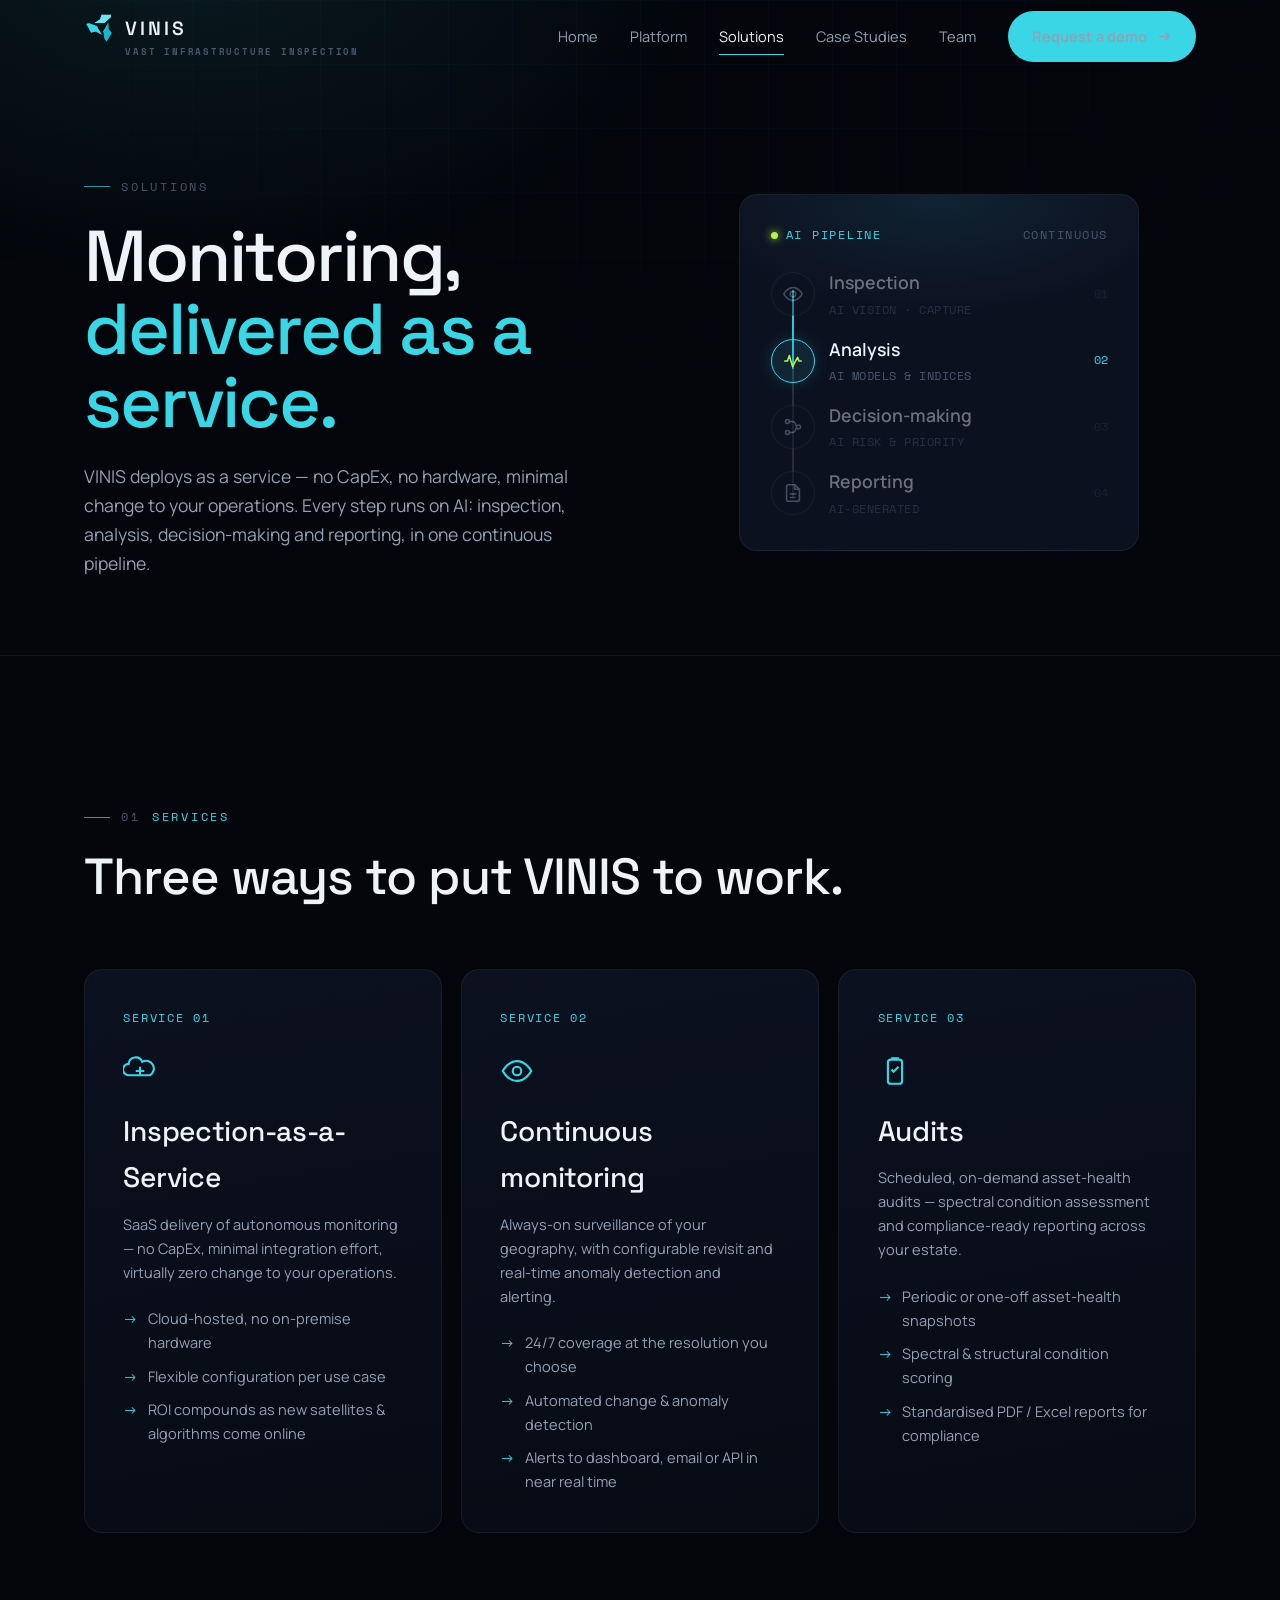
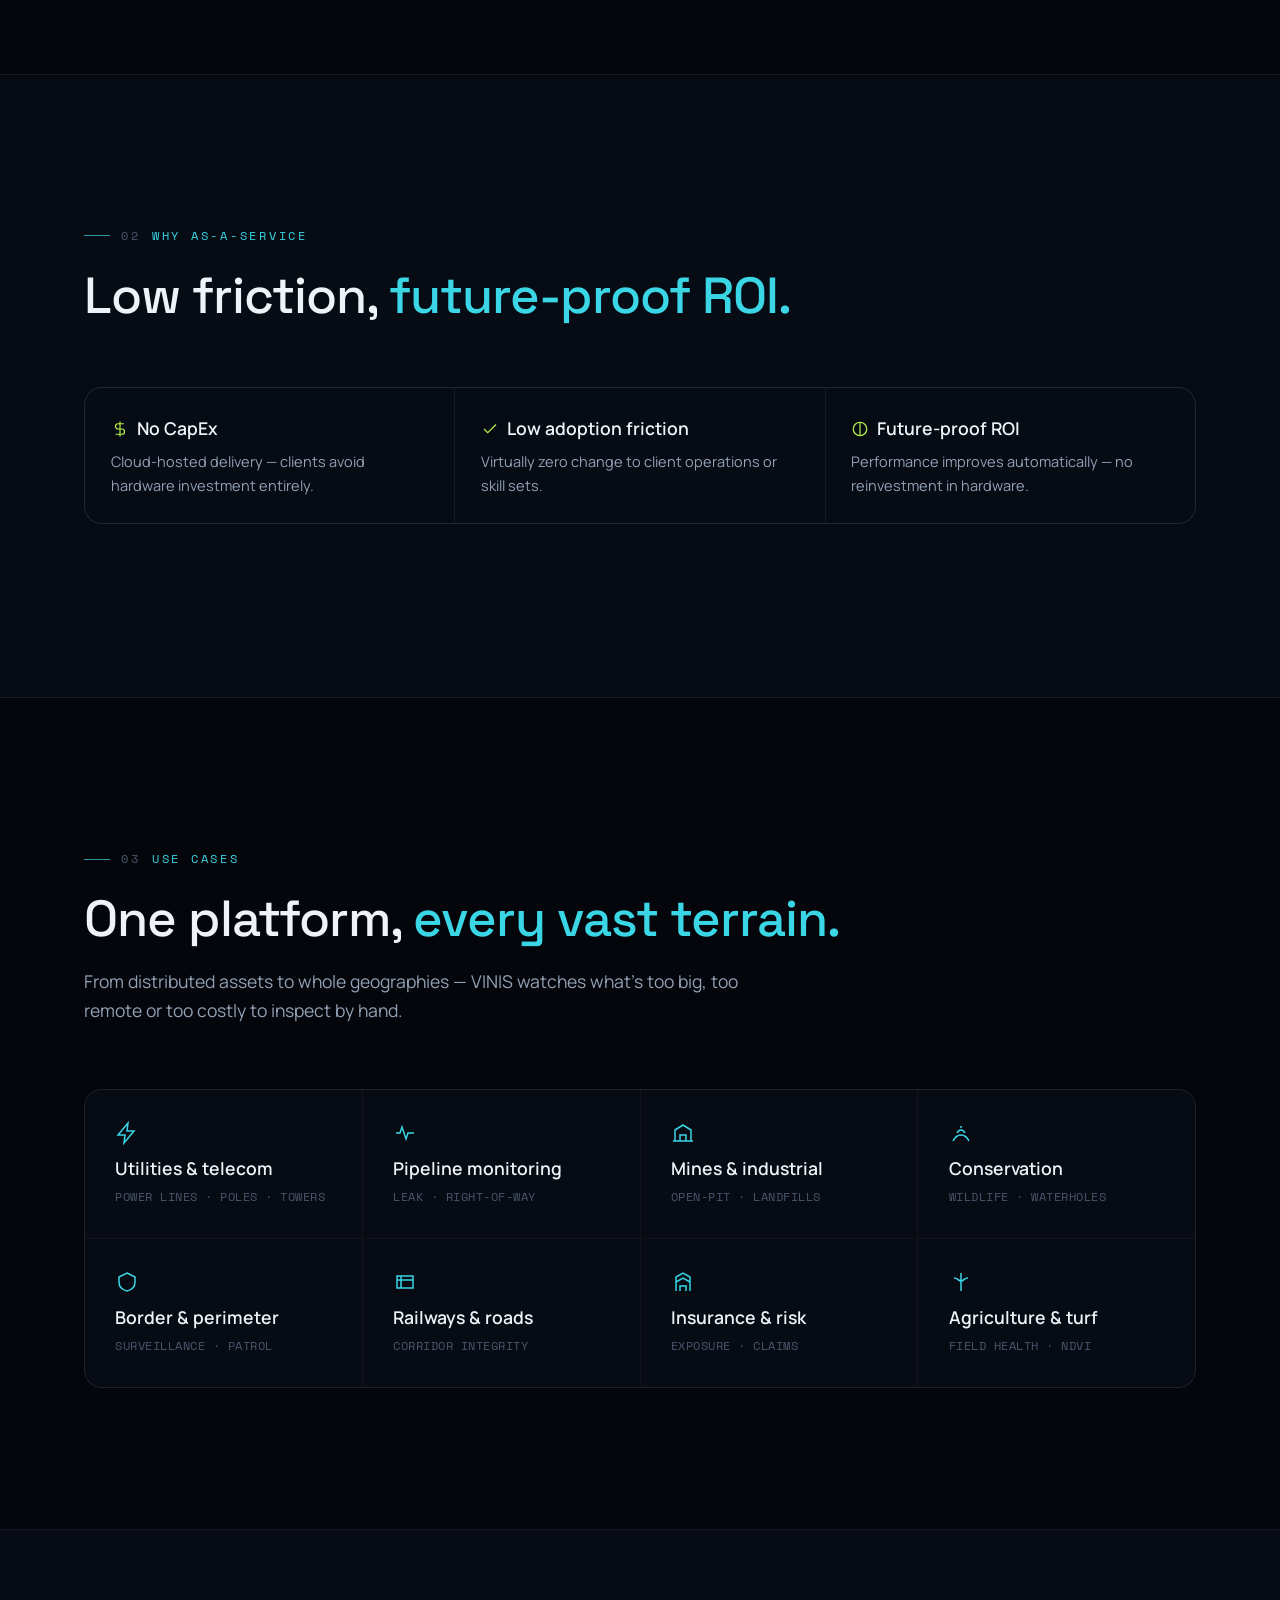
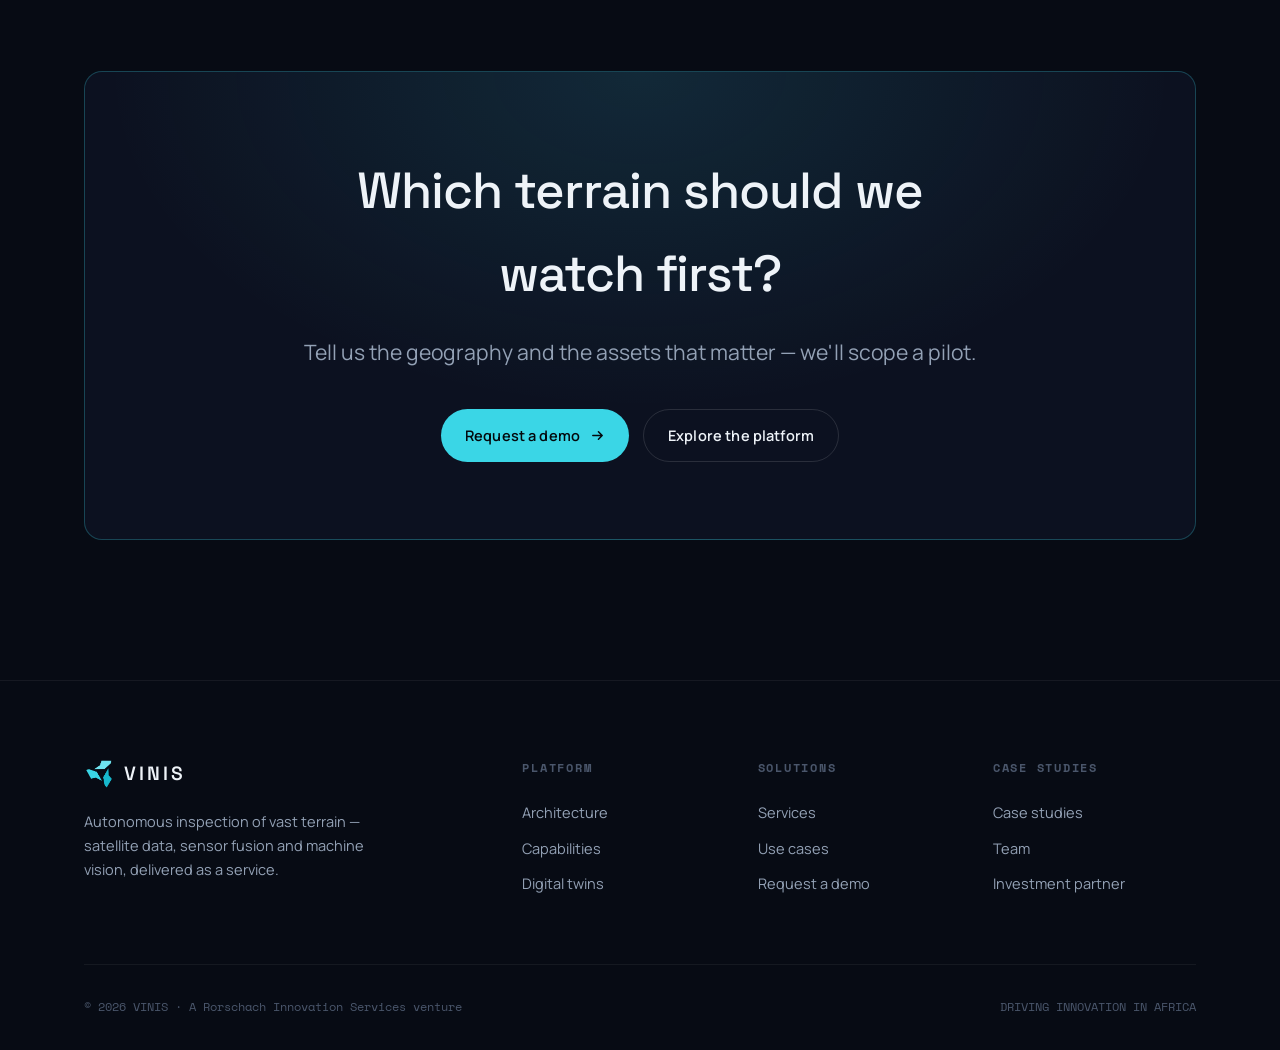
<file: solutions.html>
<!DOCTYPE html>
<html lang="en">
<head>
  <meta charset="UTF-8" />
  <meta name="viewport" content="width=device-width, initial-scale=1.0" />
  <title>Solutions — VINIS</title>
  <meta name="description" content="How you deploy VINIS — Inspection-as-a-Service, continuous monitoring and asset audits across utilities, pipelines, mining, conservation, borders and agriculture. No CapEx, delivered as a service." />

  <link rel="preconnect" href="https://fonts.googleapis.com" />
  <link rel="preconnect" href="https://fonts.gstatic.com" crossorigin />
  <link href="https://fonts.googleapis.com/css2?family=Space+Grotesk:wght@400;500;600;700&family=Manrope:wght@400;500;600;700;800&family=Space+Mono:wght@400;700&display=swap" rel="stylesheet" />
  <link rel="stylesheet" href="style.css" />
  <link rel="icon" type="image/png" href="assets/vinis-mark.png" />
</head>
<body>

  <!-- ============ NAV ============ -->
  <nav class="nav" id="nav">
    <div class="wrap nav-inner">
      <a href="index.html" class="brand" aria-label="VINIS home">
        <img class="mark" src="assets/vinis-mark.png" alt="" width="30" height="30" />
        <span class="wordmark">VINIS</span>
        <span class="sub">Vast Infrastructure Inspection</span>
      </a>
      <div class="nav-links" id="navLinks">
        <a href="index.html">Home</a>
        <a href="platform.html">Platform</a>
        <a href="solutions.html" class="active">Solutions</a>
        <a href="case-studies.html">Case Studies</a>
        <a href="team.html">Team</a>
        <a href="index.html#contact" class="btn btn-primary">
          Request a demo
          <svg viewBox="0 0 16 16" fill="none"><path d="M3 8h10M9 4l4 4-4 4" stroke="currentColor" stroke-width="1.6" stroke-linecap="round" stroke-linejoin="round"/></svg>
        </a>
      </div>
      <button class="nav-toggle" id="navToggle" aria-label="Menu" aria-expanded="false">
        <span></span><span></span><span></span>
      </button>
    </div>
  </nav>

  <!-- ============ PAGE HEADER (HERO) ============ -->
  <header class="page-header page-header--hero" id="top">
    <div class="wrap ph-grid">
      <div class="ph-copy">
        <span class="eyebrow reveal"><span class="num">Solutions</span></span>
        <h1 class="reveal">Monitoring, <em>delivered as a service.</em></h1>
        <p class="lead reveal d1">
          VINIS deploys as a service — no CapEx, no hardware, minimal change to your operations.
          Every step runs on AI: inspection, analysis, decision-making and reporting, in one
          continuous pipeline.
        </p>
      </div>

      <div class="ph-visual reveal d1">
        <div class="sol-flow" id="solFlow" data-step="0">
          <div class="sol-head">
            <span class="sol-badge"><span class="sol-badge-dot"></span>AI PIPELINE</span>
            <span class="sol-loop">CONTINUOUS</span>
          </div>
          <div class="sol-steps">
            <div class="sol-track"><span class="sol-fill"></span></div>
            <div class="sol-list">
              <div class="sol-step">
                <span class="sol-ico">
                  <svg viewBox="0 0 24 24" fill="none" stroke="currentColor" stroke-width="1.7"><path d="M2 12s3.5-7 10-7 10 7 10 7-3.5 7-10 7-10-7-10-7Z"/><circle cx="12" cy="12" r="3"/></svg>
                </span>
                <div class="sol-txt"><h4>Inspection</h4><p>AI vision · capture</p></div>
                <span class="sol-n">01</span>
              </div>
              <div class="sol-step">
                <span class="sol-ico">
                  <svg viewBox="0 0 24 24" fill="none" stroke="currentColor" stroke-width="1.7"><path d="M3 12h3l2-6 3.5 12L17 8l1.5 4H21" stroke-linecap="round" stroke-linejoin="round"/></svg>
                </span>
                <div class="sol-txt"><h4>Analysis</h4><p>AI models &amp; indices</p></div>
                <span class="sol-n">02</span>
              </div>
              <div class="sol-step">
                <span class="sol-ico">
                  <svg viewBox="0 0 24 24" fill="none" stroke="currentColor" stroke-width="1.7"><circle cx="6" cy="6" r="2.2"/><circle cx="6" cy="18" r="2.2"/><circle cx="18" cy="12" r="2.2"/><path d="M8.2 6H11a4 4 0 014 4M8.2 18H11a4 4 0 004-4" stroke-linecap="round"/></svg>
                </span>
                <div class="sol-txt"><h4>Decision-making</h4><p>AI risk &amp; priority</p></div>
                <span class="sol-n">03</span>
              </div>
              <div class="sol-step">
                <span class="sol-ico">
                  <svg viewBox="0 0 24 24" fill="none" stroke="currentColor" stroke-width="1.7"><path d="M14 3H7a2 2 0 00-2 2v14a2 2 0 002 2h10a2 2 0 002-2V8z"/><path d="M14 3v5h5M9 13h6M9 17h5" stroke-linecap="round"/></svg>
                </span>
                <div class="sol-txt"><h4>Reporting</h4><p>AI-generated</p></div>
                <span class="sol-n">04</span>
              </div>
            </div>
          </div>
        </div>
      </div>
    </div>
  </header>

  <!-- ============ SERVICES ============ -->
  <section class="section-pad" id="services">
    <div class="wrap">
      <div class="section-head reveal">
        <span class="eyebrow"><span class="num">01</span> Services</span>
        <h2>Three ways to put VINIS to work.</h2>
      </div>

      <div class="services">
        <div class="service reveal">
          <div class="sn">SERVICE 01</div>
          <svg class="icn" viewBox="0 0 24 24" fill="none" stroke="currentColor" stroke-width="1.5"><path d="M4 15a4 4 0 010-8 5 5 0 019.6-1.5A4.5 4.5 0 0119 15H4Z"/><path d="M9 12h6M12 9v6"/></svg>
          <h3>Inspection-as-a-Service</h3>
          <p>SaaS delivery of autonomous monitoring — no CapEx, minimal integration effort, virtually zero change to your operations.</p>
          <ul>
            <li>Cloud-hosted, no on-premise hardware</li>
            <li>Flexible configuration per use case</li>
            <li>ROI compounds as new satellites &amp; algorithms come online</li>
          </ul>
        </div>

        <div class="service reveal d1">
          <div class="sn">SERVICE 02</div>
          <svg class="icn" viewBox="0 0 24 24" fill="none" stroke="currentColor" stroke-width="1.5"><path d="M2 12s3.5-7 10-7 10 7 10 7-3.5 7-10 7-10-7-10-7Z"/><circle cx="12" cy="12" r="3"/></svg>
          <h3>Continuous monitoring</h3>
          <p>Always-on surveillance of your geography, with configurable revisit and real-time anomaly detection and alerting.</p>
          <ul>
            <li>24/7 coverage at the resolution you choose</li>
            <li>Automated change &amp; anomaly detection</li>
            <li>Alerts to dashboard, email or API in near real time</li>
          </ul>
        </div>

        <div class="service reveal d2">
          <div class="sn">SERVICE 03</div>
          <svg class="icn" viewBox="0 0 24 24" fill="none" stroke="currentColor" stroke-width="1.5"><path d="M9 4h6a2 2 0 012 2v13a2 2 0 01-2 2H9a2 2 0 01-2-2V6a2 2 0 012-2Z"/><path d="M10 4V3h4v1M9.5 11l1.5 1.5 3.5-3.5"/></svg>
          <h3>Audits</h3>
          <p>Scheduled, on-demand asset-health audits — spectral condition assessment and compliance-ready reporting across your estate.</p>
          <ul>
            <li>Periodic or one-off asset-health snapshots</li>
            <li>Spectral &amp; structural condition scoring</li>
            <li>Standardised PDF / Excel reports for compliance</li>
          </ul>
        </div>
      </div>
    </div>
  </section>

  <!-- ============ WHY IaaS ============ -->
  <section class="section-pad" style="background:var(--bg-2);border-block:1px solid var(--border);">
    <div class="wrap">
      <div class="section-head reveal">
        <span class="eyebrow"><span class="num">02</span> Why as-a-service</span>
        <h2>Low friction, <em>future-proof ROI.</em></h2>
      </div>
      <div class="model-banner reveal">
        <div class="mb">
          <h5><svg class="icn" viewBox="0 0 24 24" fill="none" stroke="currentColor" stroke-width="1.6"><path d="M12 2v20M17 5H9.5a3.5 3.5 0 000 7h5a3.5 3.5 0 010 7H6"/></svg> No CapEx</h5>
          <p>Cloud-hosted delivery — clients avoid hardware investment entirely.</p>
        </div>
        <div class="mb">
          <h5><svg class="icn" viewBox="0 0 24 24" fill="none" stroke="currentColor" stroke-width="1.6"><path d="M20 6L9 17l-5-5"/></svg> Low adoption friction</h5>
          <p>Virtually zero change to client operations or skill sets.</p>
        </div>
        <div class="mb">
          <h5><svg class="icn" viewBox="0 0 24 24" fill="none" stroke="currentColor" stroke-width="1.6"><path d="M3 12a9 9 0 019-9 9 9 0 019 9M21 12a9 9 0 01-9 9 9 9 0 01-9-9M12 3v18"/></svg> Future-proof ROI</h5>
          <p>Performance improves automatically — no reinvestment in hardware.</p>
        </div>
      </div>
    </div>
  </section>

  <!-- ============ USE CASES ============ -->
  <section class="section-pad" id="use-cases">
    <div class="wrap">
      <div class="section-head reveal">
        <span class="eyebrow"><span class="num">03</span> Use cases</span>
        <h2>One platform, <em>every vast terrain.</em></h2>
        <p>From distributed assets to whole geographies — VINIS watches what's too big, too remote or too costly to inspect by hand.</p>
      </div>
      <div class="verticals reveal">
        <div class="vert"><svg class="icn" viewBox="0 0 24 24" fill="none" stroke="currentColor" stroke-width="1.5"><path d="M13 2L3 14h7l-1 8 10-12h-7l1-8Z"/></svg><div><h5>Utilities &amp; telecom</h5><p>POWER LINES · POLES · TOWERS</p></div></div>
        <div class="vert"><svg class="icn" viewBox="0 0 24 24" fill="none" stroke="currentColor" stroke-width="1.5"><path d="M3 12h4l2-6 4 12 2-6h6"/></svg><div><h5>Pipeline monitoring</h5><p>LEAK · RIGHT-OF-WAY</p></div></div>
        <div class="vert"><svg class="icn" viewBox="0 0 24 24" fill="none" stroke="currentColor" stroke-width="1.5"><path d="M2 20h20M4 20V9l8-5 8 5v11M9 20v-6h6v6"/></svg><div><h5>Mines &amp; industrial</h5><p>OPEN-PIT · LANDFILLS</p></div></div>
        <div class="vert"><svg class="icn" viewBox="0 0 24 24" fill="none" stroke="currentColor" stroke-width="1.5"><path d="M4 20c4-8 12-8 16 0M8 12c2-4 6-4 8 0M11 6h2"/></svg><div><h5>Conservation</h5><p>WILDLIFE · WATERHOLES</p></div></div>
        <div class="vert"><svg class="icn" viewBox="0 0 24 24" fill="none" stroke="currentColor" stroke-width="1.5"><path d="M12 3l8 4v5c0 5-3.5 8-8 9-4.5-1-8-4-8-9V7l8-4Z"/></svg><div><h5>Border &amp; perimeter</h5><p>SURVEILLANCE · PATROL</p></div></div>
        <div class="vert"><svg class="icn" viewBox="0 0 24 24" fill="none" stroke="currentColor" stroke-width="1.5"><path d="M4 6h16v12H4z"/><path d="M4 10h16M8 6v12"/></svg><div><h5>Railways &amp; roads</h5><p>CORRIDOR INTEGRITY</p></div></div>
        <div class="vert"><svg class="icn" viewBox="0 0 24 24" fill="none" stroke="currentColor" stroke-width="1.5"><path d="M5 21V7l7-4 7 4v14M9 21v-5h6v5"/><path d="M5 12l7-4 7 4"/></svg><div><h5>Insurance &amp; risk</h5><p>EXPOSURE · CLAIMS</p></div></div>
        <div class="vert"><svg class="icn" viewBox="0 0 24 24" fill="none" stroke="currentColor" stroke-width="1.5"><path d="M12 3v18M5 8c4 0 4 3 7 3s3-3 7-3"/></svg><div><h5>Agriculture &amp; turf</h5><p>FIELD HEALTH · NDVI</p></div></div>
      </div>
    </div>
  </section>

  <!-- ============ CTA ============ -->
  <section class="section-pad" id="contact" style="background:var(--bg-2);border-top:1px solid var(--border);">
    <div class="wrap">
      <div class="cta reveal">
        <h2>Which terrain should we watch first?</h2>
        <p>Tell us the geography and the assets that matter — we'll scope a pilot.</p>
        <div class="hero-cta">
          <a href="mailto:info@rorschach.co.za?subject=VINIS%20demo%20request" class="btn btn-primary">
            Request a demo
            <svg viewBox="0 0 16 16" fill="none"><path d="M3 8h10M9 4l4 4-4 4" stroke="currentColor" stroke-width="1.6" stroke-linecap="round" stroke-linejoin="round"/></svg>
          </a>
          <a href="platform.html" class="btn btn-ghost">Explore the platform</a>
        </div>
      </div>
    </div>
  </section>

  <!-- ============ FOOTER ============ -->
  <footer class="footer">
    <div class="wrap">
      <div class="footer-grid">
        <div>
          <a href="index.html" class="brand">
            <img class="mark" src="assets/vinis-mark.png" alt="" width="30" height="30" />
            <span>VINIS</span>
          </a>
          <p class="fdesc">Autonomous inspection of vast terrain — satellite data, sensor fusion and machine vision, delivered as a service.</p>
        </div>
        <div class="footer-col">
          <h6>Platform</h6>
          <a href="platform.html#architecture">Architecture</a>
          <a href="platform.html#capabilities">Capabilities</a>
          <a href="platform.html#twin">Digital twins</a>
        </div>
        <div class="footer-col">
          <h6>Solutions</h6>
          <a href="solutions.html#services">Services</a>
          <a href="solutions.html#use-cases">Use cases</a>
          <a href="index.html#contact">Request a demo</a>
        </div>
        <div class="footer-col">
          <h6>Case studies</h6>
          <a href="case-studies.html#cases">Case studies</a>
          <a href="team.html#team">Team</a>
          <a href="team.html#partner">Investment partner</a>
        </div>
      </div>
      <div class="footer-bottom">
        <span>© 2026 VINIS · A Rorschach Innovation Services venture</span>
        <span>DRIVING INNOVATION IN AFRICA</span>
      </div>
    </div>
  </footer>

  <script src="script.js"></script>
  <script>
  /* ---- Solutions hero: cycle the AI pipeline (inspection → analysis → decision → reporting) ---- */
  (function () {
    var flow = document.getElementById('solFlow');
    if (!flow) return;
    var reduce = window.matchMedia('(prefers-reduced-motion: reduce)').matches;
    var i = 0;
    function set(n) { i = n; flow.setAttribute('data-step', i); }
    set(0);
    if (!reduce) setInterval(function () { set((i + 1) % 4); }, 1900);
  })();
  </script>
</body>
</html>
</file>
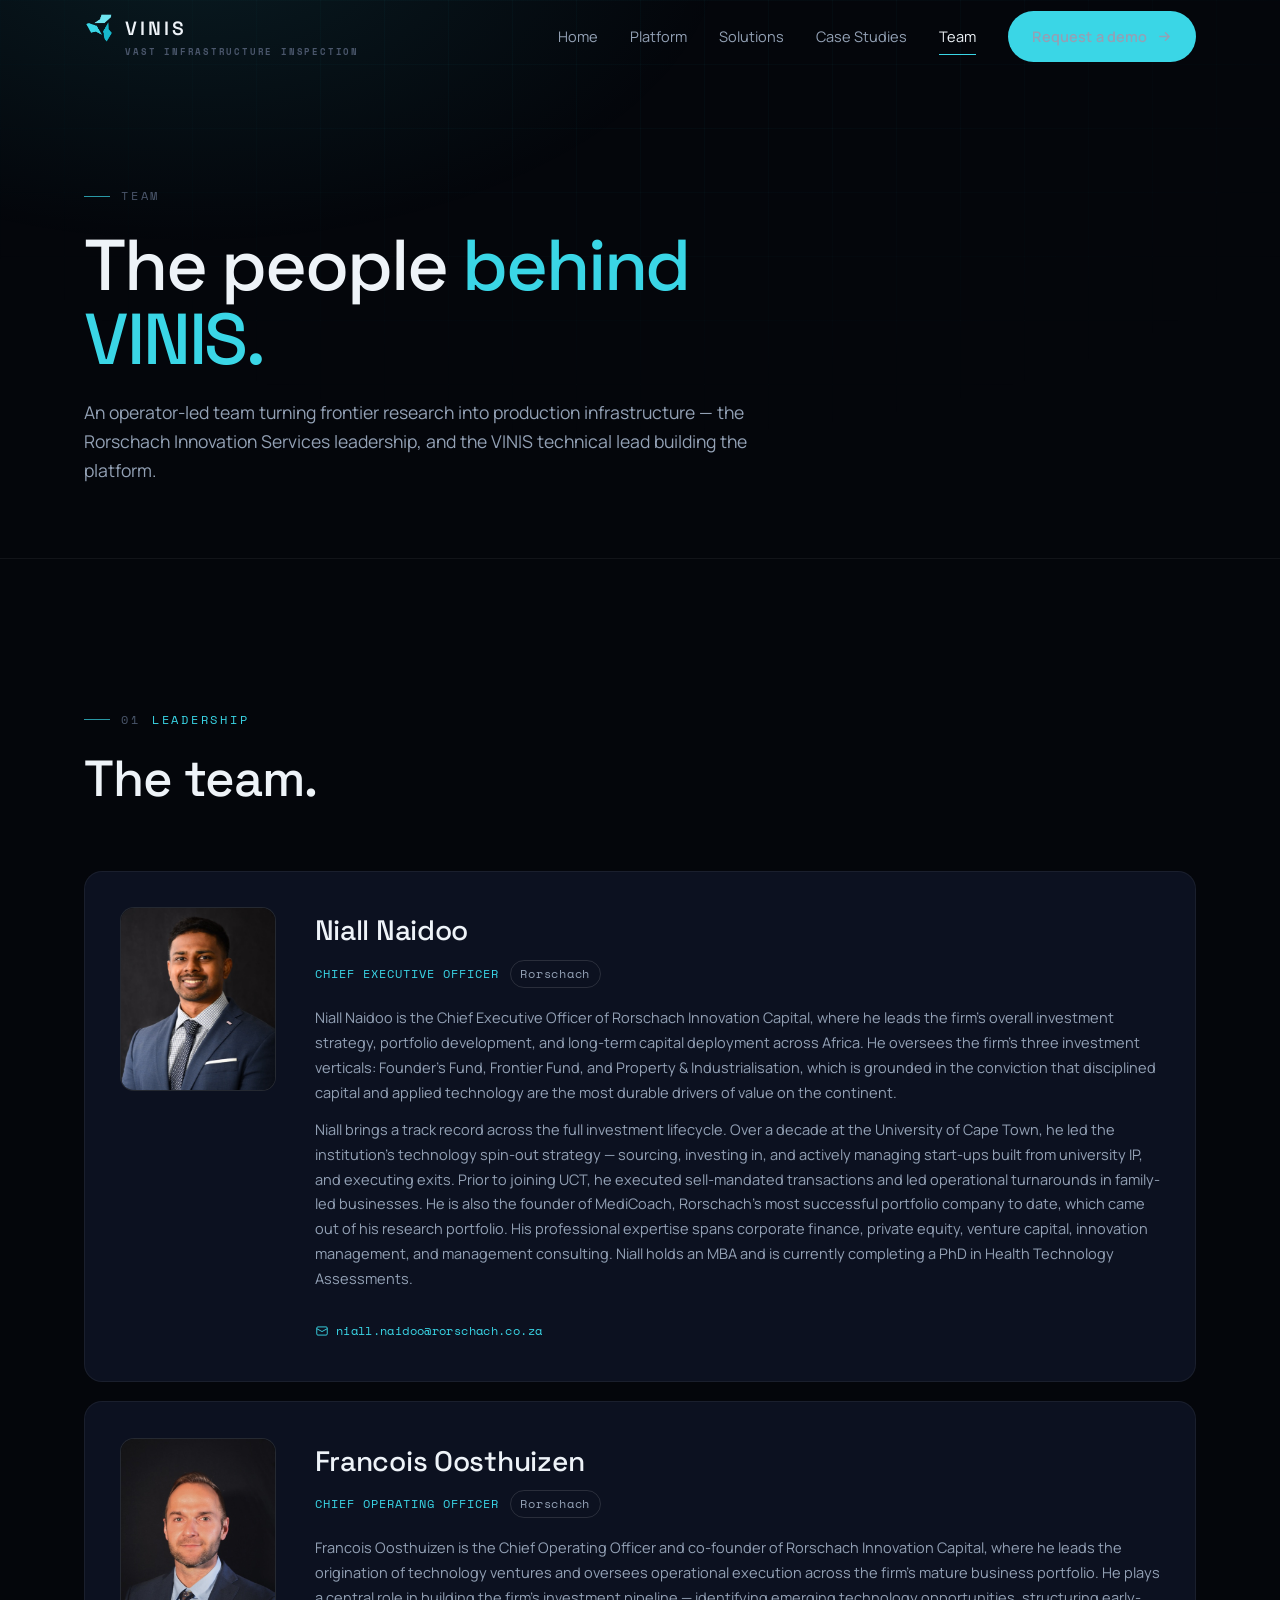
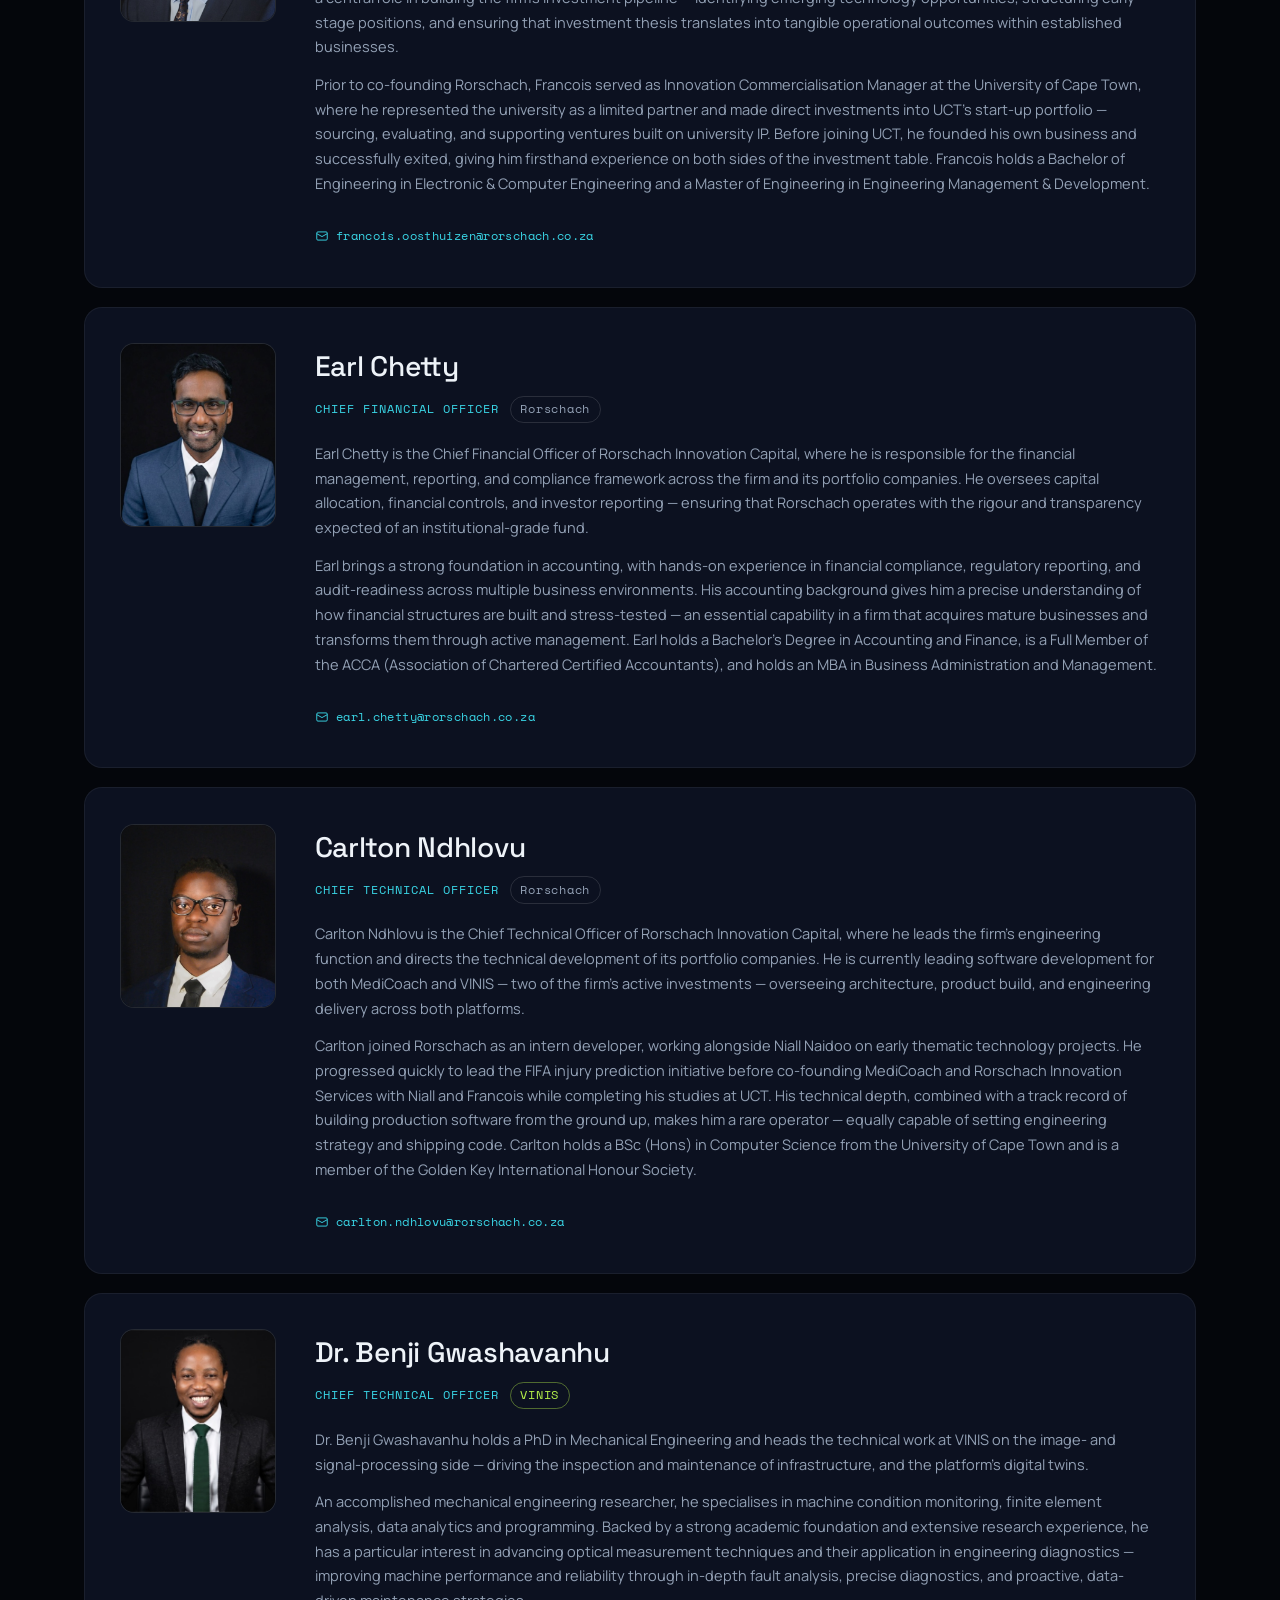
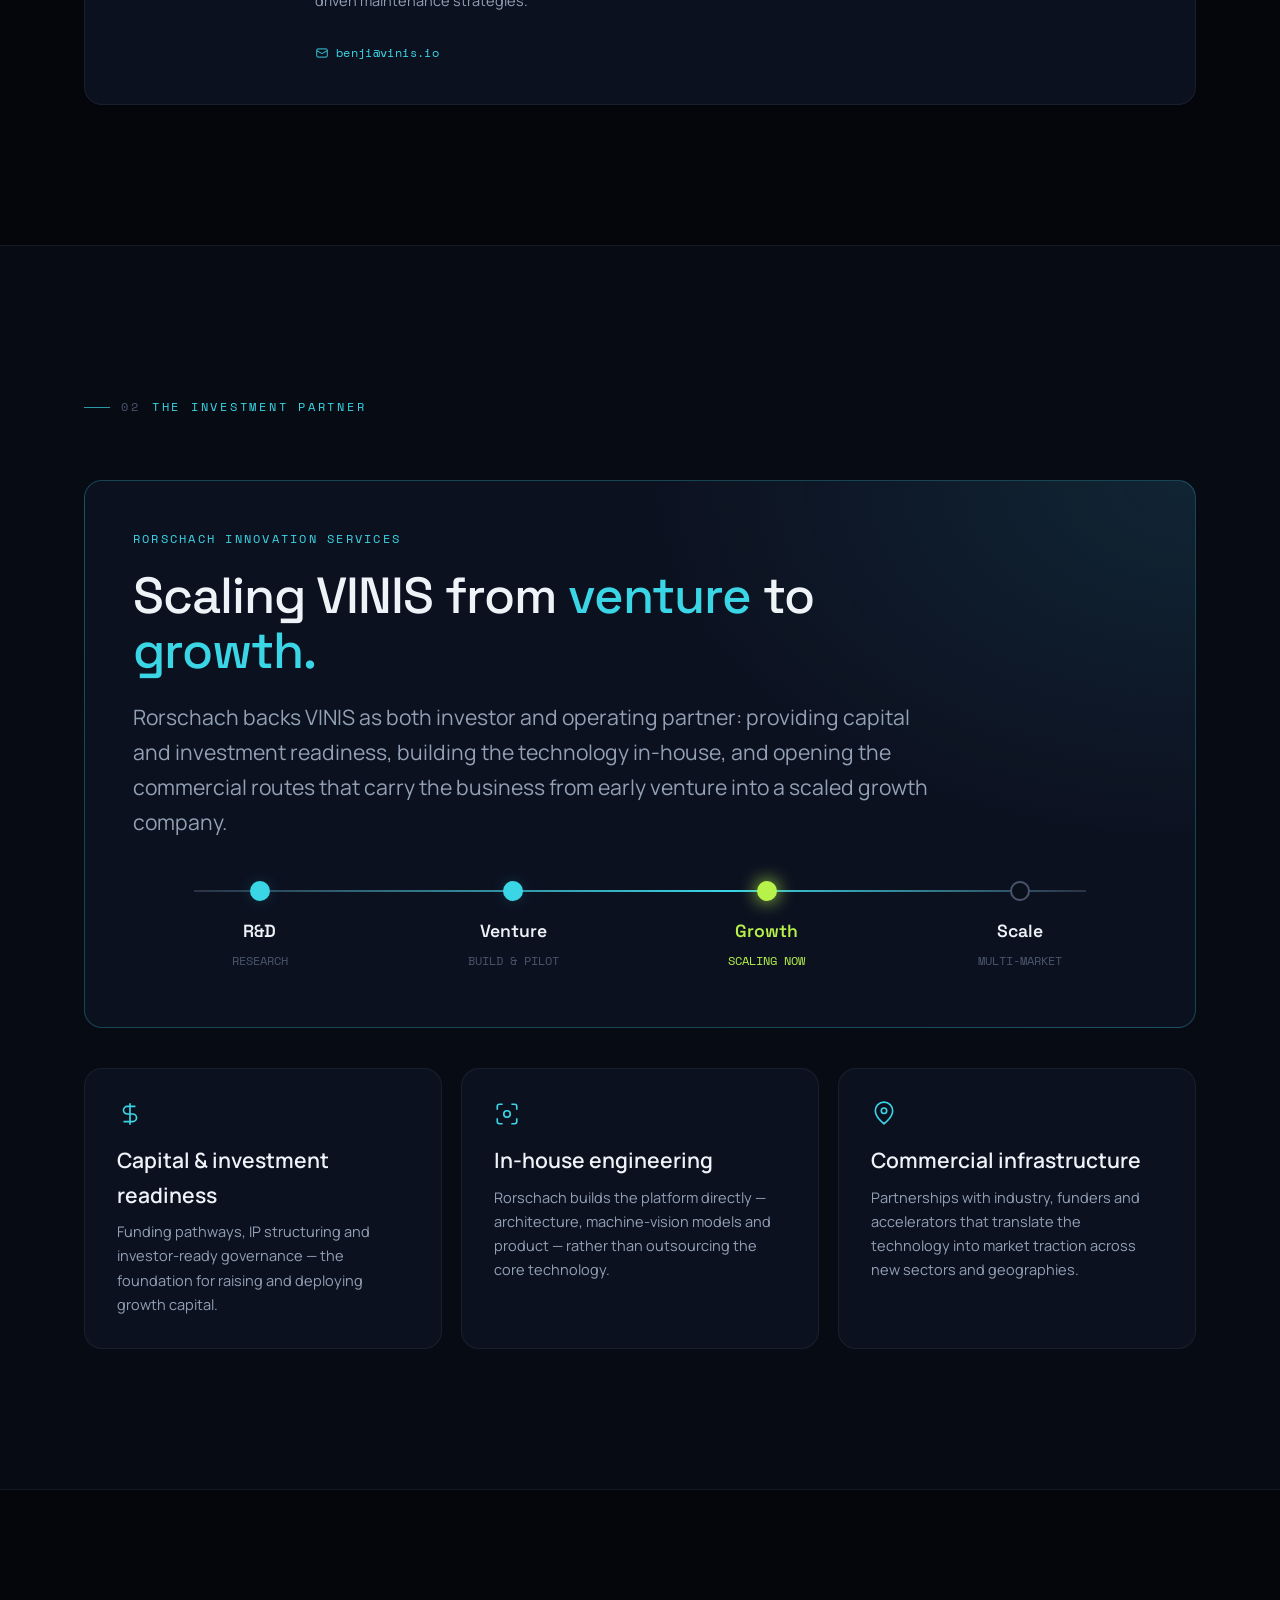
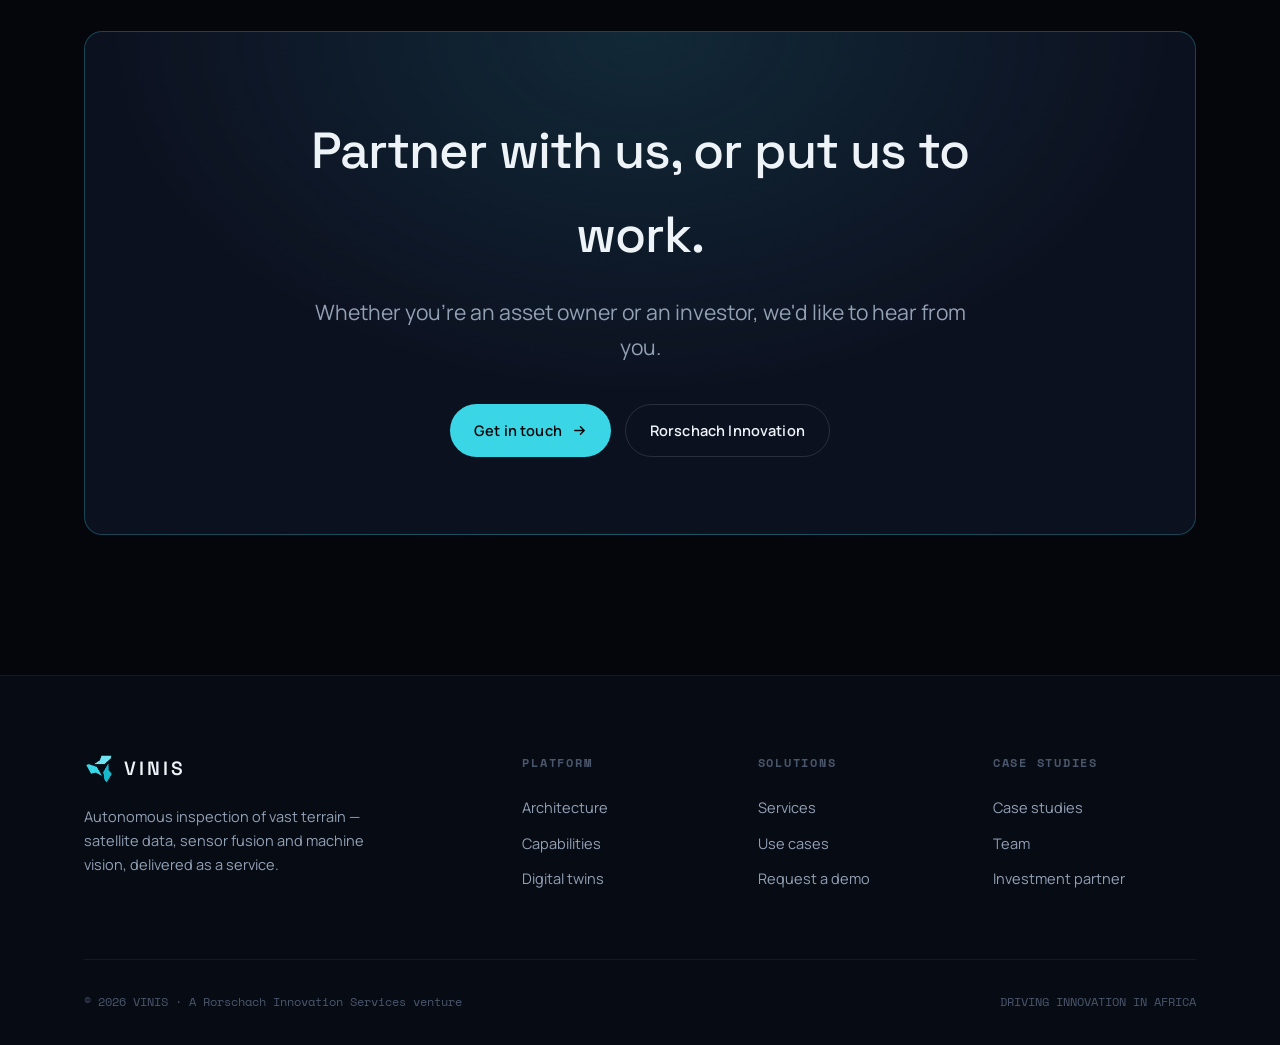
<file: team.html>
<!DOCTYPE html>
<html lang="en">
<head>
  <meta charset="UTF-8" />
  <meta name="viewport" content="width=device-width, initial-scale=1.0" />
  <title>Team — VINIS</title>
  <meta name="description" content="The team behind VINIS — the Rorschach Innovation Services leadership and VINIS technical lead — and how Rorschach scales the business from venture to growth." />

  <link rel="preconnect" href="https://fonts.googleapis.com" />
  <link rel="preconnect" href="https://fonts.gstatic.com" crossorigin />
  <link href="https://fonts.googleapis.com/css2?family=Space+Grotesk:wght@400;500;600;700&family=Manrope:wght@400;500;600;700;800&family=Space+Mono:wght@400;700&display=swap" rel="stylesheet" />
  <link rel="stylesheet" href="style.css" />
  <link rel="icon" type="image/png" href="assets/vinis-mark.png" />
</head>
<body>

  <!-- ============ NAV ============ -->
  <nav class="nav" id="nav">
    <div class="wrap nav-inner">
      <a href="index.html" class="brand" aria-label="VINIS home">
        <img class="mark" src="assets/vinis-mark.png" alt="" width="30" height="30" />
        <span class="wordmark">VINIS</span>
        <span class="sub">Vast Infrastructure Inspection</span>
      </a>
      <div class="nav-links" id="navLinks">
        <a href="index.html">Home</a>
        <a href="platform.html">Platform</a>
        <a href="solutions.html">Solutions</a>
        <a href="case-studies.html">Case Studies</a>
        <a href="team.html" class="active">Team</a>
        <a href="#contact" class="btn btn-primary">
          Request a demo
          <svg viewBox="0 0 16 16" fill="none"><path d="M3 8h10M9 4l4 4-4 4" stroke="currentColor" stroke-width="1.6" stroke-linecap="round" stroke-linejoin="round"/></svg>
        </a>
      </div>
      <button class="nav-toggle" id="navToggle" aria-label="Menu" aria-expanded="false">
        <span></span><span></span><span></span>
      </button>
    </div>
  </nav>

  <!-- ============ PAGE HEADER ============ -->
  <header class="page-header" id="top">
    <div class="wrap">
      <span class="eyebrow reveal"><span class="num">Team</span></span>
      <h1 class="reveal">The people <em>behind VINIS.</em></h1>
      <p class="lead reveal d1">
        An operator-led team turning frontier research into production infrastructure —
        the Rorschach Innovation Services leadership, and the VINIS technical lead building
        the platform.
      </p>
    </div>
  </header>

  <!-- ============ TEAM ============ -->
  <section class="section-pad" id="team">
    <div class="wrap">
      <div class="section-head reveal">
        <span class="eyebrow"><span class="num">01</span> Leadership</span>
        <h2>The team.</h2>
      </div>
      <div class="profiles">
        <article class="profile reveal">
          <div class="profile-photo"><img src="assets/team/niall.jpg" alt="Niall Naidoo" /></div>
          <div class="profile-body">
            <h4>Niall Naidoo</h4>
            <div class="profile-role">Chief Executive Officer <span class="org">Rorschach</span></div>
            <p>Niall Naidoo is the Chief Executive Officer of Rorschach Innovation Capital, where he leads the firm's overall investment strategy, portfolio development, and long-term capital deployment across Africa. He oversees the firm's three investment verticals: Founder's Fund, Frontier Fund, and Property &amp; Industrialisation, which is grounded in the conviction that disciplined capital and applied technology are the most durable drivers of value on the continent.</p>
            <p>Niall brings a track record across the full investment lifecycle. Over a decade at the University of Cape Town, he led the institution's technology spin-out strategy — sourcing, investing in, and actively managing start-ups built from university IP, and executing exits. Prior to joining UCT, he executed sell-mandated transactions and led operational turnarounds in family-led businesses. He is also the founder of MediCoach, Rorschach's most successful portfolio company to date, which came out of his research portfolio. His professional expertise spans corporate finance, private equity, venture capital, innovation management, and management consulting. Niall holds an MBA and is currently completing a PhD in Health Technology Assessments.</p>
            <a class="profile-email" href="mailto:niall.naidoo@rorschach.co.za"><svg viewBox="0 0 24 24" fill="none" stroke="currentColor" stroke-width="1.6"><rect x="3" y="5" width="18" height="14" rx="2"/><path d="M3 8l9 5 9-5"/></svg>niall.naidoo@rorschach.co.za</a>
          </div>
        </article>

        <article class="profile reveal">
          <div class="profile-photo"><img src="assets/team/francois.jpg" alt="Francois Oosthuizen" style="object-position:center 8%" /></div>
          <div class="profile-body">
            <h4>Francois Oosthuizen</h4>
            <div class="profile-role">Chief Operating Officer <span class="org">Rorschach</span></div>
            <p>Francois Oosthuizen is the Chief Operating Officer and co-founder of Rorschach Innovation Capital, where he leads the origination of technology ventures and oversees operational execution across the firm's mature business portfolio. He plays a central role in building the firm's investment pipeline — identifying emerging technology opportunities, structuring early-stage positions, and ensuring that investment thesis translates into tangible operational outcomes within established businesses.</p>
            <p>Prior to co-founding Rorschach, Francois served as Innovation Commercialisation Manager at the University of Cape Town, where he represented the university as a limited partner and made direct investments into UCT's start-up portfolio — sourcing, evaluating, and supporting ventures built on university IP. Before joining UCT, he founded his own business and successfully exited, giving him firsthand experience on both sides of the investment table. Francois holds a Bachelor of Engineering in Electronic &amp; Computer Engineering and a Master of Engineering in Engineering Management &amp; Development.</p>
            <a class="profile-email" href="mailto:francois.oosthuizen@rorschach.co.za"><svg viewBox="0 0 24 24" fill="none" stroke="currentColor" stroke-width="1.6"><rect x="3" y="5" width="18" height="14" rx="2"/><path d="M3 8l9 5 9-5"/></svg>francois.oosthuizen@rorschach.co.za</a>
          </div>
        </article>

        <article class="profile reveal">
          <div class="profile-photo"><img src="assets/team/earl.jpg" alt="Earl Chetty" style="object-position:center 8%" /></div>
          <div class="profile-body">
            <h4>Earl Chetty</h4>
            <div class="profile-role">Chief Financial Officer <span class="org">Rorschach</span></div>
            <p>Earl Chetty is the Chief Financial Officer of Rorschach Innovation Capital, where he is responsible for the financial management, reporting, and compliance framework across the firm and its portfolio companies. He oversees capital allocation, financial controls, and investor reporting — ensuring that Rorschach operates with the rigour and transparency expected of an institutional-grade fund.</p>
            <p>Earl brings a strong foundation in accounting, with hands-on experience in financial compliance, regulatory reporting, and audit-readiness across multiple business environments. His accounting background gives him a precise understanding of how financial structures are built and stress-tested — an essential capability in a firm that acquires mature businesses and transforms them through active management. Earl holds a Bachelor's Degree in Accounting and Finance, is a Full Member of the ACCA (Association of Chartered Certified Accountants), and holds an MBA in Business Administration and Management.</p>
            <a class="profile-email" href="mailto:earl.chetty@rorschach.co.za"><svg viewBox="0 0 24 24" fill="none" stroke="currentColor" stroke-width="1.6"><rect x="3" y="5" width="18" height="14" rx="2"/><path d="M3 8l9 5 9-5"/></svg>earl.chetty@rorschach.co.za</a>
          </div>
        </article>

        <article class="profile reveal">
          <div class="profile-photo"><img src="assets/team/carlton.jpg" alt="Carlton Ndhlovu" style="object-position:38% 6%" /></div>
          <div class="profile-body">
            <h4>Carlton Ndhlovu</h4>
            <div class="profile-role">Chief Technical Officer <span class="org">Rorschach</span></div>
            <p>Carlton Ndhlovu is the Chief Technical Officer of Rorschach Innovation Capital, where he leads the firm's engineering function and directs the technical development of its portfolio companies. He is currently leading software development for both MediCoach and VINIS — two of the firm's active investments — overseeing architecture, product build, and engineering delivery across both platforms.</p>
            <p>Carlton joined Rorschach as an intern developer, working alongside Niall Naidoo on early thematic technology projects. He progressed quickly to lead the FIFA injury prediction initiative before co-founding MediCoach and Rorschach Innovation Services with Niall and Francois while completing his studies at UCT. His technical depth, combined with a track record of building production software from the ground up, makes him a rare operator — equally capable of setting engineering strategy and shipping code. Carlton holds a BSc (Hons) in Computer Science from the University of Cape Town and is a member of the Golden Key International Honour Society.</p>
            <a class="profile-email" href="mailto:carlton.ndhlovu@rorschach.co.za"><svg viewBox="0 0 24 24" fill="none" stroke="currentColor" stroke-width="1.6"><rect x="3" y="5" width="18" height="14" rx="2"/><path d="M3 8l9 5 9-5"/></svg>carlton.ndhlovu@rorschach.co.za</a>
          </div>
        </article>

        <article class="profile reveal">
          <div class="profile-photo"><img src="assets/team/benji.jpg" alt="Dr. Benji Gwashavanhu" style="object-position:center 12%" /></div>
          <div class="profile-body">
            <h4>Dr. Benji Gwashavanhu</h4>
            <div class="profile-role">Chief Technical Officer <span class="org vinis">VINIS</span></div>
            <p>Dr. Benji Gwashavanhu holds a PhD in Mechanical Engineering and heads the technical work at VINIS on the image- and signal-processing side — driving the inspection and maintenance of infrastructure, and the platform's digital twins.</p>
            <p>An accomplished mechanical engineering researcher, he specialises in machine condition monitoring, finite element analysis, data analytics and programming. Backed by a strong academic foundation and extensive research experience, he has a particular interest in advancing optical measurement techniques and their application in engineering diagnostics — improving machine performance and reliability through in-depth fault analysis, precise diagnostics, and proactive, data-driven maintenance strategies.</p>
            <a class="profile-email" href="mailto:benji@vinis.io"><svg viewBox="0 0 24 24" fill="none" stroke="currentColor" stroke-width="1.6"><rect x="3" y="5" width="18" height="14" rx="2"/><path d="M3 8l9 5 9-5"/></svg>benji@vinis.io</a>
          </div>
        </article>
      </div>
    </div>
  </section>

  <!-- ============ INVESTMENT PARTNER ============ -->
  <section class="section-pad" id="partner" style="background:var(--bg-2);border-block:1px solid var(--border);">
    <div class="wrap">
      <div class="section-head reveal" style="margin-bottom:2.5rem;">
        <span class="eyebrow"><span class="num">02</span> The investment partner</span>
      </div>
      <div class="partner-band reveal">
        <div class="plabel">Rorschach Innovation Services</div>
        <h2>Scaling VINIS from <em>venture</em> to <em>growth.</em></h2>
        <p>
          Rorschach backs VINIS as both investor and operating partner: providing capital and
          investment readiness, building the technology in-house, and opening the commercial
          routes that carry the business from early venture into a scaled growth company.
        </p>

        <!-- stage progression -->
        <div class="stages" aria-label="Growth stage: VINIS is moving from venture into growth">
          <div class="stage-pt done">
            <div class="dot"></div>
            <div class="st">R&amp;D</div>
            <div class="ss">RESEARCH</div>
          </div>
          <div class="stage-pt done">
            <div class="dot"></div>
            <div class="st">Venture</div>
            <div class="ss">BUILD &amp; PILOT</div>
          </div>
          <div class="stage-pt now">
            <div class="dot"></div>
            <div class="st">Growth</div>
            <div class="ss">SCALING NOW</div>
          </div>
          <div class="stage-pt">
            <div class="dot"></div>
            <div class="st">Scale</div>
            <div class="ss">MULTI-MARKET</div>
          </div>
        </div>
      </div>

      <!-- role cards -->
      <div class="roles">
        <div class="role reveal">
          <svg class="icn" viewBox="0 0 24 24" fill="none" stroke="currentColor" stroke-width="1.5"><path d="M12 2v20M17 5H9.5a3.5 3.5 0 000 7h5a3.5 3.5 0 010 7H6"/></svg>
          <h4>Capital &amp; investment readiness</h4>
          <p>Funding pathways, IP structuring and investor-ready governance — the foundation for raising and deploying growth capital.</p>
        </div>
        <div class="role reveal d1">
          <svg class="icn" viewBox="0 0 24 24" fill="none" stroke="currentColor" stroke-width="1.5"><path d="M8 3H5a2 2 0 00-2 2v3M16 3h3a2 2 0 012 2v3M8 21H5a2 2 0 01-2-2v-3M16 21h3a2 2 0 002-2v-3"/><circle cx="12" cy="12" r="3"/></svg>
          <h4>In-house engineering</h4>
          <p>Rorschach builds the platform directly — architecture, machine-vision models and product — rather than outsourcing the core technology.</p>
        </div>
        <div class="role reveal d2">
          <svg class="icn" viewBox="0 0 24 24" fill="none" stroke="currentColor" stroke-width="1.5"><path d="M12 21C7 17 4 13 4 9a8 8 0 0116 0c0 4-3 8-8 12Z"/><circle cx="12" cy="9" r="2.5"/></svg>
          <h4>Commercial infrastructure</h4>
          <p>Partnerships with industry, funders and accelerators that translate the technology into market traction across new sectors and geographies.</p>
        </div>
      </div>
    </div>
  </section>

  <!-- ============ CTA ============ -->
  <section class="section-pad" id="contact">
    <div class="wrap">
      <div class="cta reveal">
        <h2>Partner with us, or put us to work.</h2>
        <p>Whether you're an asset owner or an investor, we'd like to hear from you.</p>
        <div class="hero-cta">
          <a href="mailto:info@rorschach.co.za?subject=VINIS%20enquiry" class="btn btn-primary">
            Get in touch
            <svg viewBox="0 0 16 16" fill="none"><path d="M3 8h10M9 4l4 4-4 4" stroke="currentColor" stroke-width="1.6" stroke-linecap="round" stroke-linejoin="round"/></svg>
          </a>
          <a href="https://rorschach.co.za" target="_blank" rel="noopener" class="btn btn-ghost">Rorschach Innovation</a>
        </div>
      </div>
    </div>
  </section>

  <!-- ============ FOOTER ============ -->
  <footer class="footer">
    <div class="wrap">
      <div class="footer-grid">
        <div>
          <a href="index.html" class="brand">
            <img class="mark" src="assets/vinis-mark.png" alt="" width="30" height="30" />
            <span>VINIS</span>
          </a>
          <p class="fdesc">Autonomous inspection of vast terrain — satellite data, sensor fusion and machine vision, delivered as a service.</p>
        </div>
        <div class="footer-col">
          <h6>Platform</h6>
          <a href="platform.html#architecture">Architecture</a>
          <a href="platform.html#capabilities">Capabilities</a>
          <a href="platform.html#twin">Digital twins</a>
        </div>
        <div class="footer-col">
          <h6>Solutions</h6>
          <a href="solutions.html">Services</a>
          <a href="solutions.html#use-cases">Use cases</a>
          <a href="index.html#contact">Request a demo</a>
        </div>
        <div class="footer-col">
          <h6>Case studies</h6>
          <a href="case-studies.html#cases">Case studies</a>
          <a href="team.html#team">Team</a>
          <a href="team.html#partner">Investment partner</a>
        </div>
      </div>
      <div class="footer-bottom">
        <span>© 2026 VINIS · A Rorschach Innovation Services venture</span>
        <span>DRIVING INNOVATION IN AFRICA</span>
      </div>
    </div>
  </footer>

  <script src="script.js"></script>
</body>
</html>
</file>
<file: style.css>
/* ==========================================================================
   VINIS — Vast Infrastructure Inspection Solution
   Autonomous terrain inspection from orbit
   A Rorschach Innovation Services venture
   Stylesheet — deep-tech / earth-observation system
   ========================================================================== */

/* ===========================
   DESIGN TOKENS
   =========================== */
:root {
  /* Base — deep space */
  --bg:        #04060b;
  --bg-2:      #070b14;
  --bg-3:      #0a0f1c;
  --bg-card:   #0c1120;
  --bg-card-h: #10172a;

  /* Accents */
  --cyan:      #3ad6e6;   /* primary — satellite signal */
  --cyan-2:    #17b8cc;
  --cyan-dim:  rgba(58, 214, 230, 0.10);
  --cyan-bdr:  rgba(58, 214, 230, 0.26);
  --lime:      #b6f24a;   /* secondary — vegetation / health index */
  --lime-dim:  rgba(182, 242, 74, 0.10);
  --amber:     #f2a93b;   /* alert / anomaly */
  --violet:    #7c6cf0;

  /* Text */
  --text:      #eef3f8;
  --text-2:    #93a1b5;
  --text-3:    #4a566b;
  --text-4:    #2b3346;

  /* Lines */
  --border:    rgba(255, 255, 255, 0.06);
  --border-2:  rgba(255, 255, 255, 0.12);
  --grid-line: rgba(58, 214, 230, 0.055);

  /* Type */
  --font:      'Manrope', -apple-system, BlinkMacSystemFont, 'Segoe UI', sans-serif;
  --display:   'Space Grotesk', 'Manrope', sans-serif;
  --mono:      'Space Mono', ui-monospace, 'SF Mono', Menlo, monospace;

  /* Fluid scale */
  --t-xs:   clamp(0.7rem,  0.66rem + 0.15vw, 0.78rem);
  --t-sm:   clamp(0.82rem, 0.79rem + 0.15vw, 0.92rem);
  --t-base: clamp(1rem,    0.96rem + 0.18vw, 1.1rem);
  --t-lg:   clamp(1.1rem,  1rem    + 0.4vw,  1.35rem);
  --t-xl:   clamp(1.4rem,  1.2rem  + 0.7vw,  2rem);
  --t-2xl:  clamp(2.2rem,  1.65rem + 1.9vw,  3.6rem);
  --t-3xl:  clamp(2.9rem,  2.1rem  + 3vw,    5.2rem);
  --t-hero: clamp(3.2rem,  2rem    + 7vw,   10rem);

  /* Spacing */
  --pad:     clamp(1.25rem, 5vw, 4rem);
  --max-w:   1240px;
  --section: clamp(5.5rem, 11vw, 10rem);

  --radius:    8px;
  --radius-lg: 18px;
  --ease:      0.35s cubic-bezier(0.22, 1, 0.36, 1);
  --ease-slow: 0.7s cubic-bezier(0.16, 1, 0.3, 1);
}

/* ===========================
   RESET
   =========================== */
*, *::before, *::after { box-sizing: border-box; margin: 0; padding: 0; }

html {
  scroll-behavior: smooth;
  scroll-padding-top: 90px;
  -webkit-text-size-adjust: 100%;
}

body {
  font-family: var(--font);
  background: var(--bg);
  color: var(--text);
  font-size: var(--t-base);
  line-height: 1.65;
  font-weight: 400;
  -webkit-font-smoothing: antialiased;
  text-rendering: optimizeLegibility;
  overflow-x: hidden;
}

img, svg { display: block; max-width: 100%; }
a { color: inherit; text-decoration: none; }
button { font-family: inherit; cursor: pointer; border: none; background: none; color: inherit; }
::selection { background: var(--cyan); color: #04060b; }

/* Subtle site-wide terrain grid */
body::before {
  content: "";
  position: fixed;
  inset: 0;
  z-index: 0;
  pointer-events: none;
  background-image:
    linear-gradient(var(--grid-line) 1px, transparent 1px),
    linear-gradient(90deg, var(--grid-line) 1px, transparent 1px);
  background-size: 64px 64px;
  mask-image: radial-gradient(ellipse 90% 70% at 50% 0%, #000 20%, transparent 75%);
  opacity: 0.6;
}

/* ===========================
   LAYOUT
   =========================== */
.wrap {
  width: 100%;
  max-width: var(--max-w);
  margin-inline: auto;
  padding-inline: var(--pad);
  position: relative;
  z-index: 1;
}

section { position: relative; z-index: 1; }

.section-pad { padding-block: var(--section); }

/* Section eyebrow — numbered technical label */
.eyebrow {
  display: inline-flex;
  align-items: center;
  gap: 0.7rem;
  font-family: var(--mono);
  font-size: var(--t-xs);
  letter-spacing: 0.22em;
  text-transform: uppercase;
  color: var(--cyan);
  margin-bottom: 1.4rem;
}
.eyebrow::before {
  content: "";
  width: 26px;
  height: 1px;
  background: var(--cyan);
  opacity: 0.7;
}
.eyebrow .num { color: var(--text-3); }

.section-head { max-width: 780px; margin-bottom: clamp(2.5rem, 5vw, 4.5rem); }
.section-head h2 {
  font-family: var(--display);
  font-size: var(--t-2xl);
  font-weight: 500;
  line-height: 1.08;
  letter-spacing: -0.02em;
}
.section-head p {
  margin-top: 1.3rem;
  color: var(--text-2);
  font-size: var(--t-base);
  max-width: 64ch;
}
.section-head h2 em { font-style: normal; color: var(--cyan); }

/* ===========================
   BUTTONS
   =========================== */
.btn {
  display: inline-flex;
  align-items: center;
  gap: 0.6rem;
  font-size: var(--t-sm);
  font-weight: 600;
  letter-spacing: 0.01em;
  padding: 0.85rem 1.5rem;
  border-radius: 100px;
  transition: var(--ease);
  white-space: nowrap;
}
.btn svg { width: 15px; height: 15px; transition: transform var(--ease); }
.btn-primary {
  background: var(--cyan);
  color: #03080c;
  box-shadow: 0 0 0 0 var(--cyan-bdr);
}
.btn-primary:hover {
  background: #5be3f0;
  box-shadow: 0 8px 34px -8px var(--cyan-bdr);
  transform: translateY(-2px);
}
.btn-primary:hover svg { transform: translateX(3px); }
.btn-ghost {
  border: 1px solid var(--border-2);
  color: var(--text);
}
.btn-ghost:hover { border-color: var(--cyan-bdr); background: var(--cyan-dim); }

/* ===========================
   NAV
   =========================== */
.nav {
  position: fixed;
  top: 0; left: 0; right: 0;
  z-index: 100;
  transition: var(--ease);
}
.nav-inner {
  display: flex;
  align-items: center;
  justify-content: space-between;
  height: 74px;
  border-bottom: 1px solid transparent;
  transition: var(--ease);
}
.nav.scrolled .nav-inner {
  border-bottom-color: var(--border);
}
.nav.scrolled {
  background: rgba(4, 6, 11, 0.72);
  backdrop-filter: blur(18px) saturate(140%);
  -webkit-backdrop-filter: blur(18px) saturate(140%);
}
.brand {
  display: grid;
  grid-template-columns: auto auto;
  align-items: center;
  column-gap: 0.7rem;
  row-gap: 0.1rem;
  font-family: var(--display);
  font-weight: 600;
  font-size: 1.2rem;
  letter-spacing: 0.16em;
}
.brand .mark { grid-column: 1; grid-row: 1; width: 30px; height: 30px; object-fit: contain; }
.brand .wordmark { grid-column: 2; grid-row: 1; line-height: 1; }
.brand .sub {
  grid-column: 2; grid-row: 2;
  font-family: var(--mono);
  font-size: 0.56rem;
  letter-spacing: 0.2em;
  color: var(--text-3);
  text-transform: uppercase;
}
.nav-links {
  display: flex;
  align-items: center;
  gap: 2rem;
}
.nav-links a {
  font-size: var(--t-sm);
  color: var(--text-2);
  transition: color var(--ease);
  position: relative;
}
.nav-links a:not(.btn):hover { color: var(--text); }
.nav-links a:not(.btn)::after {
  content: "";
  position: absolute;
  left: 0; bottom: -6px;
  width: 0; height: 1px;
  background: var(--cyan);
  transition: width var(--ease);
}
.nav-links a:not(.btn):hover::after { width: 100%; }

.nav-toggle { display: none; width: 28px; height: 28px; }
.nav-toggle span {
  display: block; height: 1.5px; background: var(--text);
  margin: 6px 0; transition: var(--ease); border-radius: 2px;
}

/* ===========================
   HERO
   =========================== */
.hero {
  position: relative;
  min-height: 100svh;
  display: flex;
  align-items: center;
  padding-top: 74px;
  overflow: hidden;
}
.hero-bg {
  position: absolute; inset: 0; z-index: 0;
  pointer-events: none;
}
/* orbital glow */
.hero-bg::before {
  content: "";
  position: absolute;
  top: -20%; left: 50%;
  width: min(1200px, 120vw); height: min(1200px, 120vw);
  transform: translateX(-50%);
  background: radial-gradient(circle at 50% 50%,
    rgba(58, 214, 230, 0.14) 0%,
    rgba(124, 108, 240, 0.07) 32%,
    transparent 62%);
  filter: blur(20px);
}
/* scan sweep */
.hero-scan {
  position: absolute; inset: 0;
  background: linear-gradient(180deg, transparent 0%, rgba(58,214,230,0.05) 50%, transparent 100%);
  height: 40%;
  animation: scan 7s cubic-bezier(0.45,0,0.55,1) infinite;
  opacity: 0.7;
}
@keyframes scan {
  0%   { transform: translateY(-60%); opacity: 0; }
  40%  { opacity: 0.8; }
  100% { transform: translateY(280%); opacity: 0; }
}

.hero-grid {
  display: grid;
  grid-template-columns: 1.15fr 0.85fr;
  gap: clamp(2rem, 5vw, 4rem);
  align-items: center;
  width: 100%;
}
.hero-eyebrow {
  display: inline-flex; align-items: center; gap: 0.75rem;
  font-family: var(--mono); font-size: var(--t-xs);
  letter-spacing: 0.18em; text-transform: uppercase;
  color: var(--text-2);
  padding: 0.45rem 0.9rem;
  border: 1px solid var(--border-2);
  border-radius: 100px;
  margin-bottom: 1.8rem;
}
.hero-eyebrow .dot {
  width: 7px; height: 7px; border-radius: 50%;
  background: var(--lime);
  box-shadow: 0 0 10px var(--lime);
  animation: pulse 2.4s ease-in-out infinite;
}
@keyframes pulse { 0%,100%{opacity:1} 50%{opacity:0.35} }

.hero h1 {
  font-family: var(--display);
  font-size: var(--t-hero);
  font-weight: 500;
  line-height: 0.98;
  letter-spacing: -0.03em;
}
.hero h1 .line { display: block; overflow: hidden; }
.hero h1 em { font-style: normal; color: var(--cyan); }
.hero-lead {
  margin-top: 1.8rem;
  max-width: 48ch;
  color: var(--text-2);
  font-size: var(--t-base);
}
.hero-cta {
  display: flex; flex-wrap: wrap; gap: 0.9rem;
  margin-top: 2.4rem;
}
.hero-meta {
  margin-top: 2.8rem;
  display: flex; flex-wrap: wrap; gap: 1.6rem 2.4rem;
  font-family: var(--mono); font-size: var(--t-xs);
  color: var(--text-3); letter-spacing: 0.06em;
}
.hero-meta span { color: var(--text-2); }

/* Hero visual — orbit */
.orbit {
  position: relative;
  aspect-ratio: 1;
  width: 100%;
  max-width: 440px;
  margin-inline: auto;
}
.orbit-ring {
  position: absolute; inset: 0;
  border: 1px solid var(--border-2);
  border-radius: 50%;
}
.orbit-ring.r2 { inset: 14%; border-style: dashed; border-color: var(--cyan-bdr); opacity: 0.5; }
.orbit-ring.r3 { inset: 30%; border-color: var(--border); }
.orbit-core {
  position: absolute; inset: 38%;
  border-radius: 50%;
  background:
    radial-gradient(circle at 35% 30%, #12314a, #061019 70%),
    var(--bg-3);
  box-shadow: inset 0 0 40px rgba(58,214,230,0.25), 0 0 60px -20px var(--cyan);
  overflow: hidden;
}
.orbit-core::after {
  content: "";
  position: absolute; inset: 0;
  background:
    radial-gradient(circle at 60% 70%, rgba(182,242,74,0.5) 0 6%, transparent 7%),
    radial-gradient(circle at 40% 45%, rgba(182,242,74,0.35) 0 4%, transparent 5%),
    radial-gradient(circle at 30% 65%, rgba(242,169,59,0.4) 0 3%, transparent 4%);
}
.orbit-sat {
  position: absolute; top: 50%; left: 50%;
  width: 100%; height: 100%;
  transform: translate(-50%, -50%);
  animation: spin 18s linear infinite;
}
.orbit-sat .sat {
  position: absolute; top: -6px; left: 50%;
  width: 12px; height: 12px; margin-left: -6px;
  border-radius: 2px;
  background: var(--cyan);
  box-shadow: 0 0 16px var(--cyan);
}
.orbit-sat.s2 { animation-duration: 30s; animation-direction: reverse; inset: 14%; }
.orbit-sat.s2 .sat { background: var(--lime); box-shadow: 0 0 16px var(--lime); width: 9px; height: 9px; }
@keyframes spin { to { transform: translate(-50%,-50%) rotate(360deg); } }

.orbit-label {
  position: absolute;
  font-family: var(--mono); font-size: 0.6rem;
  letter-spacing: 0.1em; color: var(--text-3);
  white-space: nowrap;
}
.orbit-label.tl { top: 4%; left: 0; }
.orbit-label.br { bottom: 4%; right: 0; color: var(--cyan); }

/* ===========================
   TICKER / COST STRIP
   =========================== */
.strip {
  border-block: 1px solid var(--border);
  background: var(--bg-2);
}
.strip-grid {
  display: grid;
  grid-template-columns: repeat(4, 1fr);
}
.strip-item {
  padding: clamp(1.6rem, 3vw, 2.6rem) 1.5rem;
  border-left: 1px solid var(--border);
  position: relative;
}
.strip-item:first-child { border-left: none; }
.strip-item .k {
  font-family: var(--display);
  font-size: clamp(1.8rem, 4vw, 2.8rem);
  font-weight: 500;
  letter-spacing: -0.02em;
  line-height: 1;
  display: flex; align-items: baseline; gap: 0.2rem;
}
.strip-item .k .u { font-size: 0.5em; color: var(--text-2); font-family: var(--mono); }
.strip-item .k.hl { color: var(--cyan); }
.strip-item .l {
  margin-top: 0.7rem;
  font-size: var(--t-sm);
  color: var(--text-2);
}

/* ===========================
   COST-COMPARISON CHART
   =========================== */
.split {
  display: grid;
  grid-template-columns: 1fr 1fr;
  gap: clamp(2.5rem, 6vw, 6rem);
  align-items: center;
}
.problem-list { display: flex; flex-direction: column; gap: 1.6rem; }
.problem-item {
  display: flex; gap: 1.1rem;
  padding-bottom: 1.6rem;
  border-bottom: 1px solid var(--border);
}
.problem-item:last-child { border-bottom: none; padding-bottom: 0; }
.problem-item .pn {
  font-family: var(--mono); font-size: var(--t-xs);
  color: var(--cyan); flex: none; padding-top: 0.35rem;
}
.problem-item h4 { font-size: var(--t-lg); font-weight: 600; margin-bottom: 0.4rem; }
.problem-item p { color: var(--text-2); font-size: var(--t-sm); }

.chart-card {
  background: var(--bg-card);
  border: 1px solid var(--border);
  border-radius: var(--radius-lg);
  padding: clamp(1.6rem, 3vw, 2.4rem);
}
.chart-card .ct {
  font-family: var(--mono); font-size: var(--t-xs);
  letter-spacing: 0.14em; text-transform: uppercase;
  color: var(--text-3); margin-bottom: 0.4rem;
}
.chart-card .ch {
  font-family: var(--display); font-size: var(--t-lg);
  font-weight: 500; margin-bottom: 2rem;
}
.bars { display: flex; flex-direction: column; gap: 1.5rem; }
.bar-row { display: grid; grid-template-columns: 90px 1fr; align-items: center; gap: 1rem; }
.bar-row .bl { font-size: var(--t-sm); color: var(--text-2); }
.bar-track { position: relative; height: 34px; }
.bar-fill {
  height: 100%;
  border-radius: 5px;
  background: linear-gradient(90deg, var(--text-4), var(--text-3));
  width: 0;
  transition: width 1.1s cubic-bezier(0.22,1,0.36,1);
  display: flex; align-items: center; justify-content: flex-end;
  padding-right: 0.7rem;
  font-family: var(--mono); font-size: var(--t-xs); color: var(--text);
  min-width: fit-content;
}
.bar-row.win .bar-fill {
  background: linear-gradient(90deg, var(--cyan-2), var(--cyan));
  color: #04060b; font-weight: 700;
  box-shadow: 0 0 24px -6px var(--cyan-bdr);
}
.chart-foot {
  margin-top: 1.8rem; padding-top: 1.4rem;
  border-top: 1px solid var(--border);
  font-family: var(--mono); font-size: var(--t-xs);
  color: var(--text-3); letter-spacing: 0.04em;
}
.chart-foot b { color: var(--lime); }

/* ===========================
   STEPS / HOW IT WORKS
   =========================== */
.steps {
  display: grid;
  grid-template-columns: repeat(3, 1fr);
  gap: 1.2rem;
}
.step {
  background: var(--bg-card);
  border: 1px solid var(--border);
  border-radius: var(--radius-lg);
  padding: clamp(1.6rem, 2.6vw, 2.2rem);
  position: relative;
  overflow: hidden;
  transition: var(--ease);
}
.step:hover { border-color: var(--cyan-bdr); background: var(--bg-card-h); transform: translateY(-4px); }
.step .sn {
  font-family: var(--mono); font-size: var(--t-xs);
  color: var(--cyan); letter-spacing: 0.14em; margin-bottom: 1.6rem;
}
.step .icn { width: 34px; height: 34px; color: var(--cyan); margin-bottom: 1.2rem; }
.step h3 { font-family: var(--display); font-size: var(--t-xl); font-weight: 500; margin-bottom: 0.7rem; letter-spacing: -0.01em; }
.step p { color: var(--text-2); font-size: var(--t-sm); }
.step::after {
  content: "";
  position: absolute; top: 0; left: 0; right: 0; height: 2px;
  background: linear-gradient(90deg, var(--cyan), transparent);
  transform: scaleX(0); transform-origin: left;
  transition: transform var(--ease-slow);
}
.step:hover::after { transform: scaleX(1); }

/* ===========================
   ARCHITECTURE STACK
   =========================== */
.stack { display: flex; flex-direction: column; gap: 0.8rem; }
.layer {
  display: grid;
  grid-template-columns: 200px 1fr;
  gap: clamp(1rem, 3vw, 2.5rem);
  align-items: center;
  padding: clamp(1.4rem, 2.5vw, 2rem) clamp(1.4rem, 2.5vw, 2.2rem);
  background: var(--bg-card);
  border: 1px solid var(--border);
  border-radius: var(--radius-lg);
  transition: var(--ease);
  position: relative;
}
.layer:hover { border-color: var(--cyan-bdr); background: var(--bg-card-h); }
.layer .lhead { display: flex; flex-direction: column; gap: 0.4rem; }
.layer .lnum { font-family: var(--mono); font-size: var(--t-xs); color: var(--text-3); }
.layer .lname { font-family: var(--display); font-size: var(--t-lg); font-weight: 500; }
.layer .lname .accent { color: var(--cyan); }
.layer .ldesc { color: var(--text-2); font-size: var(--t-sm); margin-bottom: 0.9rem; }
.chips { display: flex; flex-wrap: wrap; gap: 0.5rem; }
.chip {
  font-family: var(--mono); font-size: var(--t-xs);
  color: var(--text-2);
  padding: 0.3rem 0.75rem;
  border: 1px solid var(--border-2);
  border-radius: 100px;
  transition: var(--ease);
}
.layer:hover .chip { border-color: var(--cyan-bdr); }

/* ===========================
   FEATURES (capabilities)
   =========================== */
.feat-grid {
  display: grid;
  grid-template-columns: repeat(3, 1fr);
  gap: 1.2rem;
}
.feat {
  padding: clamp(1.5rem, 2.5vw, 2rem);
  border: 1px solid var(--border);
  border-radius: var(--radius-lg);
  background: var(--bg-card);
  transition: var(--ease);
}
.feat:hover { border-color: var(--cyan-bdr); transform: translateY(-3px); }
.feat .icn { width: 28px; height: 28px; color: var(--lime); margin-bottom: 1.1rem; }
.feat h4 { font-size: var(--t-lg); font-weight: 600; margin-bottom: 0.5rem; }
.feat p { color: var(--text-2); font-size: var(--t-sm); }

/* ===========================
   USE-CASE VERTICALS
   =========================== */
.verticals {
  display: grid;
  grid-template-columns: repeat(4, 1fr);
  gap: 1px;
  background: var(--border);
  border: 1px solid var(--border);
  border-radius: var(--radius-lg);
  overflow: hidden;
}
.vert {
  background: var(--bg-2);
  padding: clamp(1.4rem, 2.4vw, 1.9rem);
  min-height: 148px;
  display: flex; flex-direction: column; justify-content: space-between;
  transition: var(--ease);
}
.vert:hover { background: var(--bg-card-h); }
.vert .icn { width: 24px; height: 24px; color: var(--cyan); }
.vert h5 { font-size: var(--t-base); font-weight: 600; margin-bottom: 0.3rem; }
.vert p { font-size: var(--t-xs); color: var(--text-3); font-family: var(--mono); letter-spacing: 0.04em; }

/* ===========================
   TARGET MARKETS (feature cards)
   =========================== */
.markets { display: grid; grid-template-columns: 1fr 1fr; gap: 1.2rem; }
.market {
  position: relative;
  border: 1px solid var(--border);
  border-radius: var(--radius-lg);
  padding: clamp(1.8rem, 3vw, 2.6rem);
  background:
    linear-gradient(160deg, var(--bg-card) 0%, var(--bg-2) 100%);
  overflow: hidden;
  transition: var(--ease);
}
.market:hover { border-color: var(--cyan-bdr); }
.market .tag {
  font-family: var(--mono); font-size: var(--t-xs);
  letter-spacing: 0.14em; text-transform: uppercase; color: var(--cyan);
  margin-bottom: 1.1rem;
}
.market h3 { font-family: var(--display); font-size: var(--t-xl); font-weight: 500; margin-bottom: 1rem; letter-spacing: -0.01em; }
.market .mstat {
  display: flex; gap: 2rem; margin: 1.4rem 0;
  padding: 1.2rem 0; border-block: 1px solid var(--border);
}
.market .mstat .n { font-family: var(--display); font-size: var(--t-2xl); font-weight: 500; color: var(--lime); line-height: 1; }
.market .mstat .nl { font-size: var(--t-xs); color: var(--text-2); margin-top: 0.4rem; }
.market ul { list-style: none; display: flex; flex-direction: column; gap: 0.6rem; }
.market li { display: flex; gap: 0.7rem; font-size: var(--t-sm); color: var(--text-2); }
.market li::before { content: "→"; color: var(--cyan); flex: none; }

/* ===========================
   BUSINESS MODEL / REVENUE STREAMS
   =========================== */
.rev-grid { display: grid; grid-template-columns: 1fr 1fr 1fr; gap: 1.2rem; margin-top: 2rem; }
.rev {
  border: 1px solid var(--border);
  border-radius: var(--radius-lg);
  padding: clamp(1.5rem, 2.5vw, 2rem);
  background: var(--bg-card);
  position: relative;
}
.rev .rpct {
  font-family: var(--display); font-size: var(--t-3xl); font-weight: 500;
  color: var(--cyan); line-height: 1; letter-spacing: -0.03em;
}
.rev h4 { font-size: var(--t-lg); font-weight: 600; margin: 0.8rem 0 0.5rem; }
.rev p { color: var(--text-2); font-size: var(--t-sm); }
.rev .rmeta { margin-top: 1rem; font-family: var(--mono); font-size: var(--t-xs); color: var(--text-3); }

.model-banner {
  display: grid; grid-template-columns: repeat(3, 1fr); gap: 1px;
  background: var(--border); border: 1px solid var(--border);
  border-radius: var(--radius-lg); overflow: hidden; margin-bottom: 2rem;
}
.model-banner .mb { background: var(--bg-2); padding: 1.6rem; }
.model-banner .mb h5 { font-size: var(--t-base); font-weight: 600; margin-bottom: 0.4rem; display: flex; align-items: center; gap: 0.5rem; }
.model-banner .mb h5 .icn { width: 18px; height: 18px; color: var(--lime); }
.model-banner .mb p { font-size: var(--t-sm); color: var(--text-2); }

/* ===========================
   MARKET OPPORTUNITY (TAM/SAM/SOM)
   =========================== */
.tam-wrap { display: grid; grid-template-columns: 0.9fr 1.1fr; gap: clamp(2.5rem, 5vw, 5rem); align-items: center; }
.tam-viz {
  position: relative; aspect-ratio: 1; max-width: 420px; margin-inline: auto; width: 100%;
  display: grid; place-items: center;
}
.tam-ring {
  position: absolute; border-radius: 50%;
  display: grid; place-items: start center;
  padding-top: 1.1rem;
  font-family: var(--mono); font-size: var(--t-xs); letter-spacing: 0.1em;
  text-transform: uppercase;
}
.tam-ring.tam { inset: 0; border: 1px solid var(--border-2); color: var(--text-3); background: radial-gradient(circle at 50% 30%, rgba(124,108,240,0.08), transparent 60%); }
.tam-ring.sam { inset: 22%; border: 1px solid var(--cyan-bdr); color: var(--text-2); background: radial-gradient(circle at 50% 30%, rgba(58,214,230,0.08), transparent 60%); }
.tam-ring.som { inset: 44%; border: 1px solid var(--lime); color: var(--lime); background: var(--lime-dim); }
.tam-legend { display: flex; flex-direction: column; gap: 1.4rem; }
.tam-row { display: grid; grid-template-columns: auto 1fr; gap: 1.2rem; align-items: baseline; padding-bottom: 1.4rem; border-bottom: 1px solid var(--border); }
.tam-row:last-child { border-bottom: none; }
.tam-row .tk { font-family: var(--mono); font-size: var(--t-xs); color: var(--text-3); letter-spacing: 0.14em; }
.tam-row .tv { font-family: var(--display); font-size: var(--t-2xl); font-weight: 500; letter-spacing: -0.02em; }
.tam-row .tv .cur { font-size: 0.45em; color: var(--text-2); font-family: var(--mono); }
.tam-row.som .tv { color: var(--lime); }
.tam-row.sam .tv { color: var(--cyan); }
.tam-row .td { grid-column: 2; color: var(--text-2); font-size: var(--t-sm); margin-top: 0.2rem; }
.tam-note { margin-top: 1.6rem; font-family: var(--mono); font-size: var(--t-xs); color: var(--text-3); }

/* ===========================
   FORECAST / TRAJECTORY
   =========================== */
.forecast {
  border: 1px solid var(--border);
  border-radius: var(--radius-lg);
  background: var(--bg-card);
  padding: clamp(1.8rem, 3.5vw, 3rem);
  margin-top: 2rem;
}
.fc-years { display: grid; grid-template-columns: repeat(3, 1fr); gap: 1px; background: var(--border); }
.fc-col { background: var(--bg-card); padding: 0 clamp(1rem,2vw,1.6rem); }
.fc-graph { display: grid; grid-template-columns: repeat(3, 1fr); align-items: end; gap: clamp(1rem,3vw,3rem); height: 220px; margin-bottom: 2rem; padding-top: 1rem; }
.fc-bar { position: relative; display: flex; flex-direction: column; justify-content: flex-end; align-items: center; height: 100%; }
.fc-bar .fill {
  width: min(72px, 60%);
  background: linear-gradient(180deg, var(--cyan), rgba(58,214,230,0.15));
  border-radius: 6px 6px 0 0;
  height: 0;
  transition: height 1.2s cubic-bezier(0.22,1,0.36,1);
  position: relative;
}
.fc-bar:last-child .fill { background: linear-gradient(180deg, var(--lime), rgba(182,242,74,0.15)); }
.fc-bar .fval { position: absolute; top: -1.8rem; left: 50%; transform: translateX(-50%); font-family: var(--display); font-weight: 600; font-size: var(--t-base); white-space: nowrap; }
.fc-bar:last-child .fval { color: var(--lime); }
.fc-meta { display: grid; grid-template-columns: repeat(3,1fr); gap: clamp(1rem,3vw,3rem); text-align: center; }
.fc-meta .fy { font-family: var(--mono); font-size: var(--t-xs); color: var(--text-3); letter-spacing: 0.1em; }
.fc-foot { display: grid; grid-template-columns: repeat(3, 1fr); gap: 1rem; margin-top: 2.4rem; padding-top: 2rem; border-top: 1px solid var(--border); }
.fc-kpi .kv { font-family: var(--display); font-size: var(--t-xl); font-weight: 500; color: var(--cyan); }
.fc-kpi .kl { font-size: var(--t-xs); color: var(--text-2); margin-top: 0.2rem; }

/* ===========================
   TEAM
   =========================== */
.team-grid { display: grid; grid-template-columns: repeat(auto-fit, minmax(190px, 1fr)); gap: 1.2rem; }
.member {
  border: 1px solid var(--border);
  border-radius: var(--radius-lg);
  padding: clamp(1.5rem, 2.5vw, 2rem);
  background: var(--bg-card);
  transition: var(--ease);
}
.member:hover { border-color: var(--cyan-bdr); background: var(--bg-card-h); }
.member .av {
  width: 52px; height: 52px; border-radius: 50%;
  display: grid; place-items: center;
  font-family: var(--display); font-weight: 600; font-size: 1.1rem;
  background: var(--cyan-dim); color: var(--cyan);
  border: 1px solid var(--cyan-bdr);
  margin-bottom: 1.2rem;
}
.member h4 { font-size: var(--t-lg); font-weight: 600; }
.member .mrole { font-family: var(--mono); font-size: var(--t-xs); color: var(--cyan); letter-spacing: 0.08em; margin-top: 0.3rem; text-transform: uppercase; }
.member .av.vinis { background: var(--lime-dim); color: var(--lime); border-color: rgba(182, 242, 74, 0.4); }
.member .org {
  display: inline-block; margin-top: 0.9rem;
  font-family: var(--mono); font-size: var(--t-xs); letter-spacing: 0.08em;
  color: var(--text-2); border: 1px solid var(--border-2);
  border-radius: 100px; padding: 0.25rem 0.7rem;
}
.member .org.vinis { color: var(--lime); border-color: rgba(182, 242, 74, 0.4); }

/* ---------- Team profiles (photo + bio) ---------- */
.profiles { display: flex; flex-direction: column; gap: 1.2rem; }
.profile {
  display: grid; grid-template-columns: 156px 1fr; gap: clamp(1.4rem, 3vw, 2.4rem); align-items: start;
  border: 1px solid var(--border); border-radius: var(--radius-lg); background: var(--bg-card);
  padding: clamp(1.5rem, 3vw, 2.2rem); transition: var(--ease);
}
.profile:hover { border-color: var(--cyan-bdr); }
.profile-photo { width: 156px; height: 184px; border-radius: 14px; overflow: hidden; border: 1px solid var(--border-2); background: var(--bg-2); }
.profile-photo img { width: 100%; height: 100%; object-fit: cover; display: block; }
.profile-photo.placeholder { display: grid; place-items: center; font-family: var(--display); font-weight: 600; font-size: 2.4rem; color: var(--cyan); background: var(--cyan-dim); }
.profile-photo.placeholder.vinis { color: var(--lime); background: var(--lime-dim); border-color: rgba(182, 242, 74, 0.4); }
.profile-body h4 { font-family: var(--display); font-size: var(--t-xl); font-weight: 500; letter-spacing: -0.01em; }
.profile-role { display: inline-flex; align-items: center; gap: 0.7rem; flex-wrap: wrap; margin: 0.4rem 0 1.1rem;
  font-family: var(--mono); font-size: var(--t-xs); letter-spacing: 0.08em; text-transform: uppercase; color: var(--cyan); }
.profile-role .org { font-family: var(--mono); font-size: var(--t-xs); letter-spacing: 0.06em; color: var(--text-2);
  border: 1px solid var(--border-2); border-radius: 100px; padding: 0.15rem 0.6rem; text-transform: none; }
.profile-role .org.vinis { color: var(--lime); border-color: rgba(182, 242, 74, 0.4); }
.profile-body p { color: var(--text-2); font-size: var(--t-sm); line-height: 1.7; margin-bottom: 0.8rem; }
.profile-body p:last-child { margin-bottom: 0; }
.profile-email { display: inline-flex; align-items: center; gap: 0.45rem; margin-top: 1.1rem;
  font-family: var(--mono); font-size: var(--t-xs); letter-spacing: 0.03em; color: var(--cyan); transition: var(--ease); }
.profile-email:hover { color: var(--lime); }
.profile-email svg { width: 14px; height: 14px; flex: none; }
@media (max-width: 640px) {
  .profile { grid-template-columns: 1fr; }
  .profile-photo { width: 120px; height: 144px; }
}

/* ===========================
   CTA
   =========================== */
.cta {
  position: relative;
  border: 1px solid var(--cyan-bdr);
  border-radius: var(--radius-lg);
  padding: clamp(2.5rem, 6vw, 5rem);
  text-align: center;
  overflow: hidden;
  background:
    radial-gradient(ellipse 80% 120% at 50% 0%, rgba(58,214,230,0.12), transparent 60%),
    var(--bg-card);
}
.cta h2 { font-family: var(--display); font-size: var(--t-2xl); font-weight: 500; letter-spacing: -0.02em; max-width: 20ch; margin-inline: auto; }
.cta p { color: var(--text-2); font-size: var(--t-lg); margin: 1.2rem auto 2.2rem; max-width: 52ch; }
.cta .hero-cta { justify-content: center; }

/* ===========================
   FOOTER
   =========================== */
.footer { border-top: 1px solid var(--border); background: var(--bg-2); padding-block: clamp(3rem, 6vw, 5rem) 2rem; }
.footer-grid { display: grid; grid-template-columns: 2fr 1fr 1fr 1fr; gap: 2rem; }
.footer .brand { display: inline-flex; align-items: center; gap: 0.6rem; margin-bottom: 1.2rem; }
.footer .fdesc { color: var(--text-2); font-size: var(--t-sm); max-width: 34ch; }
.footer-col h6 { font-family: var(--mono); font-size: var(--t-xs); text-transform: uppercase; letter-spacing: 0.14em; color: var(--text-3); margin-bottom: 1rem; }
.footer-col a { display: block; color: var(--text-2); font-size: var(--t-sm); padding: 0.35rem 0; transition: color var(--ease); }
.footer-col a:hover { color: var(--cyan); }
.footer-bottom {
  display: flex; flex-wrap: wrap; gap: 1rem; justify-content: space-between;
  margin-top: clamp(2.5rem, 5vw, 4rem); padding-top: 2rem;
  border-top: 1px solid var(--border);
  font-family: var(--mono); font-size: var(--t-xs); color: var(--text-3);
}

/* ===========================
   REVEAL ANIMATION
   =========================== */
.reveal { opacity: 0; transform: translateY(28px); transition: opacity var(--ease-slow), transform var(--ease-slow); }
.reveal.in { opacity: 1; transform: none; }
.reveal.d1 { transition-delay: 0.08s; }
.reveal.d2 { transition-delay: 0.16s; }
.reveal.d3 { transition-delay: 0.24s; }
.reveal.d4 { transition-delay: 0.32s; }

@media (prefers-reduced-motion: reduce) {
  * { animation: none !important; transition-duration: 0.01ms !important; }
  .reveal { opacity: 1; transform: none; }
}

/* ===========================
   RESPONSIVE
   =========================== */
@media (max-width: 960px) {
  .hero-grid { grid-template-columns: 1fr; }
  .orbit { max-width: 340px; grid-row: 1; margin-bottom: 1rem; }
  .hero-visual { order: -1; }
  .split, .tam-wrap { grid-template-columns: 1fr; }
  .steps, .feat-grid { grid-template-columns: 1fr 1fr; }
  .rev-grid { grid-template-columns: 1fr; }
  .verticals { grid-template-columns: 1fr 1fr; }
  .markets { grid-template-columns: 1fr; }
  .team-grid { grid-template-columns: 1fr 1fr; }
  .layer { grid-template-columns: 1fr; gap: 1rem; }
  .footer-grid { grid-template-columns: 1fr 1fr; }
  .model-banner { grid-template-columns: 1fr; }
}

@media (max-width: 680px) {
  .nav-links { display: none; }
  .nav-links.open {
    display: flex; flex-direction: column;
    position: absolute; top: 74px; left: 0; right: 0;
    background: rgba(4,6,11,0.96); backdrop-filter: blur(20px);
    padding: 1.5rem var(--pad) 2rem; gap: 1.2rem;
    border-bottom: 1px solid var(--border);
    align-items: flex-start;
  }
  .nav-links.open a { font-size: var(--t-lg); }
  .nav-toggle { display: block; }
  .strip-grid { grid-template-columns: 1fr 1fr; }
  .strip-item:nth-child(-n+2) { border-bottom: 1px solid var(--border); }
  .strip-item:nth-child(odd) { border-left: none; }
  .steps, .feat-grid, .verticals, .team-grid, .rev-grid,
  .fc-foot { grid-template-columns: 1fr; }
  .footer-grid { grid-template-columns: 1fr; }
  .fc-graph { gap: 0.6rem; }
  .hero h1 { font-size: clamp(3rem, 14vw, 5rem); }
}

/* ==========================================================================
   MULTI-PAGE ADDITIONS
   ========================================================================== */

/* Home hero tagline (longer manifesto line) */
.hero h1.tagline {
  font-size: clamp(1.7rem, 1.05rem + 2.4vw, 2.6rem);
  line-height: 1.14;
  letter-spacing: -0.02em;
}
.hero h1.tagline .line { margin-bottom: 0.04em; }

/* Active nav link */
.nav-links a.active { color: var(--text); }
.nav-links a.active:not(.btn)::after { width: 100%; }

/* ---------- Interior page header (compact hero) ---------- */
.page-header {
  position: relative;
  padding-top: clamp(8rem, 14vw, 11rem);
  padding-bottom: clamp(2.5rem, 6vw, 4.5rem);
  overflow: hidden;
  border-bottom: 1px solid var(--border);
}
.page-header::before {
  content: "";
  position: absolute; inset: 0; z-index: 0; pointer-events: none;
  background: radial-gradient(ellipse 70% 90% at 15% -10%,
    rgba(58, 214, 230, 0.10), transparent 60%);
}
.page-header .wrap { position: relative; z-index: 1; }
.page-header h1 {
  font-family: var(--display);
  font-size: var(--t-3xl);
  font-weight: 500;
  line-height: 1.02;
  letter-spacing: -0.03em;
  max-width: 16ch;
}
.page-header h1 em { font-style: normal; color: var(--cyan); }
.page-header .lead {
  margin-top: 1.4rem;
  max-width: 62ch;
  color: var(--text-2);
  font-size: var(--t-base);
}

/* ---------- Explore cards (home routing) ---------- */
.explore { display: grid; grid-template-columns: repeat(3, 1fr); gap: 1.2rem; }
.explore-card {
  display: flex; flex-direction: column;
  border: 1px solid var(--border);
  border-radius: var(--radius-lg);
  padding: clamp(1.6rem, 2.6vw, 2.2rem);
  background: var(--bg-card);
  min-height: 230px;
  transition: var(--ease);
  position: relative;
  overflow: hidden;
}
.explore-card:hover { border-color: var(--cyan-bdr); background: var(--bg-card-h); transform: translateY(-4px); }
.explore-card .xn { font-family: var(--mono); font-size: var(--t-xs); color: var(--cyan); letter-spacing: 0.14em; }
.explore-card h3 { font-family: var(--display); font-size: var(--t-xl); font-weight: 500; margin: 1.4rem 0 0.6rem; letter-spacing: -0.01em; }
.explore-card p { color: var(--text-2); font-size: var(--t-sm); flex: 1; }
.explore-card .go { display: inline-flex; align-items: center; gap: 0.5rem; margin-top: 1.4rem; font-size: var(--t-sm); font-weight: 600; color: var(--cyan); }
.explore-card .go svg { width: 15px; height: 15px; transition: transform var(--ease); }
.explore-card:hover .go svg { transform: translateX(4px); }

/* ---------- Service pillars ---------- */
.services { display: grid; grid-template-columns: repeat(3, 1fr); gap: 1.2rem; }
.service {
  border: 1px solid var(--border);
  border-radius: var(--radius-lg);
  padding: clamp(1.8rem, 3vw, 2.4rem);
  background: linear-gradient(170deg, var(--bg-card) 0%, var(--bg-2) 100%);
  transition: var(--ease);
  position: relative;
  overflow: hidden;
}
.service:hover { border-color: var(--cyan-bdr); transform: translateY(-4px); }
.service .sn { font-family: var(--mono); font-size: var(--t-xs); color: var(--cyan); letter-spacing: 0.14em; margin-bottom: 1.6rem; }
.service .icn { width: 34px; height: 34px; color: var(--cyan); margin-bottom: 1.2rem; }
.service h3 { font-family: var(--display); font-size: var(--t-xl); font-weight: 500; margin-bottom: 0.7rem; letter-spacing: -0.01em; }
.service > p { color: var(--text-2); font-size: var(--t-sm); margin-bottom: 1.4rem; }
.service ul { list-style: none; display: flex; flex-direction: column; gap: 0.6rem; }
.service li { display: flex; gap: 0.6rem; font-size: var(--t-sm); color: var(--text-2); }
.service li::before { content: "→"; color: var(--cyan); flex: none; }
.service::after {
  content: ""; position: absolute; top: 0; left: 0; right: 0; height: 2px;
  background: linear-gradient(90deg, var(--cyan), transparent);
  transform: scaleX(0); transform-origin: left; transition: transform var(--ease-slow);
}
.service:hover::after { transform: scaleX(1); }

/* ---------- Digital twin feature ---------- */
.twin { display: grid; grid-template-columns: 1fr 1.05fr; gap: clamp(2.5rem, 5vw, 5rem); align-items: center; }
.twin-copy h2 { font-family: var(--display); font-size: var(--t-2xl); font-weight: 500; line-height: 1.08; letter-spacing: -0.02em; margin-bottom: 1.3rem; }
.twin-copy h2 em { font-style: normal; color: var(--lime); }
.twin-copy > p { color: var(--text-2); font-size: var(--t-lg); margin-bottom: 1.8rem; }
.twin-points { display: flex; flex-direction: column; gap: 1.3rem; }
.twin-point { display: flex; gap: 1rem; }
.twin-point .tp-icn { width: 22px; height: 22px; color: var(--lime); flex: none; margin-top: 0.2rem; }
.twin-point h4 { font-size: var(--t-base); font-weight: 600; margin-bottom: 0.25rem; }
.twin-point p { color: var(--text-2); font-size: var(--t-sm); }
.twin-visual {
  border: 1px solid var(--border);
  border-radius: var(--radius-lg);
  background:
    radial-gradient(ellipse 80% 60% at 50% 0%, rgba(182,242,74,0.06), transparent 60%),
    var(--bg-card);
  padding: clamp(1.4rem, 3vw, 2.4rem);
}
.twin-visual svg { width: 100%; height: auto; }
.tw-node-label { font-family: var(--mono); font-size: 9px; letter-spacing: 0.08em; fill: var(--text-2); text-transform: uppercase; }
.tw-core-label { font-family: var(--display); font-size: 13px; fill: var(--text); font-weight: 600; }
.tw-flow { stroke-dasharray: 4 5; animation: dash 1.4s linear infinite; }
@keyframes dash { to { stroke-dashoffset: -18; } }

/* ---------- Investment partner / stages ---------- */
.partner-band {
  border: 1px solid var(--cyan-bdr);
  border-radius: var(--radius-lg);
  background:
    radial-gradient(ellipse 90% 120% at 100% 0%, rgba(58,214,230,0.10), transparent 55%),
    var(--bg-card);
  padding: clamp(1.8rem, 4vw, 3rem);
}
.partner-band .plabel { font-family: var(--mono); font-size: var(--t-xs); letter-spacing: 0.18em; text-transform: uppercase; color: var(--cyan); margin-bottom: 1.1rem; }
.partner-band h2 { font-family: var(--display); font-size: var(--t-2xl); font-weight: 500; line-height: 1.1; letter-spacing: -0.02em; max-width: 22ch; }
.partner-band h2 em { font-style: normal; color: var(--cyan); }
.partner-band > p { color: var(--text-2); font-size: var(--t-lg); max-width: 62ch; margin-top: 1.3rem; }

/* stage progression */
.stages { display: grid; grid-template-columns: repeat(4, 1fr); gap: 0; margin: 2.6rem 0 0.5rem; position: relative; }
.stages::before {
  content: ""; position: absolute; top: 9px; left: 6%; right: 6%; height: 2px;
  background: linear-gradient(90deg, var(--text-4), var(--cyan) 60%, var(--text-4));
}
.stage-pt { position: relative; text-align: center; padding-top: 0; }
.stage-pt .dot {
  width: 20px; height: 20px; border-radius: 50%; margin: 0 auto 1rem;
  background: var(--bg-3); border: 2px solid var(--text-3); position: relative; z-index: 1;
}
.stage-pt.done .dot { border-color: var(--cyan); background: var(--cyan); box-shadow: 0 0 16px -2px var(--cyan-bdr); }
.stage-pt.now .dot { border-color: var(--lime); background: var(--lime); box-shadow: 0 0 18px var(--lime); }
.stage-pt .st { font-family: var(--display); font-size: var(--t-base); font-weight: 600; }
.stage-pt.now .st { color: var(--lime); }
.stage-pt .ss { font-family: var(--mono); font-size: var(--t-xs); color: var(--text-3); margin-top: 0.3rem; }
.stage-pt.now .ss { color: var(--lime); }

.roles { display: grid; grid-template-columns: repeat(3, 1fr); gap: 1.2rem; margin-top: 2.5rem; }
.role {
  border: 1px solid var(--border);
  border-radius: var(--radius-lg);
  padding: clamp(1.5rem, 2.5vw, 2rem);
  background: var(--bg-card);
  transition: var(--ease);
}
.role:hover { border-color: var(--cyan-bdr); }
.role .icn { width: 26px; height: 26px; color: var(--cyan); margin-bottom: 1rem; }
.role h4 { font-size: var(--t-lg); font-weight: 600; margin-bottom: 0.4rem; }
.role p { color: var(--text-2); font-size: var(--t-sm); }

/* ---------- New-component responsive ---------- */
@media (max-width: 960px) {
  .explore, .services, .roles { grid-template-columns: 1fr; }
  .twin { grid-template-columns: 1fr; }
  .twin-visual { order: -1; }
}
@media (max-width: 680px) {
  .stages { grid-template-columns: 1fr 1fr; gap: 1.8rem 0; }
  .stages::before { display: none; }
}

/* ---------- Case studies ---------- */
.cases { display: flex; flex-direction: column; gap: 1.2rem; }
.case {
  border: 1px solid var(--border);
  border-radius: var(--radius-lg);
  background: linear-gradient(165deg, var(--bg-card) 0%, var(--bg-2) 100%);
  padding: clamp(1.8rem, 3vw, 2.6rem);
  display: grid;
  grid-template-columns: 0.82fr 1.18fr;
  gap: clamp(1.5rem, 3.5vw, 3.2rem);
  transition: var(--ease);
  position: relative;
  overflow: hidden;
}
.case:hover { border-color: var(--cyan-bdr); }
.case::after {
  content: ""; position: absolute; top: 0; left: 0; right: 0; height: 2px;
  background: linear-gradient(90deg, var(--cyan), transparent);
  transform: scaleX(0); transform-origin: left; transition: transform var(--ease-slow);
}
.case:hover::after { transform: scaleX(1); }
.case-id { display: flex; flex-direction: column; }
.case-num { font-family: var(--mono); font-size: var(--t-xs); color: var(--text-3); letter-spacing: 0.14em; }
.case-tag { font-family: var(--mono); font-size: var(--t-xs); color: var(--cyan); letter-spacing: 0.13em; text-transform: uppercase; margin-top: 0.5rem; }
.case h3 { font-family: var(--display); font-size: var(--t-xl); font-weight: 500; letter-spacing: -0.01em; line-height: 1.12; margin: 1.1rem 0; }
.case-chips { display: flex; flex-wrap: wrap; gap: 0.5rem; margin-top: auto; }
.case-chip { font-family: var(--mono); font-size: var(--t-xs); color: var(--text-2); padding: 0.3rem 0.75rem; border: 1px solid var(--border-2); border-radius: 100px; }
.case-chip.io { color: var(--lime); border-color: rgba(182, 242, 74, 0.4); }
.case-body { display: flex; flex-direction: column; gap: 1.3rem; }
.case-block h5 { font-family: var(--mono); font-size: var(--t-xs); letter-spacing: 0.14em; text-transform: uppercase; color: var(--text-3); margin-bottom: 0.5rem; }
.case-block p { color: var(--text-2); font-size: var(--t-sm); }
.case-delivers { list-style: none; display: flex; flex-direction: column; gap: 0.55rem; }
.case-delivers li { display: flex; gap: 0.6rem; font-size: var(--t-sm); color: var(--text-2); }
.case-delivers li::before { content: "→"; color: var(--cyan); flex: none; }

@media (max-width: 860px) {
  .case { grid-template-columns: 1fr; gap: 1.4rem; }
  .case-chips { margin-top: 0.4rem; }
}

/* Deep-dive link within a case */
.case-link {
  display: inline-flex; align-items: center; gap: 0.5rem;
  margin-top: 0.4rem;
  font-size: var(--t-sm); font-weight: 600; color: var(--cyan);
  transition: var(--ease);
}
.case-link svg { width: 15px; height: 15px; transition: transform var(--ease); }
.case-link:hover svg { transform: translateX(4px); }

/* Back link (detail pages) */
.back-link {
  display: inline-flex; align-items: center; gap: 0.5rem;
  font-family: var(--mono); font-size: var(--t-xs); letter-spacing: 0.1em;
  text-transform: uppercase; color: var(--text-2);
  margin-bottom: 1.4rem; transition: var(--ease);
}
.back-link:hover { color: var(--cyan); }

/* Spectral-index grid */
.indices { display: grid; grid-template-columns: repeat(4, 1fr); gap: 1px; background: var(--border); border: 1px solid var(--border); border-radius: var(--radius-lg); overflow: hidden; }
.index { background: var(--bg-2); padding: clamp(1.3rem, 2.2vw, 1.8rem); transition: var(--ease); }
.index:hover { background: var(--bg-card-h); }
.index .ix { font-family: var(--mono); font-size: var(--t-lg); font-weight: 700; color: var(--cyan); letter-spacing: 0.02em; }
.index h5 { font-size: var(--t-base); font-weight: 600; margin: 0.7rem 0 0.3rem; }
.index p { font-size: var(--t-xs); color: var(--text-2); font-family: var(--mono); letter-spacing: 0.03em; line-height: 1.5; }

@media (max-width: 860px) { .indices { grid-template-columns: 1fr 1fr; } }
@media (max-width: 480px) { .indices { grid-template-columns: 1fr; } }

/* ---------- Union coverage chips ---------- */
.union-chips { display: flex; flex-wrap: wrap; gap: 0.5rem; margin-top: 1.8rem; }
.union-chip {
  font-family: var(--mono); font-size: var(--t-xs); letter-spacing: 0.05em;
  color: var(--text-2); padding: 0.42rem 0.9rem;
  border: 1px solid var(--border-2); border-radius: 100px;
  display: inline-flex; align-items: center; gap: 0.5rem;
}
.union-chip .dot { width: 6px; height: 6px; border-radius: 50%; background: var(--lime); flex: none; }

/* ---------- Lens animation (Four ways to read a field) ---------- */
.lens { display: grid; grid-template-columns: 1fr 1fr; gap: clamp(2rem, 5vw, 4.5rem); align-items: center; }
.lens-figwrap {
  border: 1px solid var(--border); border-radius: var(--radius-lg);
  background: radial-gradient(ellipse 80% 70% at 50% 30%, rgba(58,214,230,0.06), transparent 60%), var(--bg-card);
  padding: clamp(1.4rem, 3vw, 2.4rem);
}
.lens-fig { position: relative; }
.lens-fig svg { width: 100%; height: auto; max-width: 360px; margin-inline: auto; display: block; }
.lens-fig .m { opacity: 0; transition: opacity 0.6s ease; }
.lens-fig[data-mode="0"] .m0,
.lens-fig[data-mode="1"] .m1,
.lens-fig[data-mode="2"] .m2,
.lens-fig[data-mode="3"] .m3 { opacity: 1; }
.lens-now {
  margin-top: 1.2rem; text-align: center; min-height: 2.6em;
}
.lens-now .lq { font-family: var(--display); font-size: var(--t-lg); font-weight: 500; color: var(--text); }
.lens-now .lsub { font-size: var(--t-sm); color: var(--text-2); margin-top: 0.25rem; }
.lens-tabs { display: flex; flex-direction: column; gap: 0.6rem; }
.lens-tab {
  display: flex; align-items: center; gap: 1rem; text-align: left;
  padding: 0.9rem 1.1rem; border: 1px solid var(--border); border-radius: 12px;
  background: var(--bg-card); cursor: pointer; transition: var(--ease); width: 100%;
}
.lens-tab:hover { border-color: var(--border-2); }
.lens-tab.active { border-color: var(--cyan-bdr); background: var(--bg-card-h); }
.lens-tab .code {
  font-family: var(--mono); font-weight: 700; font-size: var(--t-sm);
  color: var(--text-3); width: 3.4em; flex: none; transition: color var(--ease);
}
.lens-tab.active .code { color: var(--cyan); }
.lens-tab .lt-q { font-size: var(--t-base); font-weight: 600; }
.lens-tab .lt-sub { font-size: var(--t-xs); color: var(--text-2); font-family: var(--mono); letter-spacing: 0.03em; }
.lens-tab .swatch { width: 10px; height: 10px; border-radius: 3px; flex: none; margin-left: auto; opacity: 0.5; transition: var(--ease); }
.lens-tab.active .swatch { opacity: 1; box-shadow: 0 0 10px currentColor; }

/* ---------- MediCoach integration ---------- */
.mc-flow {
  display: flex; align-items: stretch; flex-wrap: wrap; gap: 0.8rem;
  margin-bottom: 2.4rem;
}
.mc-node {
  flex: 1 1 180px; border: 1px solid var(--border); border-radius: var(--radius);
  background: var(--bg-card); padding: 1.1rem 1.2rem;
  display: flex; flex-direction: column; gap: 0.35rem;
}
.mc-node.hl { border-color: var(--cyan-bdr); background: var(--bg-card-h); }
.mc-node .mc-src { font-family: var(--mono); font-size: var(--t-xs); letter-spacing: 0.1em; text-transform: uppercase; color: var(--cyan); }
.mc-node.src2 .mc-src { color: var(--lime); }
.mc-node p { font-size: var(--t-sm); color: var(--text-2); }
.mc-op { display: flex; align-items: center; font-family: var(--display); font-size: var(--t-xl); color: var(--text-3); padding: 0 0.2rem; }

/* ---------- Recovery dashboard (fictional field) ---------- */
.rec {
  border: 1px solid var(--border); border-radius: var(--radius-lg);
  background: var(--bg-card); padding: clamp(1.6rem, 3vw, 2.4rem);
}
.rec-head { display: flex; justify-content: space-between; align-items: baseline; gap: 1rem; flex-wrap: wrap; margin-bottom: 1.8rem; }
.rec-head h3 { font-family: var(--display); font-size: var(--t-xl); font-weight: 500; letter-spacing: -0.01em; }
.rec-head .rec-loc { font-family: var(--mono); font-size: var(--t-xs); color: var(--text-3); letter-spacing: 0.08em; }
.rec-body { display: grid; grid-template-columns: 0.85fr 1.15fr; gap: clamp(1.5rem, 3vw, 2.6rem); align-items: start; }
.rec-field svg { width: 100%; height: auto; }
.rec-field .wear { opacity: 0; transition: opacity 0.9s ease; }
.rec[data-step="1"] .rec-field .wear,
.rec[data-step="2"] .rec-field .wear { opacity: 1; }
.rec-panel { display: flex; flex-direction: column; gap: 1.5rem; }

.rec-cap {
  font-size: var(--t-base); color: var(--text); min-height: 2.8em;
  padding-left: 0.9rem; border-left: 2px solid var(--cyan);
}
.rec-score-row { display: flex; align-items: baseline; justify-content: space-between; gap: 1rem; }
.rec-score-row .rlabel { font-family: var(--mono); font-size: var(--t-xs); letter-spacing: 0.1em; text-transform: uppercase; color: var(--text-3); }
.rec-score-row .big { font-family: var(--display); font-size: var(--t-2xl); font-weight: 500; line-height: 1; transition: color 0.6s; }
.meter { height: 9px; border-radius: 6px; background: var(--bg-3); overflow: hidden; margin-top: 0.7rem; }
.meter-fill { height: 100%; border-radius: 6px; width: 78%; background: var(--lime); transition: width 0.9s cubic-bezier(.22,1,.36,1), background 0.9s; }

.rec-load-head { display: flex; align-items: center; gap: 0.8rem; margin-bottom: 0.9rem; }
.rec-load-head .rlabel { font-family: var(--mono); font-size: var(--t-xs); letter-spacing: 0.1em; text-transform: uppercase; color: var(--text-3); }
.load-badge {
  font-family: var(--mono); font-size: var(--t-xs); font-weight: 700; letter-spacing: 0.08em;
  padding: 0.2rem 0.6rem; border-radius: 100px; border: 1px solid var(--border-2);
  color: var(--text-2); transition: var(--ease);
}
.load-badge.high { color: var(--amber); border-color: rgba(242,169,59,0.5); background: rgba(242,169,59,0.1); }
.rec-load { display: grid; grid-template-columns: repeat(4, 1fr); gap: 0.7rem; }
.load-stat { background: var(--bg-2); border: 1px solid var(--border); border-radius: 8px; padding: 0.8rem 0.7rem; }
.load-stat .lv { font-family: var(--display); font-size: var(--t-lg); font-weight: 600; }
.load-stat .ll { font-size: 0.62rem; color: var(--text-2); font-family: var(--mono); letter-spacing: 0.04em; text-transform: uppercase; margin-top: 0.2rem; }

.rec-jobs-label { font-family: var(--mono); font-size: var(--t-xs); letter-spacing: 0.1em; text-transform: uppercase; color: var(--text-3); margin-bottom: 0.2rem; }
.rec-jobs { display: flex; flex-direction: column; gap: 0.7rem; }
.jobcard {
  display: flex; gap: 0.85rem; align-items: flex-start;
  padding: 0.85rem 1rem; border: 1px solid var(--border); border-radius: 10px;
  background: var(--bg-2);
  opacity: 0; transform: translateY(10px);
  transition: opacity 0.5s ease, transform 0.5s ease;
}
.rec[data-step="2"] .jobcard,
.rec[data-step="3"] .jobcard { opacity: 1; transform: none; }
.rec[data-step="2"] .jobcard:nth-child(2),
.rec[data-step="3"] .jobcard:nth-child(2) { transition-delay: 0.12s; }
.rec[data-step="2"] .jobcard:nth-child(3),
.rec[data-step="3"] .jobcard:nth-child(3) { transition-delay: 0.24s; }
.rec[data-step="3"] .jobcard { border-color: rgba(182,242,74,0.35); }
.jobcard .jc-icn { width: 20px; height: 20px; color: var(--lime); flex: none; margin-top: 0.15rem; }
.jobcard h6 { font-size: var(--t-sm); font-weight: 600; }
.jobcard p { font-size: var(--t-xs); color: var(--text-2); }
.jobcard .jc-done { margin-left: auto; font-family: var(--mono); font-size: 0.62rem; color: var(--text-3); letter-spacing: 0.06em; opacity: 0; transition: opacity 0.4s; align-self: center; }
.rec[data-step="3"] .jobcard .jc-done { opacity: 1; color: var(--lime); }

.rec-controls { display: flex; align-items: center; gap: 1rem; margin-top: 1.9rem; padding-top: 1.5rem; border-top: 1px solid var(--border); }
.rec-dots { display: flex; gap: 0.5rem; }
.rec-dot { width: 9px; height: 9px; border-radius: 50%; background: var(--text-4); border: none; cursor: pointer; transition: var(--ease); padding: 0; }
.rec-dot.active { background: var(--cyan); width: 24px; border-radius: 6px; }
.rec-step-name { flex: 1; font-size: var(--t-sm); color: var(--text-2); }
.rec-replay {
  display: inline-flex; align-items: center; gap: 0.45rem;
  font-family: var(--mono); font-size: var(--t-xs); letter-spacing: 0.06em; color: var(--cyan);
  border: 1px solid var(--cyan-bdr); border-radius: 100px; padding: 0.4rem 0.9rem; transition: var(--ease);
}
.rec-replay:hover { background: var(--cyan-dim); }
.rec-replay svg { width: 13px; height: 13px; }

@media (max-width: 860px) {
  .lens { grid-template-columns: 1fr; }
  .rec-body { grid-template-columns: 1fr; }
  .rec-field { max-width: 320px; margin-inline: auto; }
}
@media (max-width: 520px) {
  .rec-load { grid-template-columns: 1fr 1fr; }
  .mc-op { display: none; }
}

/* ---------- Clickable case card ---------- */
.case--link { cursor: pointer; }
.case--link:hover { transform: translateY(-4px); }
.case--link .case-link { pointer-events: none; }

/* ---------- Animated architecture layers ---------- */
.layer::before {
  content: ""; position: absolute; left: 0; top: 12px; bottom: 12px; width: 3px;
  background: var(--cyan); border-radius: 3px;
  transform: scaleY(0); transform-origin: top;
  transition: transform 0.55s cubic-bezier(.22,1,.36,1);
}
.layer.active::before { transform: scaleY(1); }
.layer.active {
  border-color: var(--cyan-bdr);
  background: var(--bg-card-h);
  box-shadow: 0 0 46px -20px var(--cyan);
}
.layer.active .lnum { color: var(--cyan); }
.layer.active .lname .accent { text-shadow: 0 0 22px rgba(58,214,230,0.45); }
.layer.active .chip { border-color: var(--cyan-bdr); color: var(--text); }

/* ---------- Platform hero scene (satellite → drone → sensor → person) ---------- */
.page-header--hero { padding-top: clamp(8.5rem, 13vw, 12rem); padding-bottom: clamp(2.5rem, 6vw, 5rem); }
.ph-grid { display: grid; grid-template-columns: 1.02fr 0.98fr; gap: clamp(2rem, 5vw, 4.5rem); align-items: center; }
.ph-copy h1 { max-width: 15ch; }

.ph-scene {
  position: relative; aspect-ratio: 1; width: 100%; max-width: 430px; margin-inline: auto;
  border: 1px solid var(--border); border-radius: var(--radius-lg); overflow: hidden;
  background: radial-gradient(ellipse 100% 70% at 50% 12%, rgba(58,214,230,0.10), transparent 62%), var(--bg-card);
}
.ph-scene::before {
  content: ""; position: absolute; inset: 0; pointer-events: none;
  background-image: linear-gradient(var(--grid-line) 1px, transparent 1px), linear-gradient(90deg, var(--grid-line) 1px, transparent 1px);
  background-size: 40px 40px; opacity: 0.5;
  mask-image: radial-gradient(ellipse 80% 70% at 50% 50%, #000 30%, transparent 82%);
}
/* VINIS console (destination — decision-making) */
.ph-console {
  position: absolute; left: 50%; top: 62%; width: 150px; transform: translateX(-50%);
  border: 1px solid var(--cyan-bdr); border-radius: 9px; overflow: hidden;
  background: linear-gradient(180deg, #0e1626, #0a0f1b);
  box-shadow: 0 12px 34px -12px rgba(58,214,230,0.3), inset 0 0 22px rgba(58,214,230,0.05);
}
.con-top { display: flex; align-items: center; gap: 4px; padding: 5px 8px; border-bottom: 1px solid var(--border); }
.con-dot { width: 5px; height: 5px; border-radius: 50%; background: var(--text-4); }
.con-title { font-family: var(--mono); font-size: 7px; letter-spacing: 0.14em; color: var(--text-2); margin-left: 4px; }
.con-live { margin-left: auto; display: inline-flex; align-items: center; gap: 3px; font-family: var(--mono); font-size: 6px; letter-spacing: 0.12em; color: var(--lime); }
.con-live::before { content: ""; width: 5px; height: 5px; border-radius: 50%; background: var(--lime); box-shadow: 0 0 6px var(--lime); animation: pulse 1.8s ease-in-out infinite; }
.con-body { padding: 9px 9px 10px; display: flex; flex-direction: column; gap: 8px; }
.con-bars { display: flex; align-items: flex-end; gap: 4px; height: 34px; }
.con-bars span { flex: 1; border-radius: 2px 2px 0 0; transform-origin: bottom;
  background: linear-gradient(180deg, var(--cyan), rgba(58,214,230,0.12));
  animation: con-live 2.6s ease-in-out infinite; }
.con-bars span.hot { background: linear-gradient(180deg, var(--lime), rgba(182,242,74,0.14)); }
.con-bars span:nth-child(1) { height: 45%; animation-delay: 0s; }
.con-bars span:nth-child(2) { height: 72%; animation-delay: 0.2s; }
.con-bars span:nth-child(3) { height: 55%; animation-delay: 0.4s; }
.con-bars span:nth-child(4) { height: 90%; animation-delay: 0.6s; }
.con-bars span:nth-child(5) { height: 63%; animation-delay: 0.8s; }
.con-bars span:nth-child(6) { height: 50%; animation-delay: 1s; }
.con-bars span.alert {
  background: linear-gradient(180deg, #f2585f, rgba(242,88,95,0.16));
  animation: con-live 2.6s ease-in-out infinite, con-alert 1.15s ease-in-out infinite;
}
@keyframes con-live { 0%, 100% { transform: scaleY(0.82); } 50% { transform: scaleY(1); } }
@keyframes con-alert { 0%, 100% { box-shadow: 0 0 0 rgba(242,88,95,0); } 50% { box-shadow: 0 0 10px rgba(242,88,95,0.75); } }
.con-foot { display: flex; align-items: center; justify-content: space-between; }
.con-status { display: inline-flex; align-items: center; gap: 4px; font-family: var(--mono); font-size: 7px; letter-spacing: 0.1em; color: var(--lime); }
.con-status::before { content: ""; width: 5px; height: 5px; border-radius: 50%; background: var(--lime); }
.con-metric { font-family: var(--display); font-weight: 600; font-size: 14px; color: var(--cyan); line-height: 1; }
/* observation beam */
.ph-beam { position: absolute; left: 50%; top: 40%; width: 2px; height: 22%; transform: translateX(-50%);
  background: linear-gradient(180deg, var(--cyan), transparent); opacity: 0.45; }
.ph-beam::after { content: ""; position: absolute; left: -2px; top: 0; width: 6px; height: 6px; border-radius: 50%;
  background: var(--cyan); box-shadow: 0 0 10px var(--cyan); animation: ph-drop 2.6s ease-in infinite; }
@keyframes ph-drop { 0% { top: 0; opacity: 0; } 12% { opacity: 1; } 100% { top: 100%; opacity: 0; } }

/* stage layers */
.ph-stage { position: absolute; left: 0; right: 0; top: 6%; height: 60%; display: grid; place-items: center; opacity: 0; transition: opacity 0.8s ease; }
.ph-scene[data-stage="0"] .s-sat,
.ph-scene[data-stage="1"] .s-drone,
.ph-scene[data-stage="2"] .s-sensor,
.ph-scene[data-stage="3"] .s-person { opacity: 1; }

/* satellite */
.sat-rings { position: relative; width: min(58%, 160px); aspect-ratio: 1; }
.sat-ring { position: absolute; inset: 0; border: 1px dashed var(--cyan-bdr); border-radius: 50%; opacity: 0.5; }
.sat-ring.b { inset: 22%; border-style: solid; border-color: var(--border-2); }
.sat-spin { position: absolute; inset: 0; animation: ph-spin 13s linear infinite; }
.sat-icon { position: absolute; top: -12px; left: 50%; transform: translateX(-50%); width: 40px; }
.sat-icon svg { width: 100%; height: auto; filter: drop-shadow(0 0 8px rgba(58,214,230,0.55)); }
@keyframes ph-spin { to { transform: rotate(360deg); } }

/* drone */
.drone-svg { width: min(64%, 185px); height: auto; animation: ph-bob 3.4s ease-in-out infinite; filter: drop-shadow(0 0 10px rgba(58,214,230,0.35)); }
@keyframes ph-bob { 0%, 100% { transform: translateY(-4px); } 50% { transform: translateY(6px); } }
.drone-svg .rotor { transform-box: fill-box; transform-origin: center; animation: ph-rotor 0.18s linear infinite; }
@keyframes ph-rotor { 50% { transform: scaleX(0.18); } }

/* sensor */
.sensor-wrap { position: relative; display: grid; place-items: center; width: min(56%, 155px); aspect-ratio: 1; }
.sensor-svg { width: 42%; height: auto; position: relative; z-index: 1; filter: drop-shadow(0 0 8px rgba(58,214,230,0.4)); }
.sensor-wrap .pulse { position: absolute; left: 50%; top: 40%; width: 36px; height: 36px; margin: -18px 0 0 -18px; border: 1.5px solid var(--cyan); border-radius: 50%; opacity: 0; animation: ph-pulse 2.4s ease-out infinite; }
.sensor-wrap .pulse.p2 { animation-delay: 0.8s; }
.sensor-wrap .pulse.p3 { animation-delay: 1.6s; }
@keyframes ph-pulse { 0% { transform: scale(0.3); opacity: 0.9; } 100% { transform: scale(3.4); opacity: 0; } }

/* person */
.person-svg { width: min(42%, 132px); height: auto; filter: drop-shadow(0 0 8px rgba(58,214,230,0.35)); }
.person-svg .tablet { animation: ph-glow 2.2s ease-in-out infinite; }
@keyframes ph-glow { 0%, 100% { opacity: 0.5; } 50% { opacity: 1; } }

/* label + dots */
.ph-label { position: absolute; left: 1.1rem; bottom: 1.1rem; font-family: var(--mono); font-size: var(--t-xs); letter-spacing: 0.1em; color: var(--text-2); text-transform: uppercase; }
.ph-label .ph-num { color: var(--cyan); margin-right: 0.5rem; }
.ph-dots { position: absolute; right: 1.1rem; bottom: 1.15rem; display: flex; gap: 0.4rem; }
.ph-dots span { width: 7px; height: 7px; border-radius: 50%; background: var(--text-4); transition: var(--ease); }
.ph-scene[data-stage="0"] .ph-dots span:nth-child(1),
.ph-scene[data-stage="1"] .ph-dots span:nth-child(2),
.ph-scene[data-stage="2"] .ph-dots span:nth-child(3),
.ph-scene[data-stage="3"] .ph-dots span:nth-child(4) { background: var(--cyan); width: 18px; border-radius: 5px; }

@media (max-width: 900px) {
  .ph-grid { grid-template-columns: 1fr; }
  .ph-visual { order: -1; }
  .ph-scene { max-width: 340px; }
}

/* ---------- Solutions hero: AI process pipeline ---------- */
.sol-flow {
  width: 100%; max-width: 400px; margin-inline: auto;
  border: 1px solid var(--border); border-radius: var(--radius-lg);
  background: radial-gradient(ellipse 100% 55% at 50% 0%, rgba(58,214,230,0.09), transparent 60%), var(--bg-card);
  padding: clamp(1.3rem, 3vw, 1.9rem);
}
.sol-head { display: flex; align-items: center; justify-content: space-between; margin-bottom: 1.4rem; }
.sol-badge { display: inline-flex; align-items: center; gap: 0.5rem; font-family: var(--mono); font-size: var(--t-xs); letter-spacing: 0.14em; color: var(--cyan); }
.sol-badge-dot { width: 7px; height: 7px; border-radius: 50%; background: var(--lime); box-shadow: 0 0 8px var(--lime); animation: pulse 1.8s ease-in-out infinite; }
.sol-loop { font-family: var(--mono); font-size: var(--t-xs); letter-spacing: 0.12em; color: var(--text-3); }
.sol-steps { position: relative; }
.sol-track { position: absolute; left: 21px; top: 22px; bottom: 22px; width: 2px; background: var(--border-2); border-radius: 2px; overflow: hidden; }
.sol-fill { position: absolute; left: 0; top: 0; width: 100%; height: 6%; border-radius: 2px;
  background: linear-gradient(180deg, var(--cyan), var(--cyan-2)); box-shadow: 0 0 8px var(--cyan);
  transition: height 0.6s cubic-bezier(.22,1,.36,1); }
.sol-list { display: flex; flex-direction: column; gap: 0.9rem; position: relative; }
.sol-step { display: grid; grid-template-columns: 44px 1fr auto; align-items: center; gap: 0.9rem; opacity: 0.42; transition: opacity 0.5s; }
.sol-ico { width: 44px; height: 44px; border-radius: 50%; display: grid; place-items: center; background: var(--bg-card); border: 1px solid var(--border-2); color: var(--text-2); transition: var(--ease); position: relative; z-index: 1; }
.sol-ico svg { width: 22px; height: 22px; }
.sol-txt h4 { font-size: var(--t-base); font-weight: 600; }
.sol-txt p { font-family: var(--mono); font-size: var(--t-xs); letter-spacing: 0.04em; color: var(--text-3); text-transform: uppercase; margin-top: 0.15rem; }
.sol-n { font-family: var(--mono); font-size: var(--t-xs); color: var(--text-4); transition: color var(--ease); }
/* active step */
.sol-flow[data-step="0"] .sol-step:nth-child(1),
.sol-flow[data-step="1"] .sol-step:nth-child(2),
.sol-flow[data-step="2"] .sol-step:nth-child(3),
.sol-flow[data-step="3"] .sol-step:nth-child(4) { opacity: 1; }
.sol-flow[data-step="0"] .sol-step:nth-child(1) .sol-ico,
.sol-flow[data-step="1"] .sol-step:nth-child(2) .sol-ico,
.sol-flow[data-step="2"] .sol-step:nth-child(3) .sol-ico,
.sol-flow[data-step="3"] .sol-step:nth-child(4) .sol-ico { border-color: var(--cyan); background: var(--cyan-dim); color: var(--lime); box-shadow: 0 0 18px -3px var(--cyan-bdr); }
.sol-flow[data-step="0"] .sol-step:nth-child(1) .sol-n,
.sol-flow[data-step="1"] .sol-step:nth-child(2) .sol-n,
.sol-flow[data-step="2"] .sol-step:nth-child(3) .sol-n,
.sol-flow[data-step="3"] .sol-step:nth-child(4) .sol-n { color: var(--cyan); }
/* pipeline fill per step */
.sol-flow[data-step="1"] .sol-fill { height: 38%; }
.sol-flow[data-step="2"] .sol-fill { height: 70%; }
.sol-flow[data-step="3"] .sol-fill { height: 100%; }

/* ---------- Case-studies hero: Africa map with flashing sites ---------- */
.africa-map {
  width: 100%; max-width: 400px; margin-inline: auto;
  border: 1px solid var(--border); border-radius: var(--radius-lg);
  background: radial-gradient(ellipse 70% 70% at 52% 55%, rgba(58,214,230,0.08), transparent 62%), var(--bg-card);
  padding: clamp(1.6rem, 3.5vw, 2.6rem);
}
.africa-map svg { width: 100%; height: auto; display: block; max-width: 300px; margin-inline: auto; overflow: visible; }
.africa-shape { fill: rgba(58,214,230,0.05); stroke: var(--cyan-bdr); stroke-width: 1.2; stroke-linejoin: round; }
.loc-label { font-family: var(--mono); font-size: 8px; letter-spacing: 0.1em; fill: var(--text-2); }
.loc-dot { fill: var(--lime); filter: drop-shadow(0 0 5px var(--lime)); animation: africa-dot 2.2s ease-in-out infinite; }
.loc-dot.na { fill: var(--cyan); filter: drop-shadow(0 0 5px var(--cyan)); animation-delay: 1.1s; }
.loc-ping { fill: none; stroke: var(--lime); stroke-width: 1.5; opacity: 0; transform-box: fill-box; transform-origin: center; animation: africa-ping 2.2s ease-out infinite; }
.loc-na .loc-ping { stroke: var(--cyan); animation-delay: 1.1s; }
@keyframes africa-ping { 0% { transform: scale(0.35); opacity: 0.85; } 70% { opacity: 0; } 100% { transform: scale(3.4); opacity: 0; } }
@keyframes africa-dot { 0%, 100% { opacity: 0.55; } 50% { opacity: 1; } }
.africa-cap { display: flex; align-items: center; gap: 0.5rem; justify-content: center; margin-top: 1.3rem;
  font-family: var(--mono); font-size: var(--t-xs); letter-spacing: 0.14em; color: var(--text-3); }
.africa-cap-dot { width: 6px; height: 6px; border-radius: 50%; background: var(--lime); box-shadow: 0 0 8px var(--lime); animation: pulse 1.8s ease-in-out infinite; }

/* ---------- Brand mark image ---------- */
.brand .mark { object-fit: contain; }

/* ---------- Landing intro (home) ---------- */
body.intro-lock { overflow: hidden; }
.intro {
  position: fixed; inset: 0; z-index: 3000;
  background: #f2efec;
  display: grid; place-items: center;
  opacity: 1; transition: opacity 0.75s ease;
}
.intro.hide { opacity: 0; pointer-events: none; }
.intro-video { width: 100%; height: 100%; object-fit: contain; display: block; }
.intro-skip {
  position: absolute; bottom: max(4vh, 1.4rem); right: max(4vw, 1.4rem);
  font-family: var(--mono); font-size: var(--t-xs); letter-spacing: 0.14em; text-transform: uppercase;
  color: #5a6472; background: rgba(255, 255, 255, 0.6);
  border: 1px solid rgba(0, 0, 0, 0.14); border-radius: 100px; padding: 0.5rem 1.1rem;
  transition: var(--ease); cursor: pointer;
}
.intro-skip:hover { color: #0f8ea0; border-color: rgba(0, 0, 0, 0.3); }
@media (prefers-reduced-motion: reduce) { .intro { display: none; } }
</file>
